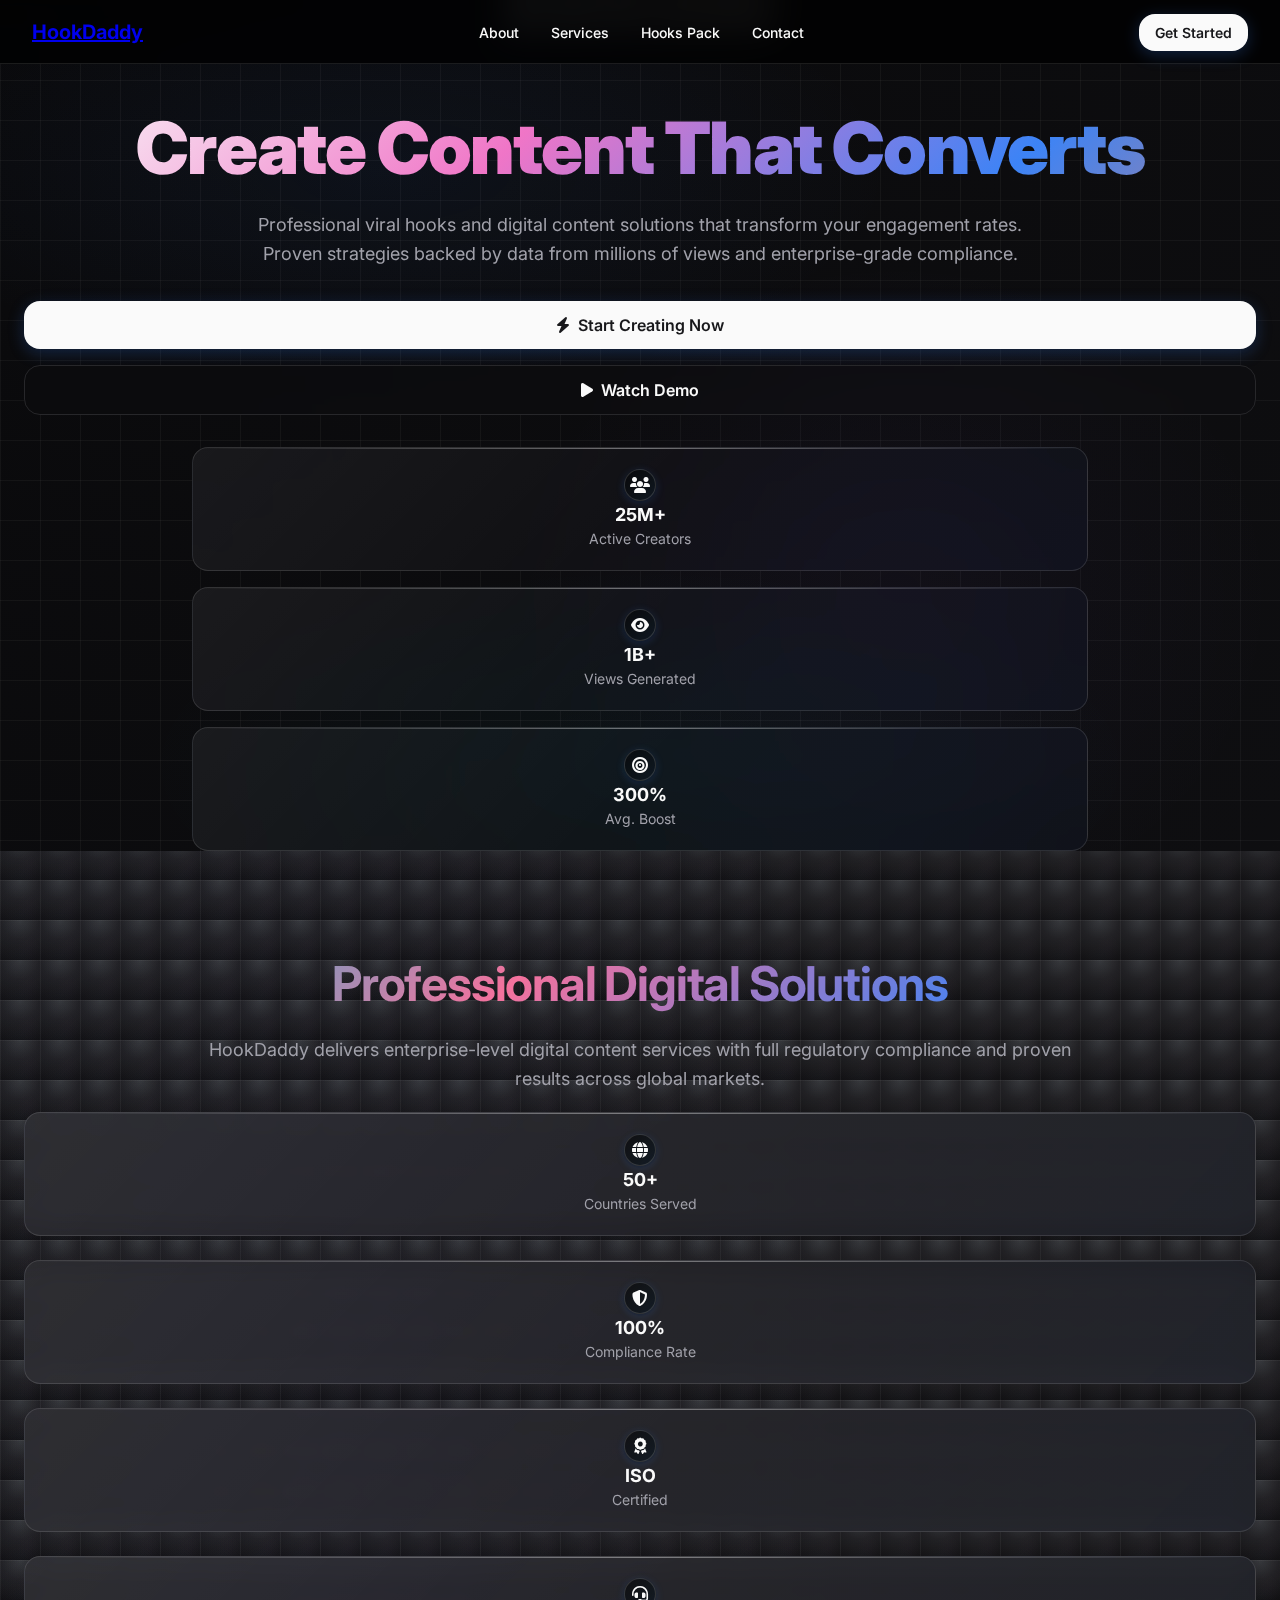
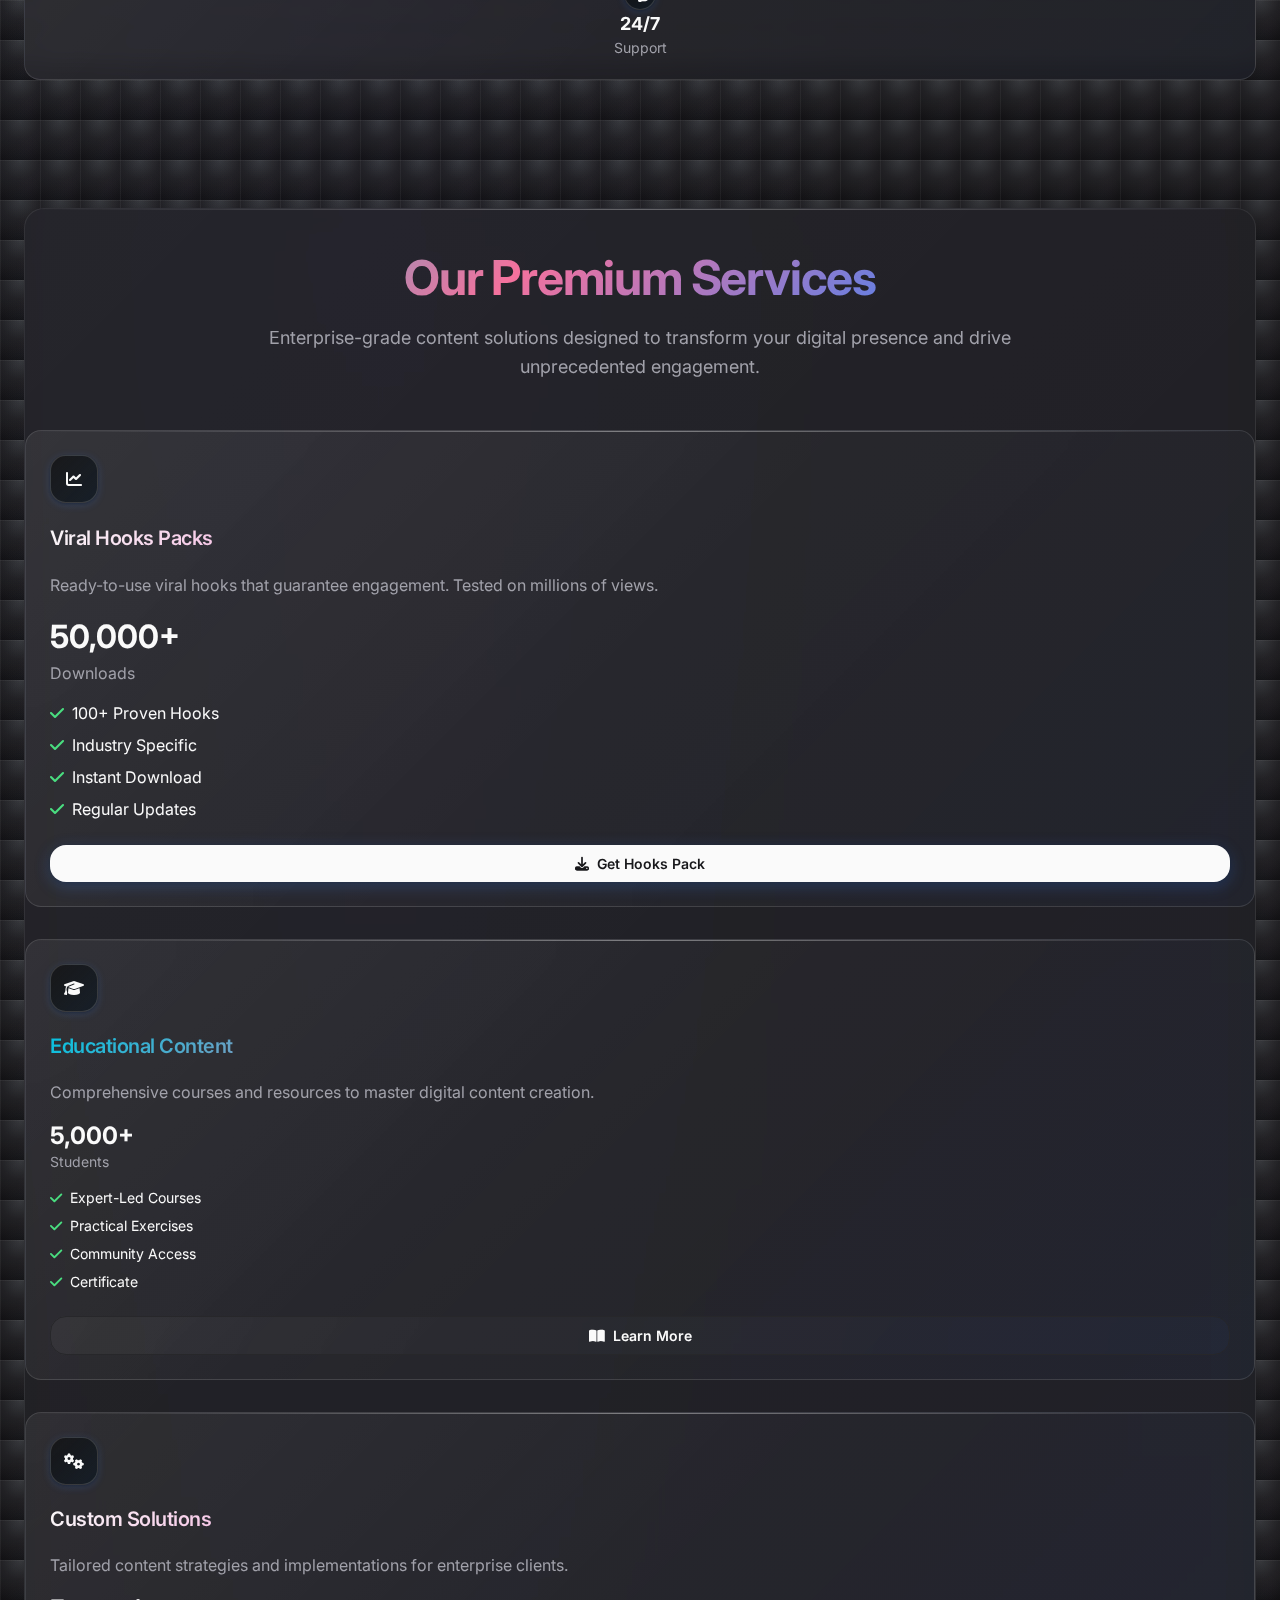
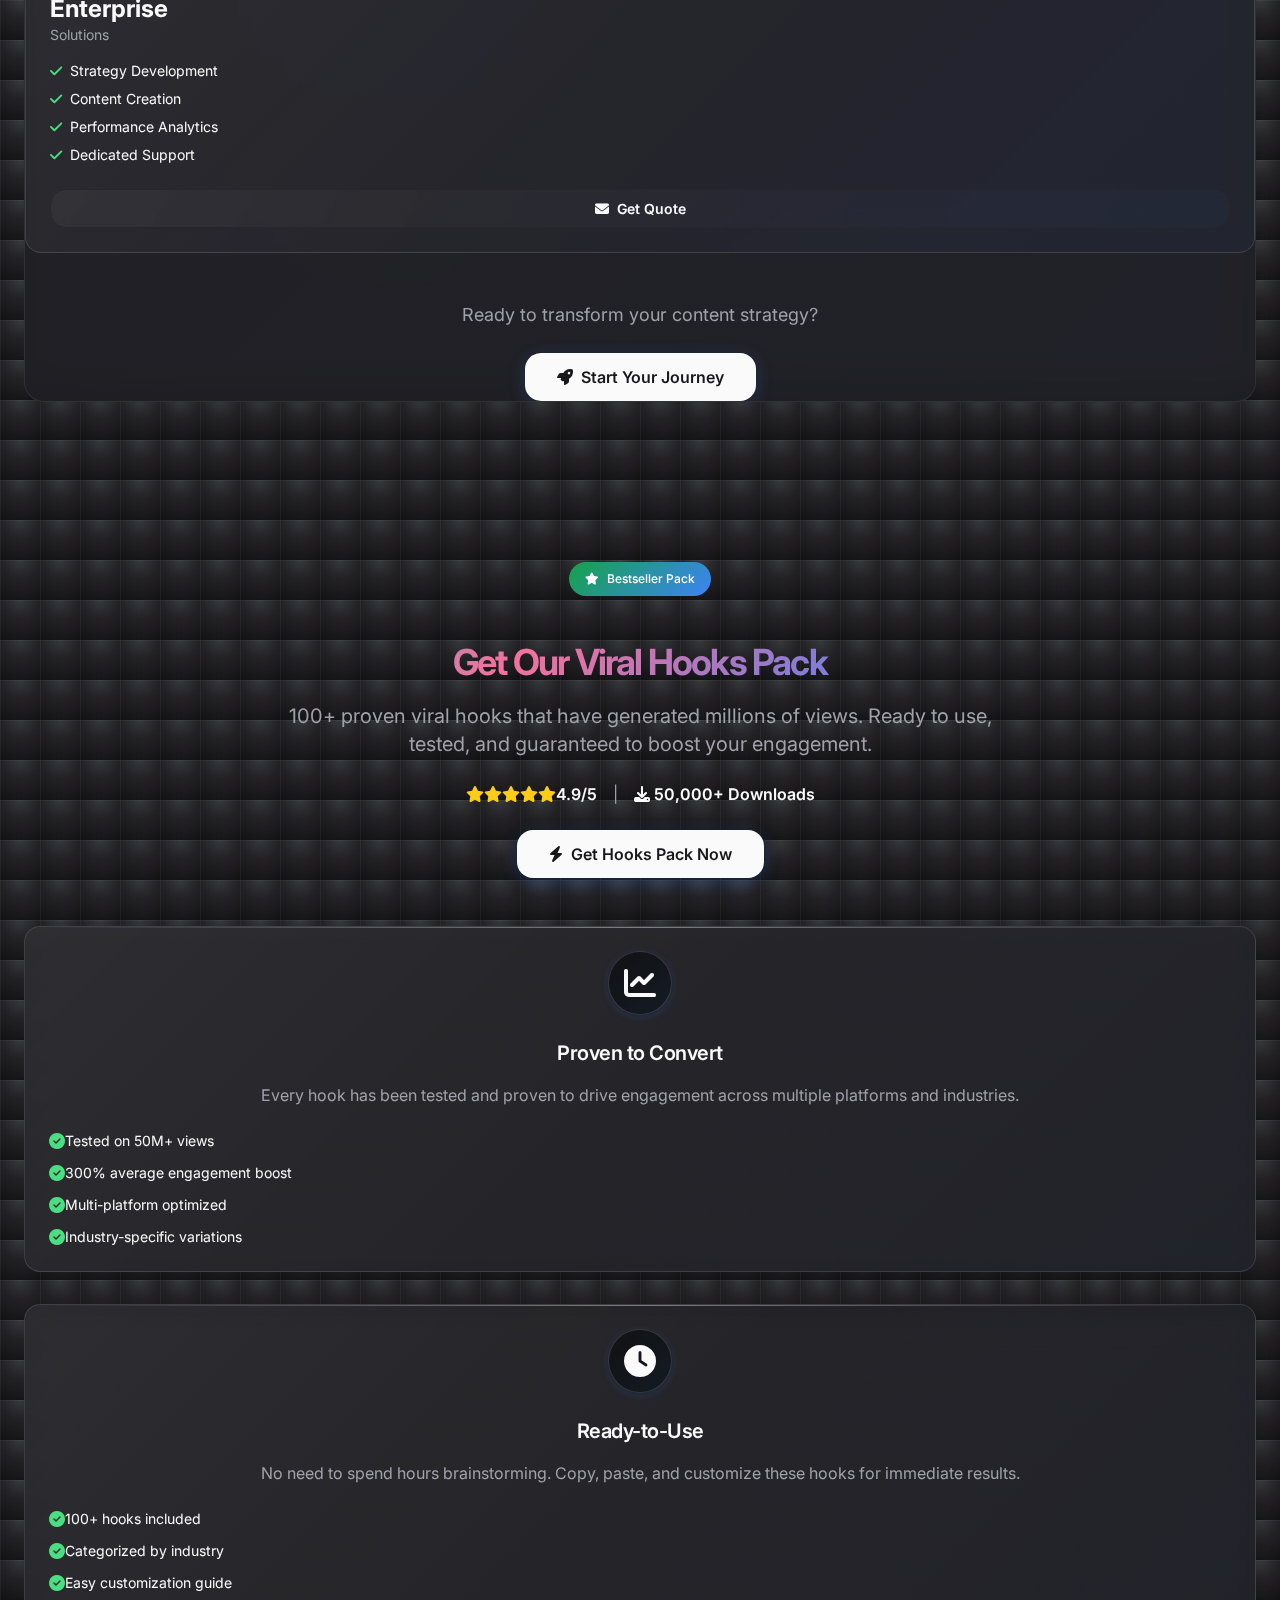
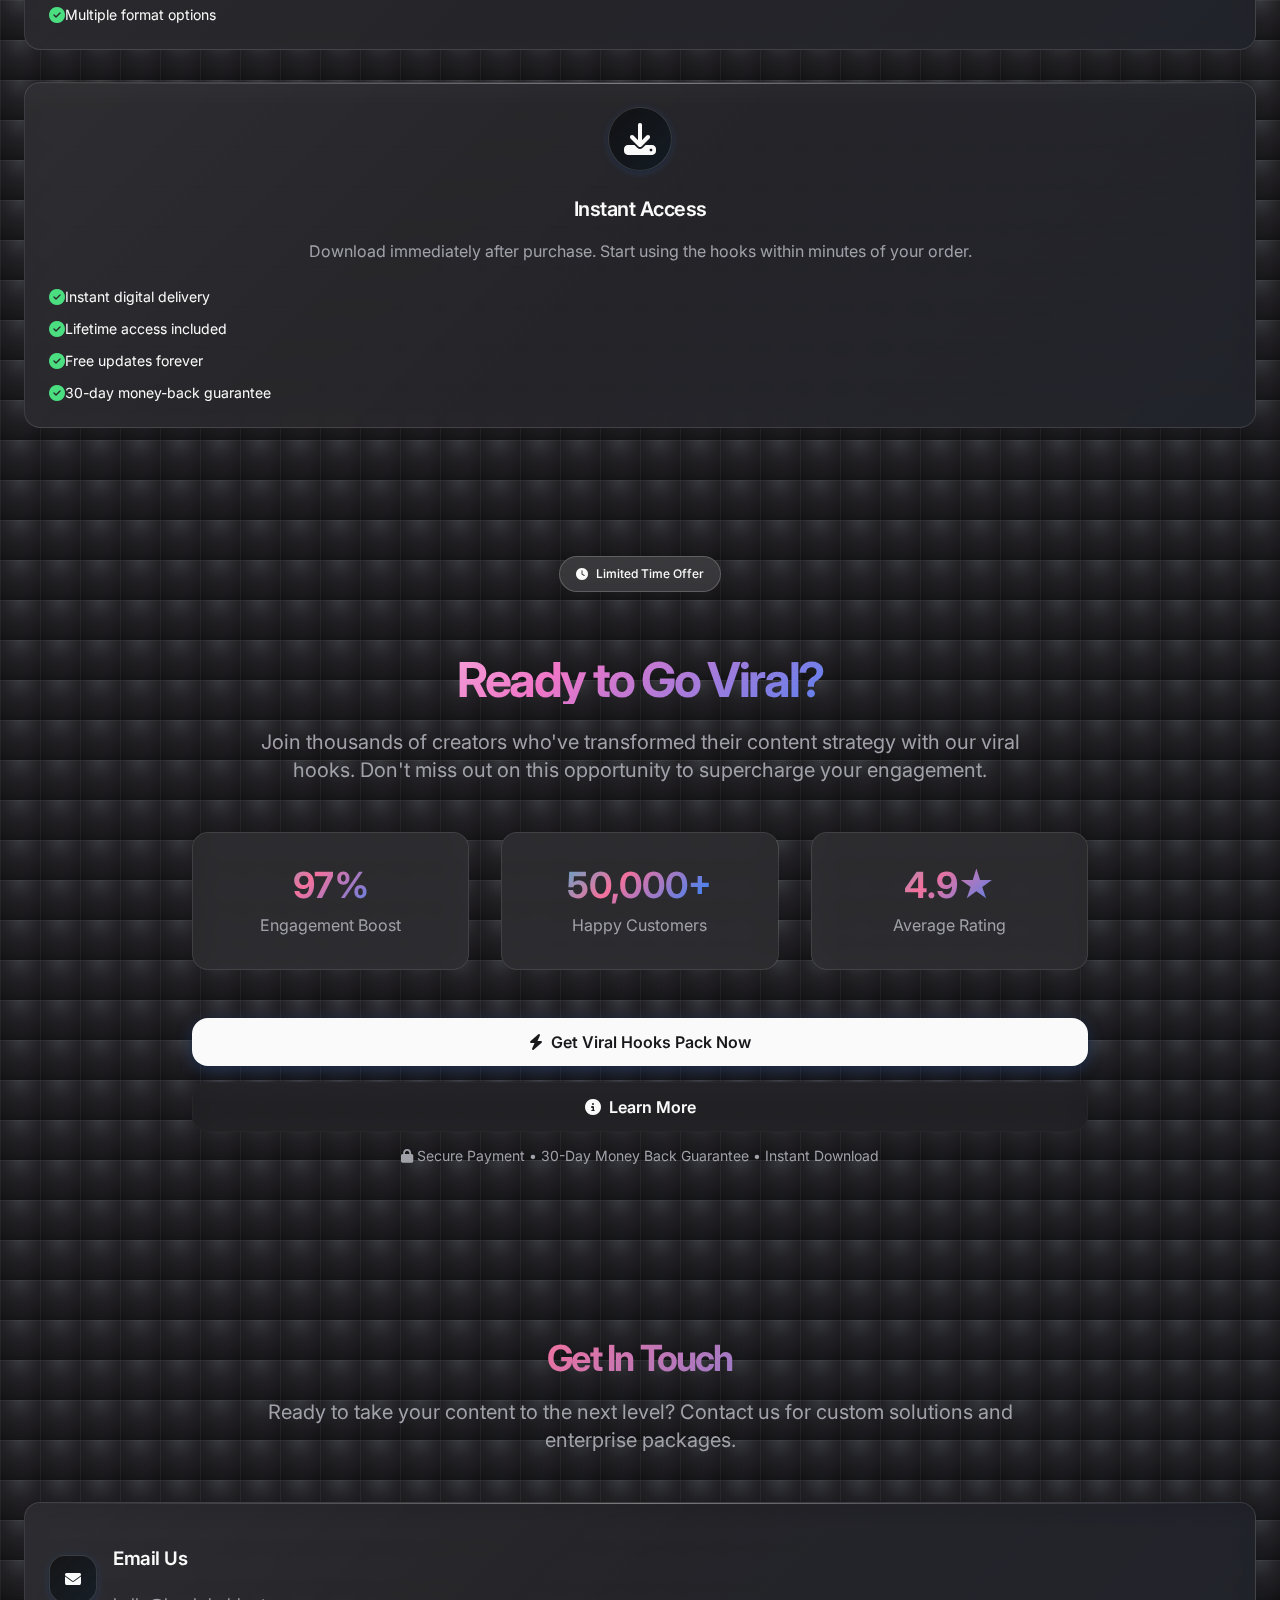
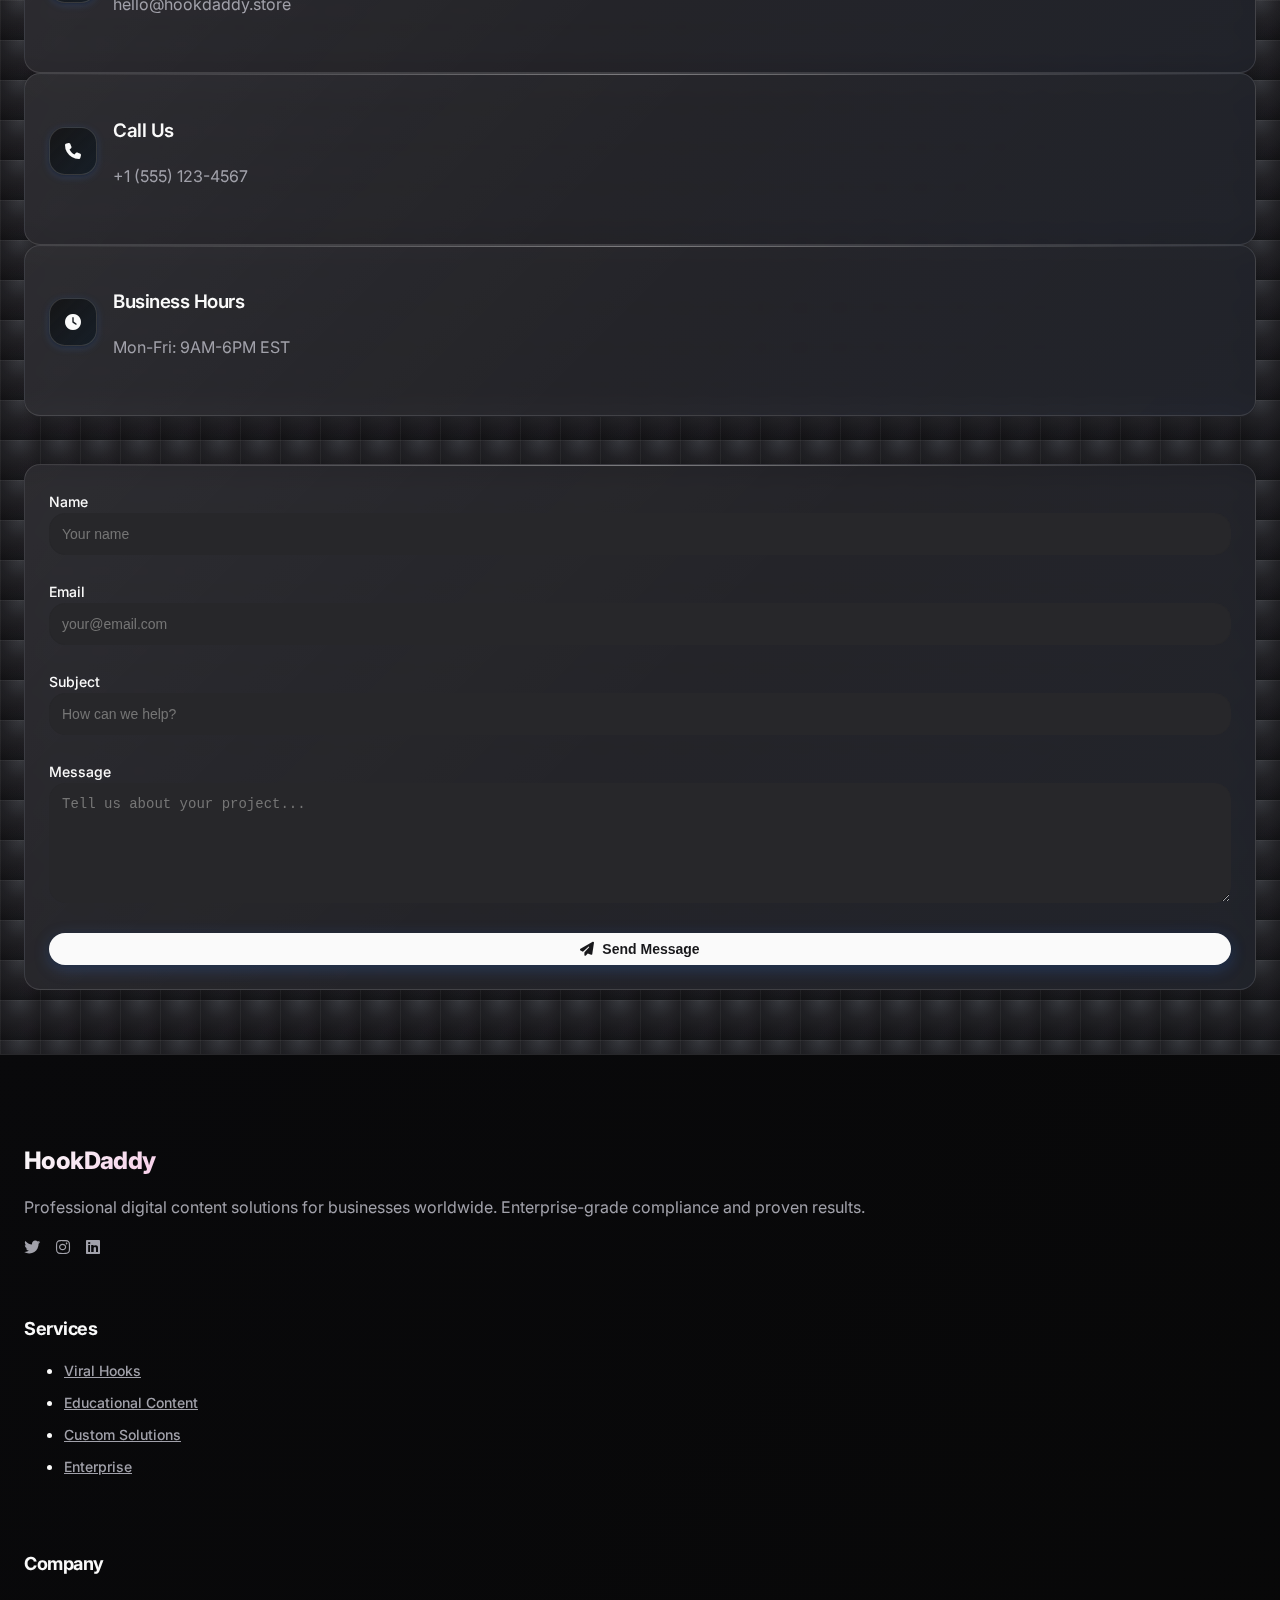
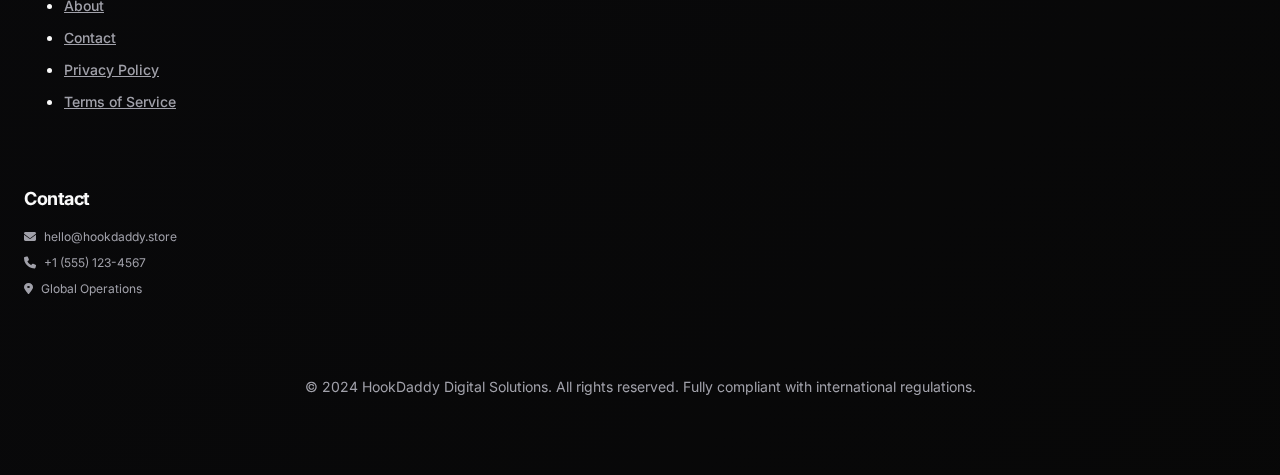
<file: hookdaddy-complete.html>
<!DOCTYPE html>
<html lang="en">
<head>
    <meta charset="UTF-8">
    <meta name="viewport" content="width=device-width, initial-scale=1.0">
    <title>HookDaddy - Professional Digital Content Solutions</title>
    <meta name="description" content="HookDaddy delivers enterprise-grade digital content services, viral marketing strategies and educational resources for businesses worldwide. Fully compliant with international standards.">
    <meta name="author" content="HookDaddy Digital Solutions">
    <meta name="keywords" content="digital content, viral marketing, business solutions, educational resources, content strategy, professional services">
    <link rel="canonical" href="https://hookdaddy.store/">

    <!-- Open Graph Meta Tags -->
    <meta property="og:title" content="HookDaddy - Professional Digital Content Solutions">
    <meta property="og:description" content="Enterprise-grade digital content services and viral marketing strategies for modern businesses. Fully compliant and professional.">
    <meta property="og:type" content="website">
    <meta property="og:url" content="https://hookdaddy.store/">
    <meta property="og:image" content="https://hookdaddy.store/og-image.jpg">

    <!-- Twitter Card Meta Tags -->
    <meta name="twitter:card" content="summary_large_image">
    <meta name="twitter:title" content="HookDaddy - Digital Content Solutions">
    <meta name="twitter:description" content="Professional digital content services for businesses worldwide">
    <meta name="twitter:image" content="https://hookdaddy.store/og-image.jpg">

    <!-- Fonts -->
    <link rel="preconnect" href="https://fonts.googleapis.com">
    <link rel="preconnect" href="https://fonts.gstatic.com" crossorigin>
    <link href="https://fonts.googleapis.com/css2?family=Inter:wght@300;400;500;600;700;800&family=JetBrains+Mono:wght@400;500;600&display=swap" rel="stylesheet">
    
    <!-- Font Awesome Icons -->
    <link rel="stylesheet" href="https://cdnjs.cloudflare.com/ajax/libs/font-awesome/6.4.0/css/all.min.css" crossorigin="anonymous">

    <style>
        :root {
            /* Premium Tesla/Apple-inspired theme - Warm Dark Mode */
            --background: 240 10% 3.9%;           
            --foreground: 0 0% 98%;               
            --card: 240 10% 3.9%;                 
            --card-foreground: 0 0% 98%;          
            --popover: 240 10% 3.9%;              
            --popover-foreground: 0 0% 98%;       
            --primary: 0 0% 98%;                  
            --primary-foreground: 240 5.9% 10%;   
            --secondary: 240 3.7% 15.9%;          
            --secondary-foreground: 0 0% 98%;     
            --muted: 240 3.7% 15.9%;              
            --muted-foreground: 240 5% 64.9%;     
            --accent: 217 91% 60%;                 
            --accent-foreground: 0 0% 98%;        
            --destructive: 0 84% 60%;              
            --destructive-foreground: 0 0% 98%;   
            --border: 240 3.7% 15.9%;             
            --input: 240 3.7% 15.9%;              
            --ring: 217 91% 60%;                  
            --radius: 16px;

            /* Premium Tesla color palette - Warmer tones */
            --tesla-blue: 217 91% 60%;
            --tesla-red: 0 84% 60%;
            --tesla-silver: 215 25% 27%;
            --tesla-electric: 188 95% 45%;
            --tesla-purple: 258 90% 66%;
            --success: 142 76% 36%;               
            --warning: 45 93% 47%;

            /* Enhanced background with warmer tones */
            --gradient-apple-ai: 
                radial-gradient(ellipse 80% 50% at 30% 20%, hsl(240 100% 70% / 0.015) 0%, transparent 50%),
                radial-gradient(ellipse 60% 80% at 70% 70%, hsl(280 90% 65% / 0.012) 0%, transparent 50%),
                radial-gradient(ellipse 100% 60% at 50% 90%, hsl(200 100% 60% / 0.01) 0%, transparent 40%),
                linear-gradient(125deg, hsl(240 100% 70% / 0.008) 0%, hsl(280 90% 65% / 0.006) 30%, hsl(320 80% 60% / 0.005) 60%, hsl(200 100% 60% / 0.007) 100%);
            --gradient-master: 
                var(--gradient-apple-ai),
                radial-gradient(ellipse 120% 120% at 50% 0%, hsl(240 10% 3.9% / 0.8) 0%, hsl(240 10% 3.9% / 0.9) 40%, hsl(240 10% 3.9% / 0.98) 100%),
                radial-gradient(circle at 20% 20%, hsl(217 91% 60% / 0.08) 0%, transparent 50%),
                radial-gradient(circle at 80% 80%, hsl(258 90% 66% / 0.06) 0%, transparent 50%),
                radial-gradient(circle at 60% 10%, hsl(188 100% 50% / 0.05) 0%, transparent 40%),
                radial-gradient(circle at 90% 30%, hsl(270 100% 70% / 0.04) 0%, transparent 60%),
                linear-gradient(135deg, hsl(217 91% 60% / 0.02) 0%, transparent 50%, hsl(258 90% 66% / 0.015) 100%);
            --grid-pattern: 
                linear-gradient(hsl(0 0% 98% / 0.05) 1px, transparent 1px),
                linear-gradient(90deg, hsl(0 0% 98% / 0.05) 1px, transparent 1px);
            --gradient-section: radial-gradient(ellipse 100% 60% at 50% 50%, hsl(217 91% 60% / 0.04) 0%, transparent 70%);
            --gradient-blue: linear-gradient(135deg, hsl(217 91% 60%) 0%, hsl(258 90% 66%) 100%);
            --gradient-electric: linear-gradient(135deg, hsl(188 100% 50%) 0%, hsl(217 91% 60%) 100%);
            --gradient-success: linear-gradient(135deg, hsl(142 76% 36%) 0%, hsl(217 91% 60%) 100%);
            
            /* Warmer glass effects */
            --gradient-glass-subtle: linear-gradient(135deg, rgba(255,255,255,0.08) 0%, rgba(255,255,255,0.03) 100%);
            --gradient-glass-medium: linear-gradient(135deg, rgba(255,255,255,0.12) 0%, rgba(255,255,255,0.05) 100%);
            --gradient-glass-strong: linear-gradient(135deg, rgba(0,0,0,0.6) 0%, rgba(15,25,35,0.8) 100%);
            --gradient-card-bg: linear-gradient(135deg, rgba(240,244,248,0.03) 0%, rgba(15,25,35,0.8) 100%);
            
            /* Warmer shadows */
            --shadow-glass: 0 1px 3px rgba(0, 0, 0, 0.7), 0 8px 32px rgba(0, 0, 0, 0.4), inset 0 1px 0 rgba(255,255,255,0.1);
            --shadow-webapp: 0 8px 30px rgba(0, 0, 0, 0.8), 0 2px 12px rgba(59, 130, 246, 0.15);
            --shadow-elevated: 0 12px 24px rgba(0, 0, 0, 0.6), 0 4px 16px rgba(59, 130, 246, 0.1);
            --shadow-intense: 0 20px 40px rgba(0, 0, 0, 0.9), 0 8px 32px rgba(59, 130, 246, 0.15);
            --shadow-button: 0 4px 16px rgba(59, 130, 246, 0.25), 0 1px 4px rgba(0, 0, 0, 0.3);
            --shadow-icon: 0 2px 8px rgba(59, 130, 246, 0.2), 0 1px 3px rgba(0, 0, 0, 0.4);
        }

        *, ::before, ::after {
            box-sizing: border-box;
            border-width: 0;
            border-style: solid;
            border-color: hsl(var(--border));
        }

        html {
            line-height: 1.5;
            -webkit-text-size-adjust: 100%;
            scroll-behavior: smooth;
        }

        body {
            margin: 0;
            line-height: inherit;
            background-color: hsl(var(--background));
            color: hsl(var(--foreground));
            font-family: 'Inter', -apple-system, BlinkMacSystemFont, 'Segoe UI', Roboto, sans-serif;
            font-feature-settings: "rlig" 1, "calt" 1;
            -webkit-font-smoothing: antialiased;
            -moz-osx-font-smoothing: grayscale;
        }

        h1, h2, h3, h4, h5, h6 {
            font-family: 'Inter', sans-serif;
            font-weight: 700;
            letter-spacing: -0.025em;
        }

        /* Enhanced Apple-style background with animated grid */
        .master-bg {
            background: 
                var(--grid-pattern),
                var(--gradient-master);
            background-size: 
                40px 40px,
                40px 40px, 
                100% 100%;
            background-position: 0 0, 0 0, 0 0;
            position: relative;
            overflow: hidden;
            animation: grid-move 20s linear infinite;
            min-height: 100vh;
        }

        @keyframes grid-move {
            0% { background-position: 0 0, 0 0, 0 0; }
            100% { background-position: 40px 40px, 40px 40px, 0 0; }
        }
        
        .master-bg > * {
            position: relative;
            z-index: 2;
        }

        /* Layout utilities */
        .relative { position: relative; }
        .fixed { position: fixed; }
        .absolute { position: absolute; }
        .container { width: 100%; max-width: 1400px; margin: 0 auto; padding: 0 2rem; }
        .section-padding { padding-top: 4rem; padding-bottom: 4rem; }
        .flex { display: flex; }
        .inline-flex { display: inline-flex; }
        .grid { display: grid; }
        .hidden { display: none; }
        .items-center { align-items: center; }
        .justify-center { justify-content: center; }
        .justify-between { justify-content: space-between; }
        .text-center { text-align: center; }
        .text-left { text-align: left; }
        .flex-col { flex-direction: column; }

        /* Grid templates */
        .grid-cols-1 { grid-template-columns: repeat(1, minmax(0, 1fr)); }
        .grid-cols-2 { grid-template-columns: repeat(2, minmax(0, 1fr)); }
        .grid-cols-3 { grid-template-columns: repeat(3, minmax(0, 1fr)); }
        .grid-cols-4 { grid-template-columns: repeat(4, minmax(0, 1fr)); }

        /* Spacing */
        .gap-2 { gap: 0.5rem; }
        .gap-4 { gap: 1rem; }
        .gap-6 { gap: 1.5rem; }
        .gap-8 { gap: 2rem; }
        .gap-12 { gap: 3rem; }

        .space-y-2 > * + * { margin-top: 0.5rem; }
        .space-y-3 > * + * { margin-top: 0.75rem; }
        .space-y-4 > * + * { margin-top: 1rem; }
        .space-y-6 > * + * { margin-top: 1.5rem; }

        .p-6 { padding: 1.5rem; }
        .px-6 { padding-left: 1.5rem; padding-right: 1.5rem; }
        .py-16 { padding-top: 4rem; padding-bottom: 4rem; }
        .py-24 { padding-top: 6rem; padding-bottom: 6rem; }
        .pt-20 { padding-top: 5rem; }
        .pt-8 { padding-top: 2rem; }

        .mb-2 { margin-bottom: 0.5rem; }
        .mb-4 { margin-bottom: 1rem; }
        .mb-6 { margin-bottom: 1.5rem; }
        .mb-8 { margin-bottom: 2rem; }
        .mb-12 { margin-bottom: 3rem; }
        .mt-4 { margin-top: 1rem; }
        .mt-8 { margin-top: 2rem; }
        .mx-auto { margin-left: auto; margin-right: auto; }

        /* Sizing */
        .w-2 { width: 0.5rem; }
        .w-4 { width: 1rem; }
        .w-5 { width: 1.25rem; }
        .w-6 { width: 1.5rem; }
        .w-8 { width: 2rem; }
        .w-12 { width: 3rem; }
        .w-16 { width: 4rem; }
        .w-full { width: 100%; }
        .h-2 { height: 0.5rem; }
        .h-4 { height: 1rem; }
        .h-5 { height: 1.25rem; }
        .h-6 { height: 1.5rem; }
        .h-8 { height: 2rem; }
        .h-12 { height: 3rem; }
        .h-16 { height: 4rem; }

        .max-w-3xl { max-width: 48rem; }
        .max-w-4xl { max-width: 56rem; }
        .max-w-6xl { max-width: 72rem; }
        .max-w-7xl { max-width: 80rem; }

        /* Typography - Mobile First Responsive - Fixed */
        .text-xs { font-size: 0.75rem; line-height: 1rem; }
        .text-sm { font-size: 0.875rem; line-height: 1.25rem; }
        .text-base { font-size: 1rem; line-height: 1.5rem; }
        .text-lg { font-size: 1.125rem; line-height: 1.75rem; }
        .text-xl { font-size: 1.25rem; line-height: 1.75rem; }
        .text-2xl { font-size: 1.5rem; line-height: 2rem; }
        .text-3xl { font-size: 1.875rem; line-height: 2.25rem; }
        .text-4xl { font-size: 2.25rem; line-height: 2.5rem; }
        .text-5xl { font-size: 3rem; line-height: 1; }
        .text-6xl { font-size: 3.75rem; line-height: 1; }
        .text-7xl { font-size: 4.5rem; line-height: 1; }
        .text-8xl { font-size: 6rem; line-height: 1; }

        /* Responsive Typography Classes - Mobile First */
        .footer-brand-title { 
            font-size: 1.125rem; /* 18px mobile */
            font-weight: 800; 
        }
        .footer-section-title { 
            font-size: 1rem; /* 16px mobile */
            font-weight: 700; 
        }
        .footer-link { 
            font-size: 0.875rem; /* 14px mobile */
            font-weight: 500; 
        }
        .footer-description { 
            font-size: 0.875rem; /* 14px mobile */
            line-height: 1.5; 
        }
        .footer-copyright { 
            font-size: 0.875rem; /* 14px mobile */
        }
        .footer-small { 
            font-size: 0.75rem; /* 12px mobile */
        }

        @media (min-width: 640px) {
            .footer-brand-title { font-size: 1.5rem; } /* 24px tablet+ */
            .footer-section-title { font-size: 1.125rem; } /* 18px tablet+ */
            .footer-link { font-size: 0.875rem; } /* 14px tablet+ */
            .footer-description { font-size: 1rem; } /* 16px tablet+ */
            .footer-copyright { font-size: 0.875rem; } /* 14px tablet+ */
            .footer-small { font-size: 0.75rem; } /* 12px tablet+ */
        }

        .font-medium { font-weight: 500; }
        .font-semibold { font-weight: 600; }
        .font-bold { font-weight: 700; }
        .font-black { font-weight: 900; }

        .leading-tight { line-height: 1.25; }
        .leading-none { line-height: 1; }
        .tracking-tighter { letter-spacing: -0.05em; }

        /* Colors */
        .text-muted-foreground { color: hsl(var(--muted-foreground)); }
        .text-primary { color: hsl(var(--primary)); }
        .text-green-400 { color: #4ade80; }
        .text-yellow-400 { color: #facc15; }
        .bg-green-400 { background-color: #4ade80; }

        /* Tesla gradients with vibrant multi-colors and animation */
        .text-gradient {
            background: linear-gradient(135deg, 
                hsl(var(--primary)), 
                hsl(320, 80%, 70%), 
                hsl(var(--tesla-blue)), 
                hsl(15, 85%, 65%), 
                hsl(280, 90%, 75%), 
                hsl(var(--primary)));
            -webkit-background-clip: text;
            -webkit-text-fill-color: transparent;
            background-clip: text;
            background-size: 200% 200%;
            animation: gradient-shift 4s ease-in-out infinite;
        }

        .text-electric {
            background: linear-gradient(135deg, 
                hsl(var(--tesla-electric)), 
                hsl(340, 85%, 70%), 
                hsl(var(--tesla-blue)), 
                hsl(25, 90%, 65%), 
                hsl(var(--tesla-purple)), 
                hsl(200, 100%, 75%));
            -webkit-background-clip: text;
            -webkit-text-fill-color: transparent;
            background-clip: text;
            background-size: 200% 200%;
            animation: gradient-shift 4s ease-in-out infinite reverse;
        }

        @keyframes gradient-shift {
            0%, 100% { background-position: 0% 50%; }
            50% { background-position: 100% 50%; }
        }

        /* Border radius */
        .rounded-lg { border-radius: var(--radius); }
        .rounded-full { border-radius: 9999px; }

        /* Header */
        .header {
            position: fixed;
            top: 0;
            left: 0;
            right: 0;
            z-index: 50;
            height: 4rem;
            backdrop-filter: blur(16px) saturate(180%);
            background: rgba(0, 0, 0, 0.8);
            border-bottom: 1px solid rgba(255, 255, 255, 0.1);
            transition: all 0.3s cubic-bezier(0.4, 0, 0.2, 1);
        }

        .nav-links {
            display: flex;
            gap: 2rem;
            list-style: none;
            margin: 0;
            padding: 0;
        }

        .nav-links a {
            color: hsl(var(--foreground));
            text-decoration: none;
            font-weight: 500;
            font-size: 0.875rem;
            transition: all 0.3s cubic-bezier(0.4, 0, 0.2, 1);
        }

        .nav-links a:hover {
            color: hsl(var(--tesla-blue));
        }

        /* Enhanced Apple-style glass effects */
        .glass-effect {
            backdrop-filter: blur(24px) saturate(180%);
            background: var(--gradient-glass-medium);
            border: 1px solid rgba(255, 255, 255, 0.15);
            box-shadow: var(--shadow-glass);
            transition: all 0.4s cubic-bezier(0.4, 0, 0.2, 1);
        }

        .glass-effect:hover {
            background: var(--gradient-glass-subtle);
            border-color: rgba(255, 255, 255, 0.25);
            transform: translateY(-2px);
            box-shadow: var(--shadow-elevated);
        }

        /* Section glass backgrounds */
        .section-glass {
            backdrop-filter: blur(20px) saturate(150%);
            background: linear-gradient(135deg, 
                rgba(255, 255, 255, 0.02) 0%, 
                rgba(255, 255, 255, 0.005) 50%, 
                rgba(59, 130, 246, 0.015) 100%);
            border: 1px solid rgba(255, 255, 255, 0.08);
            border-radius: 20px;
            position: relative;
            overflow: hidden;
        }

        .section-glass::before {
            content: '';
            position: absolute;
            top: 0;
            left: 0;
            right: 0;
            height: 1px;
            background: linear-gradient(90deg, 
                transparent 0%, 
                rgba(255, 255, 255, 0.3) 50%, 
                transparent 100%);
        }

        /* Widget glass effects */
        .widget-glass {
            backdrop-filter: blur(16px) saturate(140%);
            background: linear-gradient(135deg, 
                rgba(255, 255, 255, 0.06) 0%, 
                rgba(255, 255, 255, 0.02) 50%, 
                rgba(59, 130, 246, 0.03) 100%);
            border: 1px solid rgba(255, 255, 255, 0.12);
            border-radius: 16px;
            transition: all 0.3s cubic-bezier(0.4, 0, 0.2, 1);
            position: relative;
            overflow: hidden;
        }

        .widget-glass::before {
            content: '';
            position: absolute;
            top: 0;
            left: 0;
            right: 0;
            height: 1px;
            background: linear-gradient(90deg, 
                transparent 0%, 
                rgba(255, 255, 255, 0.4) 50%, 
                transparent 100%);
        }

        .widget-glass:hover {
            transform: translateY(-3px) scale(1.02);
            background: linear-gradient(135deg, 
                rgba(255, 255, 255, 0.08) 0%, 
                rgba(255, 255, 255, 0.03) 50%, 
                rgba(59, 130, 246, 0.05) 100%);
            border-color: rgba(59, 130, 246, 0.2);
            box-shadow: 
                0 20px 40px rgba(0, 0, 0, 0.3),
                0 8px 32px rgba(59, 130, 246, 0.1),
                inset 0 1px 0 rgba(255, 255, 255, 0.15);
        }

        /* Floating glass orbs */
        .floating-orb {
            position: absolute;
            border-radius: 50%;
            backdrop-filter: blur(40px);
            pointer-events: none;
            z-index: 1;
        }

        .orb-1 {
            width: 200px;
            height: 200px;
            background: radial-gradient(circle, rgba(59, 130, 246, 0.1) 0%, transparent 70%);
            top: 10%;
            right: 10%;
            animation: float 20s infinite ease-in-out;
        }

        .orb-2 {
            width: 150px;
            height: 150px;
            background: radial-gradient(circle, rgba(139, 92, 246, 0.08) 0%, transparent 70%);
            bottom: 20%;
            left: 15%;
            animation: float 25s infinite ease-in-out reverse;
        }

        .orb-3 {
            width: 100px;
            height: 100px;
            background: radial-gradient(circle, rgba(6, 182, 212, 0.06) 0%, transparent 70%);
            top: 50%;
            left: 5%;
            animation: float 30s infinite ease-in-out;
        }

        @keyframes float {
            0%, 100% { transform: translateY(0px) translateX(0px) scale(1); }
            25% { transform: translateY(-20px) translateX(10px) scale(1.05); }
            50% { transform: translateY(0px) translateX(20px) scale(0.95); }
            75% { transform: translateY(20px) translateX(-10px) scale(1.02); }
        }

        /* Tesla Hero Gradient - Warmer and more sophisticated */
        .tesla-hero-gradient {
            background: 
                linear-gradient(to right, rgba(255,255,255,0.04) 1px, transparent 1px),
                linear-gradient(to bottom, rgba(255,255,255,0.04) 1px, transparent 1px),
                radial-gradient(ellipse 80% 50% at 30% 20%, hsl(217 91% 60% / 0.06) 0%, transparent 50%),
                radial-gradient(ellipse 60% 80% at 70% 70%, hsl(258 90% 66% / 0.04) 0%, transparent 50%),
                radial-gradient(ellipse 100% 60% at 50% 90%, hsl(188 100% 50% / 0.03) 0%, transparent 40%),
                linear-gradient(135deg, hsl(240 10% 3.9% / 0.98) 0%, hsl(240 8% 6% / 1) 100%);
            background-size: 
                40px 40px,
                40px 40px,
                100% 100%,
                100% 100%,
                100% 100%,
                100% 100%;
            color: hsl(var(--primary));
        }

        /* Webapp-style card backgrounds */
        .card-bg {
            background: var(--gradient-card-bg);
            box-shadow: var(--shadow-webapp);
            border: 1px solid rgba(255, 255, 255, 0.08);
            backdrop-filter: blur(20px);
            border-radius: var(--radius);
            padding: 1.5rem;
            transition: all 0.5s cubic-bezier(0.4, 0, 0.2, 1);
        }

        .card-bg:hover {
            box-shadow: var(--shadow-intense);
            transform: translateY(-2px) scale(1.01);
            border-color: rgba(59, 130, 246, 0.2);
        }

        /* Refined icon containers */
        .icon-container {
            background: var(--gradient-glass-strong);
            box-shadow: var(--shadow-icon);
            border: 1px solid rgba(255, 255, 255, 0.15);
            backdrop-filter: blur(16px);
        }

        /* Button styles */
        .btn {
            display: inline-flex;
            align-items: center;
            justify-content: center;
            gap: 0.5rem;
            white-space: nowrap;
            border-radius: var(--radius);
            font-size: 0.875rem;
            font-weight: 600;
            text-decoration: none;
            cursor: pointer;
            border: none;
            transition: all 0.3s cubic-bezier(0.4, 0, 0.2, 1);
            padding: 0.5rem 1rem;
            position: relative;
            overflow: hidden;
        }

        .btn::before {
            content: '';
            position: absolute;
            inset: 0;
            background: linear-gradient(135deg, rgba(255,255,255,0.1) 0%, rgba(255,255,255,0.05) 100%);
            transform: translateX(-100%);
            transition: transform 0.6s cubic-bezier(0.4, 0, 0.2, 1);
        }

        .btn:hover::before {
            transform: translateX(100%);
        }

        .btn-primary {
            background: hsl(var(--primary));
            color: hsl(var(--primary-foreground));
            box-shadow: var(--shadow-button);
        }

        .btn-primary:hover {
            transform: translateY(-3px) scale(1.05);
            box-shadow: var(--shadow-intense);
        }

        .btn-secondary {
            background: transparent;
            border: 1px solid hsl(var(--border));
            color: hsl(var(--foreground));
            backdrop-filter: blur(16px);
        }

        .btn-secondary:hover {
            background: rgba(255, 255, 255, 0.1);
            border-color: hsl(var(--tesla-blue));
            transform: translateY(-2px);
        }

        .btn-lg {
            padding: 0.75rem 2rem;
            font-size: 1rem;
        }

        .btn-sm {
            padding: 0.5rem 0.75rem;
            font-size: 0.875rem;
        }

        /* Badge styles */
        .badge {
            display: inline-flex;
            align-items: center;
            gap: 0.5rem;
            padding: 0.5rem 1rem;
            backdrop-filter: blur(16px);
            background: rgba(255, 255, 255, 0.1);
            border: 1px solid rgba(255, 255, 255, 0.2);
            border-radius: 9999px;
            font-size: 0.75rem;
            font-weight: 500;
            color: hsl(var(--foreground));
        }

        .badge-success {
            background: var(--gradient-success);
            color: white;
            border: none;
        }

        /* Mobile menu */
        .mobile-menu {
            position: fixed;
            top: 0;
            left: -100%;
            width: 100%;
            height: 100vh;
            background: rgba(0, 0, 0, 0.95);
            backdrop-filter: blur(20px);
            padding: 2rem;
            transition: left 0.3s cubic-bezier(0.4, 0, 0.2, 1);
            z-index: 40;
        }

        .mobile-menu.active {
            left: 0;
        }

        .mobile-menu-toggle {
            display: none;
            flex-direction: column;
            gap: 4px;
            cursor: pointer;
            padding: 8px;
        }

        .mobile-menu-toggle span {
            width: 20px;
            height: 2px;
            background: hsl(var(--foreground));
            transition: all 0.3s cubic-bezier(0.4, 0, 0.2, 1);
            border-radius: 1px;
        }

        /* Animations */
        @keyframes float {
            0%, 100% { transform: translateY(0px) rotate(0deg) scale(1); }
            33% { transform: translateY(-15px) rotate(2deg) scale(1.05); }
            66% { transform: translateY(-25px) rotate(-1deg) scale(0.95); }
        }

        .float-animation {
            animation: float 8s ease-in-out infinite;
        }

        .float-delayed {
            animation: float 8s ease-in-out infinite 2s;
        }

        /* Enhanced floating background orbs */
        .bg-orb {
            position: absolute;
            border-radius: 50%;
            background: radial-gradient(circle, hsl(var(--tesla-blue) / 0.15) 0%, transparent 70%);
            filter: blur(40px);
            animation: float 12s ease-in-out infinite;
            opacity: 0.6;
        }

        .bg-orb-secondary {
            position: absolute;
            border-radius: 50%;
            background: radial-gradient(circle, hsl(var(--tesla-electric) / 0.12) 0%, transparent 70%);
            filter: blur(35px);
            animation: float 15s ease-in-out infinite reverse;
            opacity: 0.4;
        }

        .bg-orb-tertiary {
            position: absolute;
            border-radius: 50%;
            background: radial-gradient(circle, hsl(var(--tesla-purple) / 0.08) 0%, transparent 70%);
            filter: blur(50px);
            animation: float 18s ease-in-out infinite;
            opacity: 0.3;
        }

        /* Stats grid */
        .stats-grid {
            display: grid;
            grid-template-columns: repeat(auto-fit, minmax(250px, 1fr));
            gap: 2rem;
            margin-top: 3rem;
        }

        .stat-item {
            text-align: center;
            padding: 2rem 1.5rem;
            backdrop-filter: blur(16px);
            background: rgba(255, 255, 255, 0.05);
            border: 1px solid rgba(255, 255, 255, 0.1);
            border-radius: var(--radius);
            transition: all 0.3s cubic-bezier(0.4, 0, 0.2, 1);
        }

        .stat-item:hover {
            transform: translateY(-2px);
            border-color: hsl(var(--tesla-blue) / 0.3);
            background: rgba(255, 255, 255, 0.08);
        }

        /* Form styles */
        .form-input, .form-textarea {
            width: 100%;
            padding: 0.75rem;
            background: hsl(var(--input));
            border: 1px solid hsl(var(--border));
            border-radius: var(--radius);
            color: hsl(var(--foreground));
            font-size: 0.875rem;
            transition: all 0.2s cubic-bezier(0.4, 0, 0.2, 1);
        }

        .form-input:focus, .form-textarea:focus {
            outline: none;
            border-color: hsl(var(--tesla-blue));
            box-shadow: 0 0 0 2px hsl(var(--tesla-blue) / 0.2);
        }

        .form-textarea {
            resize: vertical;
            min-height: 120px;
        }

        /* Footer */
        .footer {
            background: linear-gradient(135deg, 
                hsl(var(--background)) 0%, 
                hsl(0 0% 3%) 100%
            );
            border-top: 1px solid hsl(var(--border));
        }

        /* Mobile Menu Styling */
        .mobile-menu-toggle {
            display: none;
            flex-direction: column;
            cursor: pointer;
            padding: 0.5rem;
            gap: 0.25rem;
        }

        .mobile-menu-toggle span {
            width: 1.5rem;
            height: 2px;
            background: hsl(var(--foreground));
            transition: all 0.3s ease;
        }

        .mobile-menu {
            position: fixed;
            top: 0;
            right: -100%;
            width: 280px;
            height: 100vh;
            background: rgba(0, 0, 0, 0.95);
            backdrop-filter: blur(20px);
            padding: 2rem;
            transition: right 0.3s ease;
            z-index: 100;
        }

        .mobile-menu.active {
            right: 0;
        }

        /* Responsive Design - Fixed Mobile Fonts */
        @media (max-width: 767px) {
            .nav-links { display: none; }
            .mobile-menu-toggle { display: flex; }
            .grid-cols-3 { grid-template-columns: 1fr; }
            .grid-cols-2 { grid-template-columns: 1fr; }
            .grid-cols-4 { grid-template-columns: 1fr; }
            
            /* Fixed mobile font sizes - much smaller */
            .text-6xl { font-size: 2rem; }        
            .text-5xl { font-size: 1.75rem; }     
            .text-4xl { font-size: 1.5rem; }      
            .text-7xl { font-size: 2.25rem; }     
            .text-8xl { font-size: 2.5rem; }      
            
            .section-padding { padding-top: 3rem; padding-bottom: 3rem; }
            .py-16 { padding-top: 3rem; padding-bottom: 3rem; }
            .py-24 { padding-top: 4rem; padding-bottom: 4rem; }
            .stats-grid { grid-template-columns: 1fr; gap: 1rem; }
            .container { padding: 0 1rem; }
            
            /* Header mobile fix */
            .header .font-bold { font-size: 1.125rem; } 
        }

        @media (min-width: 768px) {
            .md\\:grid-cols-2 { grid-template-columns: repeat(2, minmax(0, 1fr)); }
            .md\\:grid-cols-3 { grid-template-columns: repeat(3, minmax(0, 1fr)); }
            .md\\:grid-cols-4 { grid-template-columns: repeat(4, minmax(0, 1fr)); }
            .md\\:col-span-2 { grid-column: span 2 / span 2; }
            .md\\:flex-row { flex-direction: row; }
            .md\\:mt-0 { margin-top: 0; }
            .md\\:text-7xl { font-size: 4.5rem; }
            .md\\:py-24 { padding-top: 6rem; padding-bottom: 6rem; }
            .md\\:inline-flex { display: inline-flex; }
        }

        @media (min-width: 1024px) {
            .lg\\:grid-cols-2 { grid-template-columns: repeat(2, minmax(0, 1fr)); }
            .lg\\:grid-cols-3 { grid-template-columns: repeat(3, minmax(0, 1fr)); }
            .lg\\:grid-cols-4 { grid-template-columns: repeat(4, minmax(0, 1fr)); }
            .lg\\:py-32 { padding-top: 8rem; padding-bottom: 8rem; }
        }

        @media (min-width: 1280px) {
            .xl\\:text-8xl { font-size: 6rem; }
            .xl\\:px-12 { padding-left: 3rem; padding-right: 3rem; }
        }

        /* Hero text styling - Fixed for mobile */
        .hero-text {
            font-size: 1.875rem; /* 30px mobile - much smaller */
            font-weight: 900;
            line-height: 1.1;
            letter-spacing: -0.025em;
        }

        @media (min-width: 640px) {
            .hero-text { font-size: 2.25rem; } 
        }

        @media (min-width: 768px) {
            .hero-text { font-size: 3rem; } 
        }

        @media (min-width: 1024px) {
            .hero-text { font-size: 3.75rem; } 
        }

        @media (min-width: 1280px) {
            .hero-text { font-size: 4.5rem; } 
        }
        
        /* Section Title Fixes - Mobile First */
        .section-title {
            font-size: 1.875rem; /* 30px mobile */
            line-height: 1.2;
            letter-spacing: -0.025em;
        }

        @media (min-width: 640px) {
            .section-title { font-size: 2.25rem; } /* 36px */
        }

        @media (min-width: 768px) {
            .section-title { font-size: 3rem; } /* 48px */
        }
        
        /* Section description - Fixed for mobile */
        .section-description {
            font-size: 1rem; /* 16px mobile */
            line-height: 1.6;
        }

        @media (min-width: 640px) {
            .section-description { font-size: 1.125rem; } /* 18px */
        }
        
        /* Card Title - Fixed */
        .card-title {
            font-size: 1.125rem; /* 18px mobile */
        }
        
        @media (min-width: 640px) {
            .card-title { font-size: 1.25rem; } /* 20px tablet+ */
        }
        
        /* Card text - smaller mobile */
        .card-text {
            font-size: 0.875rem; /* 14px mobile */
            line-height: 1.5;
        }
        
        @media (min-width: 640px) {
            .card-text { font-size: 1rem; } /* 16px tablet+ */
        }
        
        /* Stat number - smaller mobile */
        .stat-number {
            font-size: 1.5rem; /* 24px mobile */
        }
        
        @media (min-width: 640px) {
            .stat-number { font-size: 2rem; } /* 32px tablet+ */
        }
        
        /* All the above fixes mobile responsive typography issues */
        
        /* One more font responsive fix for smaller cards */
        @media (max-width: 640px) {
            .widget-glass p { font-size: 0.875rem !important; }
            .widget-glass .text-sm { font-size: 0.75rem !important; }
            .widget-glass .text-2xl { font-size: 1.5rem !important; }
            .widget-glass .text-xl { font-size: 1.125rem !important; }
        }
    </style>
</head>
<body class="master-bg">
    <div class="main-container">
        <!-- Header -->
        <header class="header">
            <div class="container flex items-center justify-between h-16">
                <div>
                    <a href="#" class="font-bold text-xl">HookDaddy</a>
                </div>
                
                <nav class="nav-links">
                    <a href="#about">About</a>
                    <a href="#services">Services</a>
                    <a href="#viral-hooks">Hooks Pack</a>
                    <a href="#contact">Contact</a>
                </nav>
                
                <div class="flex items-center gap-4">
                    <a href="#viral-hooks" class="btn btn-primary">Get Started</a>
                </div>
                
                <button class="mobile-menu-toggle" onclick="toggleMobileMenu()">
                    <span></span>
                    <span></span>
                    <span></span>
                </button>
                
                <!-- Mobile Menu -->
                <div id="mobileMenu" class="mobile-menu">
                    <div class="flex flex-col space-y-4 pt-8">
                        <a href="#about" class="nav-link text-xl">About</a>
                        <a href="#services" class="nav-link text-xl">Services</a>
                        <a href="#viral-hooks" class="nav-link text-xl">Hooks Pack</a>
                        <a href="#contact" class="nav-link text-xl">Contact</a>
                        <a href="#viral-hooks" class="btn btn-primary w-full mt-4">Get Started</a>
                    </div>
                </div>
            </div>
        </header>

        <!-- Hero Section -->
        <section class="tesla-hero-gradient min-h-screen flex items-center relative overflow-hidden">
            <!-- Enhanced floating orbs -->
            <div class="bg-orb w-64 h-64" style="top: 10%; right: 15%;"></div>
            <div class="bg-orb-secondary w-48 h-48" style="bottom: 20%; left: 10%;"></div>
            <div class="bg-orb-tertiary w-32 h-32" style="top: 50%; left: 5%;"></div>
            
            <div class="container max-w-7xl mx-auto px-6 sm:px-8 xl:px-12 relative z-10">
                <div class="text-center">
                    <div class="badge mb-6">
                        <i class="fas fa-users"></i>
                        Trusted by 10,000+ Creators Worldwide
                    </div>
                    
                    <h1 class="hero-text font-black mb-6 leading-none tracking-tighter text-gradient">
                        Create Content That Converts
                    </h1>
                    
                    <p class="section-description text-muted-foreground max-w-3xl mx-auto mb-8">
                        Professional viral hooks and digital content solutions that transform your engagement rates. 
                        Proven strategies backed by data from millions of views and enterprise-grade compliance.
                    </p>
                    
                    <div class="flex flex-col sm:flex-row gap-4 justify-center mb-8">
                        <a href="#viral-hooks" class="btn btn-primary btn-lg">
                            <i class="fas fa-bolt"></i>
                            Start Creating Now
                        </a>
                        <a href="#contact" class="btn btn-secondary btn-lg">
                            <i class="fas fa-play"></i>
                            Watch Demo
                        </a>
                    </div>
                    
                    <div class="grid grid-cols-1 sm:grid-cols-2 lg:grid-cols-4 gap-4 max-w-4xl mx-auto">
                        <div class="widget-glass p-4" style="padding-top: calc(1rem + 5px); padding-bottom: calc(1rem + 5px);">
                            <div class="w-8 h-8 icon-container rounded-full flex items-center justify-center mx-auto mb-3">
                                <i class="fas fa-users"></i>
                            </div>
                            <div class="text-lg font-bold mb-1">25M+</div>
                            <div class="text-muted-foreground text-sm">Active Creators</div>
                        </div>
                        <div class="widget-glass p-4" style="padding-top: calc(1rem + 5px); padding-bottom: calc(1rem + 5px);">
                            <div class="w-8 h-8 icon-container rounded-full flex items-center justify-center mx-auto mb-3">
                                <i class="fas fa-eye"></i>
                            </div>
                            <div class="text-lg font-bold mb-1">1B+</div>
                            <div class="text-muted-foreground text-sm">Views Generated</div>
                        </div>
                        <div class="widget-glass p-4" style="padding-top: calc(1rem + 5px); padding-bottom: calc(1rem + 5px);">
                            <div class="w-8 h-8 icon-container rounded-full flex items-center justify-center mx-auto mb-3">
                                <i class="fas fa-bullseye"></i>
                            </div>
                            <div class="text-lg font-bold mb-1">300%</div>
                            <div class="text-muted-foreground text-sm">Avg. Boost</div>
                        </div>
                    </div>
                </div>
            </div>
        </section>

        <!-- About Section -->
        <section id="about" class="py-16 md:py-24 lg:py-32 relative">
            <div class="container max-w-7xl mx-auto px-6 sm:px-8 xl:px-12">
                <div class="text-center mb-16">
                    <h2 class="section-title font-bold mb-6 tracking-tighter text-electric">
                        Professional Digital Solutions
                    </h2>
                    <p class="section-description text-muted-foreground max-w-4xl mx-auto">
                        HookDaddy delivers enterprise-level digital content services with full regulatory compliance and proven results across global markets.
                    </p>
                </div>
                
                <div class="grid grid-cols-1 md:grid-cols-2 lg:grid-cols-4 gap-6">
                    <div class="text-center">
                        <div class="widget-glass p-4" style="padding-top: calc(1rem + 5px); padding-bottom: calc(1rem + 5px);">
                            <div class="w-8 h-8 icon-container rounded-full flex items-center justify-center mx-auto mb-3">
                                <i class="fas fa-globe"></i>
                            </div>
                            <div class="text-lg font-bold mb-1">50+</div>
                            <div class="text-muted-foreground text-sm">Countries Served</div>
                        </div>
                    </div>
                    <div class="text-center">
                        <div class="widget-glass p-4" style="padding-top: calc(1rem + 5px); padding-bottom: calc(1rem + 5px);">
                            <div class="w-8 h-8 icon-container rounded-full flex items-center justify-center mx-auto mb-3">
                                <i class="fas fa-shield-alt"></i>
                            </div>
                            <div class="text-lg font-bold mb-1">100%</div>
                            <div class="text-muted-foreground text-sm">Compliance Rate</div>
                        </div>
                    </div>
                    <div class="text-center">
                        <div class="widget-glass p-4" style="padding-top: calc(1rem + 5px); padding-bottom: calc(1rem + 5px);">
                            <div class="w-8 h-8 icon-container rounded-full flex items-center justify-center mx-auto mb-3">
                                <i class="fas fa-award"></i>
                            </div>
                            <div class="text-lg font-bold mb-1">ISO</div>
                            <div class="text-muted-foreground text-sm">Certified</div>
                        </div>
                    </div>
                    <div class="text-center">
                        <div class="widget-glass p-4" style="padding-top: calc(1rem + 5px); padding-bottom: calc(1rem + 5px);">
                            <div class="w-8 h-8 icon-container rounded-full flex items-center justify-center mx-auto mb-3">
                                <i class="fas fa-headset"></i>
                            </div>
                            <div class="text-lg font-bold mb-1">24/7</div>
                            <div class="text-muted-foreground text-sm">Support</div>
                        </div>
                    </div>
                </div>
            </div>
        </section>

        <!-- Services Section -->
        <section id="services" class="py-16 md:py-24 lg:py-32 relative">
            <div class="container max-w-7xl mx-auto px-6 sm:px-8 xl:px-12">
                <div class="section-glass p-8 mb-8">
                    <div class="text-center mb-12">
                        <h2 class="section-title font-bold mb-4 tracking-tighter text-electric">Our Premium Services</h2>
                        <p class="section-description text-muted-foreground max-w-3xl mx-auto">
                            Enterprise-grade content solutions designed to transform your digital presence and drive unprecedented engagement.
                        </p>
                    </div>
                    
                    <div class="grid grid-cols-1 lg:grid-cols-3 gap-8 mb-12">
                        <!-- Viral Hooks Pack -->
                        <div class="widget-glass p-6">
                            <div class="w-12 h-12 icon-container rounded-lg flex items-center justify-center mb-4">
                                <i class="fas fa-chart-line"></i>
                            </div>
                            <h3 class="card-title font-semibold mb-3 text-gradient">Viral Hooks Packs</h3>
                            <p class="text-muted-foreground mb-4 card-text">Ready-to-use viral hooks that guarantee engagement. Tested on millions of views.</p>
                            
                            <div class="mb-4">
                                <div class="stat-number font-bold">50,000+</div>
                                <div class="card-text text-muted-foreground">Downloads</div>
                            </div>
                            
                            <div class="space-y-2 mb-6">
                                <div class="flex items-center gap-2 card-text">
                                    <i class="fas fa-check text-green-400"></i>
                                    100+ Proven Hooks
                                </div>
                                <div class="flex items-center gap-2 card-text">
                                    <i class="fas fa-check text-green-400"></i>
                                    Industry Specific
                                </div>
                                <div class="flex items-center gap-2 card-text">
                                    <i class="fas fa-check text-green-400"></i>
                                    Instant Download
                                </div>
                                <div class="flex items-center gap-2 card-text">
                                    <i class="fas fa-check text-green-400"></i>
                                    Regular Updates
                                </div>
                            </div>
                            
                            <a href="#viral-hooks" class="btn btn-primary w-full">
                                <i class="fas fa-download"></i>
                                Get Hooks Pack
                            </a>
                        </div>
                        
                        <!-- Educational Content -->
                        <div class="widget-glass p-6">
                            <div class="w-12 h-12 icon-container rounded-lg flex items-center justify-center mb-4">
                                <i class="fas fa-graduation-cap"></i>
                            </div>
                            <h3 class="text-xl font-semibold mb-3 text-electric">Educational Content</h3>
                            <p class="text-muted-foreground mb-4">Comprehensive courses and resources to master digital content creation.</p>
                            
                            <div class="mb-4">
                                <div class="text-2xl font-bold">5,000+</div>
                                <div class="text-sm text-muted-foreground">Students</div>
                            </div>
                            
                            <div class="space-y-2 mb-6">
                                <div class="flex items-center gap-2 text-sm">
                                    <i class="fas fa-check text-green-400"></i>
                                    Expert-Led Courses
                                </div>
                                <div class="flex items-center gap-2 text-sm">
                                    <i class="fas fa-check text-green-400"></i>
                                    Practical Exercises
                                </div>
                                <div class="flex items-center gap-2 text-sm">
                                    <i class="fas fa-check text-green-400"></i>
                                    Community Access
                                </div>
                                <div class="flex items-center gap-2 text-sm">
                                    <i class="fas fa-check text-green-400"></i>
                                    Certificate
                                </div>
                            </div>
                            
                            <a href="#contact" class="btn btn-secondary w-full">
                                <i class="fas fa-book-open"></i>
                                Learn More
                            </a>
                        </div>
                        
                        <!-- Custom Solutions -->
                        <div class="widget-glass p-6">
                            <div class="w-12 h-12 icon-container rounded-lg flex items-center justify-center mb-4">
                                <i class="fas fa-cogs"></i>
                            </div>
                            <h3 class="text-xl font-semibold mb-3 text-gradient">Custom Solutions</h3>
                            <p class="text-muted-foreground mb-4">Tailored content strategies and implementations for enterprise clients.</p>
                            
                            <div class="mb-4">
                                <div class="text-2xl font-bold">Enterprise</div>
                                <div class="text-sm text-muted-foreground">Solutions</div>
                            </div>
                            
                            <div class="space-y-2 mb-6">
                                <div class="flex items-center gap-2 text-sm">
                                    <i class="fas fa-check text-green-400"></i>
                                    Strategy Development
                                </div>
                                <div class="flex items-center gap-2 text-sm">
                                    <i class="fas fa-check text-green-400"></i>
                                    Content Creation
                                </div>
                                <div class="flex items-center gap-2 text-sm">
                                    <i class="fas fa-check text-green-400"></i>
                                    Performance Analytics
                                </div>
                                <div class="flex items-center gap-2 text-sm">
                                    <i class="fas fa-check text-green-400"></i>
                                    Dedicated Support
                                </div>
                            </div>
                            
                            <a href="#contact" class="btn btn-secondary w-full">
                                <i class="fas fa-envelope"></i>
                                Get Quote
                            </a>
                        </div>
                    </div>
                    
                    <div class="text-center">
                        <p class="text-lg text-muted-foreground mb-6">Ready to transform your content strategy?</p>
                        <a href="#viral-hooks" class="btn btn-primary btn-lg">
                            <i class="fas fa-rocket"></i>
                            Start Your Journey
                        </a>
                    </div>
                </div>
            </div>
        </section>

        <!-- Viral Hooks Section -->
        <section id="viral-hooks" class="py-16 md:py-24 lg:py-32 relative">
            <div class="container max-w-7xl mx-auto px-6 sm:px-8 xl:px-12">
                <div class="text-center mb-12">
                    <div class="badge badge-success mb-4">
                        <i class="fas fa-star"></i>
                        Bestseller Pack
                    </div>
                    <h2 class="text-4xl md:text-5xl font-bold mb-4 tracking-tighter text-electric">Get Our Viral Hooks Pack</h2>
                    <p class="text-xl text-muted-foreground max-w-3xl mx-auto mb-6">
                        100+ proven viral hooks that have generated millions of views. 
                        Ready to use, tested, and guaranteed to boost your engagement.
                    </p>
                    
                    <div class="flex items-center justify-center gap-4 mb-6">
                        <div class="flex items-center gap-1">
                            <i class="fas fa-star text-yellow-400"></i>
                            <i class="fas fa-star text-yellow-400"></i>
                            <i class="fas fa-star text-yellow-400"></i>
                            <i class="fas fa-star text-yellow-400"></i>
                            <i class="fas fa-star text-yellow-400"></i>
                            <span class="font-semibold ml-2">4.9/5</span>
                        </div>
                        <div class="text-muted-foreground">|</div>
                        <div>
                            <i class="fas fa-download inline mr-1"></i>
                            <span class="font-semibold">50,000+ Downloads</span>
                        </div>
                    </div>
                    
                    <div class="mb-8">
                        <a href="https://hookdaddy.gumroad.com/l/hookpack" target="_blank" rel="noopener noreferrer" class="btn btn-primary btn-lg float-animation">
                            <i class="fas fa-bolt"></i>
                            Get Hooks Pack Now
                        </a>
                    </div>
                </div>
                
                <div class="grid grid-cols-1 lg:grid-cols-3 gap-8">
                    <!-- Proven to Convert -->
                    <div class="widget-glass p-6 text-center">
                        <div class="w-16 h-16 icon-container rounded-full flex items-center justify-center mx-auto mb-6">
                            <i class="fas fa-chart-line fa-2x"></i>
                        </div>
                        <h3 class="text-xl font-semibold mb-4">Proven to Convert</h3>
                        <p class="text-muted-foreground mb-6">
                            Every hook has been tested and proven to drive engagement across multiple platforms and industries.
                        </p>
                        <div class="space-y-3 text-left">
                            <div class="flex items-center gap-3">
                                <i class="fas fa-check-circle text-green-400"></i>
                                <span class="text-sm">Tested on 50M+ views</span>
                            </div>
                            <div class="flex items-center gap-3">
                                <i class="fas fa-check-circle text-green-400"></i>
                                <span class="text-sm">300% average engagement boost</span>
                            </div>
                            <div class="flex items-center gap-3">
                                <i class="fas fa-check-circle text-green-400"></i>
                                <span class="text-sm">Multi-platform optimized</span>
                            </div>
                            <div class="flex items-center gap-3">
                                <i class="fas fa-check-circle text-green-400"></i>
                                <span class="text-sm">Industry-specific variations</span>
                            </div>
                        </div>
                    </div>
                    
                    <!-- Ready-to-Use -->
                    <div class="widget-glass p-6 text-center">
                        <div class="w-16 h-16 icon-container rounded-full flex items-center justify-center mx-auto mb-6">
                            <i class="fas fa-clock fa-2x"></i>
                        </div>
                        <h3 class="text-xl font-semibold mb-4">Ready-to-Use</h3>
                        <p class="text-muted-foreground mb-6">
                            No need to spend hours brainstorming. Copy, paste, and customize these hooks for immediate results.
                        </p>
                        <div class="space-y-3 text-left">
                            <div class="flex items-center gap-3">
                                <i class="fas fa-check-circle text-green-400"></i>
                                <span class="text-sm">100+ hooks included</span>
                            </div>
                            <div class="flex items-center gap-3">
                                <i class="fas fa-check-circle text-green-400"></i>
                                <span class="text-sm">Categorized by industry</span>
                            </div>
                            <div class="flex items-center gap-3">
                                <i class="fas fa-check-circle text-green-400"></i>
                                <span class="text-sm">Easy customization guide</span>
                            </div>
                            <div class="flex items-center gap-3">
                                <i class="fas fa-check-circle text-green-400"></i>
                                <span class="text-sm">Multiple format options</span>
                            </div>
                        </div>
                    </div>
                    
                    <!-- Instant Access -->
                    <div class="widget-glass p-6 text-center">
                        <div class="w-16 h-16 icon-container rounded-full flex items-center justify-center mx-auto mb-6">
                            <i class="fas fa-download fa-2x"></i>
                        </div>
                        <h3 class="text-xl font-semibold mb-4">Instant Access</h3>
                        <p class="text-muted-foreground mb-6">
                            Download immediately after purchase. Start using the hooks within minutes of your order.
                        </p>
                        <div class="space-y-3 text-left">
                            <div class="flex items-center gap-3">
                                <i class="fas fa-check-circle text-green-400"></i>
                                <span class="text-sm">Instant digital delivery</span>
                            </div>
                            <div class="flex items-center gap-3">
                                <i class="fas fa-check-circle text-green-400"></i>
                                <span class="text-sm">Lifetime access included</span>
                            </div>
                            <div class="flex items-center gap-3">
                                <i class="fas fa-check-circle text-green-400"></i>
                                <span class="text-sm">Free updates forever</span>
                            </div>
                            <div class="flex items-center gap-3">
                                <i class="fas fa-check-circle text-green-400"></i>
                                <span class="text-sm">30-day money-back guarantee</span>
                            </div>
                        </div>
                    </div>
                </div>
            </div>
        </section>

        <!-- Call to Action Section -->
        <section class="py-16 md:py-24 lg:py-32 relative">
            <div class="container max-w-7xl mx-auto px-6 sm:px-8 xl:px-12">
                <div class="text-center max-w-4xl mx-auto">
                    <div class="badge mb-6">
                        <i class="fas fa-clock"></i>
                        Limited Time Offer
                    </div>
                    <h2 class="text-5xl md:text-6xl font-bold mb-6 tracking-tighter text-gradient">
                        Ready to Go Viral?
                    </h2>
                    <p class="text-xl text-muted-foreground mb-8 max-w-3xl mx-auto">
                        Join thousands of creators who've transformed their content strategy with our viral hooks. 
                        Don't miss out on this opportunity to supercharge your engagement.
                    </p>
                    
                    <div class="stats-grid mb-12">
                        <div class="stat-item">
                            <div class="text-4xl font-bold mb-2 text-electric">97%</div>
                            <div class="text-muted-foreground">Engagement Boost</div>
                        </div>
                        <div class="stat-item">
                            <div class="text-4xl font-bold mb-2 text-electric">50,000+</div>
                            <div class="text-muted-foreground">Happy Customers</div>
                        </div>
                        <div class="stat-item">
                            <div class="text-4xl font-bold mb-2 text-electric">4.9★</div>
                            <div class="text-muted-foreground">Average Rating</div>
                        </div>
                    </div>
                    
                    <div class="flex flex-col sm:flex-row gap-4 justify-center">
                        <a href="https://hookdaddy.gumroad.com/l/hookpack" target="_blank" rel="noopener noreferrer" class="btn btn-primary btn-lg float-animation">
                            <i class="fas fa-bolt"></i>
                            Get Viral Hooks Pack Now
                        </a>
                        <a href="#contact" class="btn btn-secondary btn-lg">
                            <i class="fas fa-info-circle"></i>
                            Learn More
                        </a>
                    </div>
                    
                    <p class="text-sm text-muted-foreground mt-6">
                        <i class="fas fa-lock mr-2"></i>
                        Secure Payment • 30-Day Money Back Guarantee • Instant Download
                    </p>
                </div>
            </div>
        </section>

        <!-- Contact Section -->
        <section id="contact" class="py-16 md:py-24 lg:py-32 relative">
            <div class="container max-w-7xl mx-auto px-6 sm:px-8 xl:px-12">
                <div class="text-center mb-12">
                    <h2 class="text-4xl md:text-5xl font-bold mb-4 tracking-tighter text-electric">Get In Touch</h2>
                    <p class="text-xl text-muted-foreground max-w-3xl mx-auto">
                        Ready to take your content to the next level? Contact us for custom solutions and enterprise packages.
                    </p>
                </div>
                
                <div class="grid grid-cols-1 lg:grid-cols-2 gap-12">
                    <!-- Contact Info -->
                    <div class="space-y-8">
                        <div class="widget-glass p-6">
                            <div class="flex items-center gap-4 mb-4">
                                <div class="w-12 h-12 icon-container rounded-lg flex items-center justify-center">
                                    <i class="fas fa-envelope"></i>
                                </div>
                                <div>
                                    <h3 class="font-semibold mb-1">Email Us</h3>
                                    <p class="text-muted-foreground">hello@hookdaddy.store</p>
                                </div>
                            </div>
                        </div>
                        
                        <div class="widget-glass p-6">
                            <div class="flex items-center gap-4 mb-4">
                                <div class="w-12 h-12 icon-container rounded-lg flex items-center justify-center">
                                    <i class="fas fa-phone"></i>
                                </div>
                                <div>
                                    <h3 class="font-semibold mb-1">Call Us</h3>
                                    <p class="text-muted-foreground">+1 (555) 123-4567</p>
                                </div>
                            </div>
                        </div>
                        
                        <div class="widget-glass p-6">
                            <div class="flex items-center gap-4 mb-4">
                                <div class="w-12 h-12 icon-container rounded-lg flex items-center justify-center">
                                    <i class="fas fa-clock"></i>
                                </div>
                                <div>
                                    <h3 class="font-semibold mb-1">Business Hours</h3>
                                    <p class="text-muted-foreground">Mon-Fri: 9AM-6PM EST</p>
                                </div>
                            </div>
                        </div>
                    </div>
                    
                    <!-- Contact Form -->
                    <div class="widget-glass p-6">
                        <form onsubmit="handleSubmit(event)" class="space-y-6">
                            <div>
                                <label for="name" class="block text-sm font-medium mb-2">Name</label>
                                <input type="text" id="name" name="name" required class="form-input" placeholder="Your name">
                            </div>
                            
                            <div>
                                <label for="email" class="block text-sm font-medium mb-2">Email</label>
                                <input type="email" id="email" name="email" required class="form-input" placeholder="your@email.com">
                            </div>
                            
                            <div>
                                <label for="subject" class="block text-sm font-medium mb-2">Subject</label>
                                <input type="text" id="subject" name="subject" required class="form-input" placeholder="How can we help?">
                            </div>
                            
                            <div>
                                <label for="message" class="block text-sm font-medium mb-2">Message</label>
                                <textarea id="message" name="message" required class="form-textarea" placeholder="Tell us about your project..."></textarea>
                            </div>
                            
                            <button type="submit" class="btn btn-primary w-full">
                                <i class="fas fa-paper-plane"></i>
                                Send Message
                            </button>
                        </form>
                    </div>
                </div>
            </div>
        </section>

        <!-- Footer -->
        <footer class="footer py-16">
            <div class="container max-w-7xl mx-auto px-6 sm:px-8 xl:px-12">
                <div class="grid grid-cols-1 md:grid-cols-2 lg:grid-cols-4 gap-8 mb-8">
                    <!-- Brand -->
                    <div>
                        <h3 class="footer-brand-title mb-4 text-gradient">HookDaddy</h3>
                        <p class="footer-description text-muted-foreground mb-4">
                            Professional digital content solutions for businesses worldwide. Enterprise-grade compliance and proven results.
                        </p>
                        <div class="flex gap-4">
                            <a href="#" class="text-muted-foreground hover:text-primary transition-colors">
                                <i class="fab fa-twitter"></i>
                            </a>
                            <a href="#" class="text-muted-foreground hover:text-primary transition-colors">
                                <i class="fab fa-instagram"></i>
                            </a>
                            <a href="#" class="text-muted-foreground hover:text-primary transition-colors">
                                <i class="fab fa-linkedin"></i>
                            </a>
                        </div>
                    </div>
                    
                    <!-- Services -->
                    <div>
                        <h4 class="footer-section-title mb-4">Services</h4>
                        <ul class="space-y-2">
                            <li><a href="#services" class="footer-link text-muted-foreground hover:text-primary transition-colors">Viral Hooks</a></li>
                            <li><a href="#services" class="footer-link text-muted-foreground hover:text-primary transition-colors">Educational Content</a></li>
                            <li><a href="#services" class="footer-link text-muted-foreground hover:text-primary transition-colors">Custom Solutions</a></li>
                            <li><a href="#contact" class="footer-link text-muted-foreground hover:text-primary transition-colors">Enterprise</a></li>
                        </ul>
                    </div>
                    
                    <!-- Company -->
                    <div>
                        <h4 class="footer-section-title mb-4">Company</h4>
                        <ul class="space-y-2">
                            <li><a href="#about" class="footer-link text-muted-foreground hover:text-primary transition-colors">About</a></li>
                            <li><a href="#contact" class="footer-link text-muted-foreground hover:text-primary transition-colors">Contact</a></li>
                            <li><a href="/privacy" class="footer-link text-muted-foreground hover:text-primary transition-colors">Privacy Policy</a></li>
                            <li><a href="/terms" class="footer-link text-muted-foreground hover:text-primary transition-colors">Terms of Service</a></li>
                        </ul>
                    </div>
                    
                    <!-- Contact -->
                    <div>
                        <h4 class="footer-section-title mb-4">Contact</h4>
                        <div class="space-y-2 footer-small">
                            <div class="flex items-center gap-2 text-muted-foreground">
                                <i class="fas fa-envelope"></i>
                                <span>hello@hookdaddy.store</span>
                            </div>
                            <div class="flex items-center gap-2 text-muted-foreground">
                                <i class="fas fa-phone"></i>
                                <span>+1 (555) 123-4567</span>
                            </div>
                            <div class="flex items-center gap-2 text-muted-foreground">
                                <i class="fas fa-map-marker-alt"></i>
                                <span>Global Operations</span>
                            </div>
                        </div>
                    </div>
                </div>
                
                <div class="border-t border-border pt-8 text-center">
                    <p class="footer-copyright text-muted-foreground">
                        &copy; 2024 HookDaddy Digital Solutions. All rights reserved. Fully compliant with international regulations.
                    </p>
                </div>
            </div>
        </footer>
    </div>

    <script>
        function toggleMobileMenu() {
            const menu = document.getElementById('mobileMenu');
            menu.classList.toggle('active');
        }

        function handleSubmit(event) {
            event.preventDefault();
            const formData = new FormData(event.target);
            const data = Object.fromEntries(formData);
            
            console.log('Form submitted:', data);
            alert('Thank you for your message! We\'ll get back to you soon.');
            event.target.reset();
        }

        // Smooth scrolling for anchor links
        document.querySelectorAll('a[href^="#"]').forEach(anchor => {
            anchor.addEventListener('click', function (e) {
                e.preventDefault();
                const target = document.querySelector(this.getAttribute('href'));
                if (target) {
                    target.scrollIntoView({
                        behavior: 'smooth',
                        block: 'start'
                    });
                    
                    // Close mobile menu if open
                    const menu = document.getElementById('mobileMenu');
                    if (menu.classList.contains('active')) {
                        menu.classList.remove('active');
                    }
                }
            });
        });
    </script>
</body>
</html>
</file>
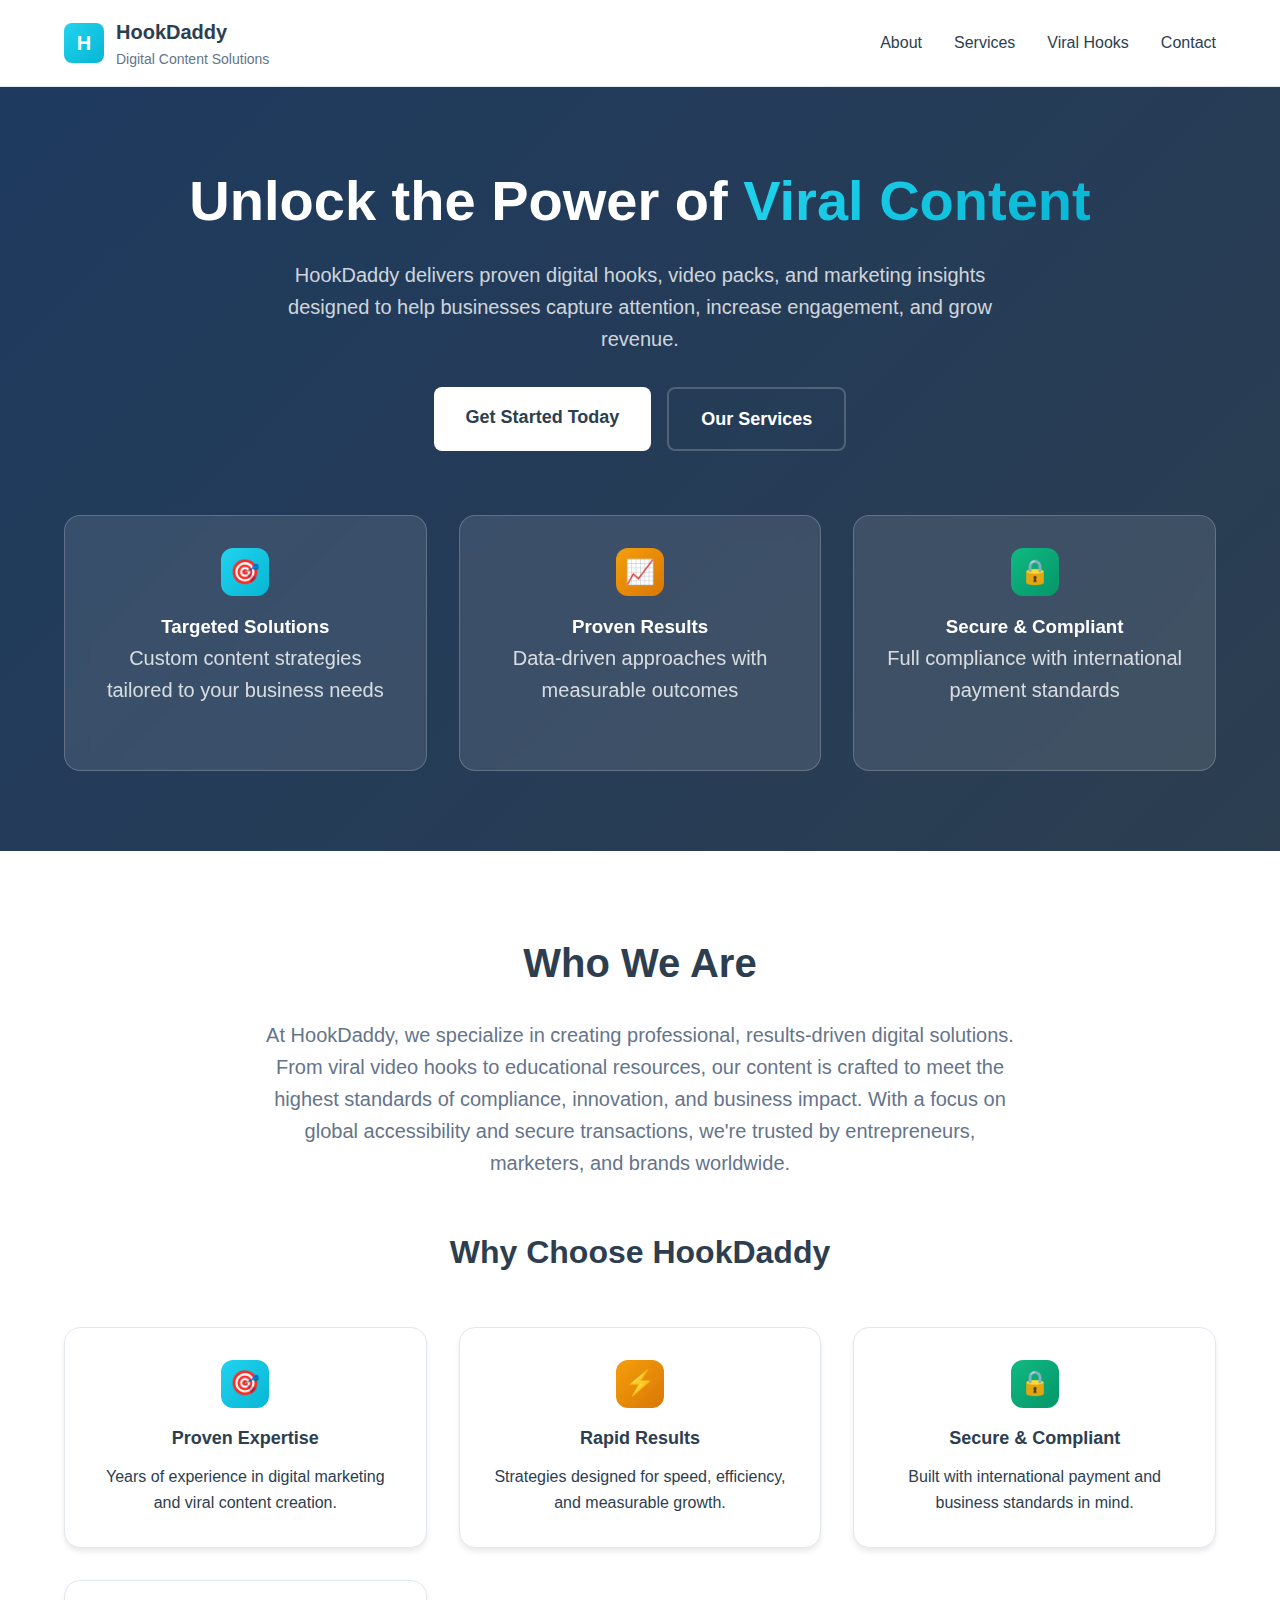
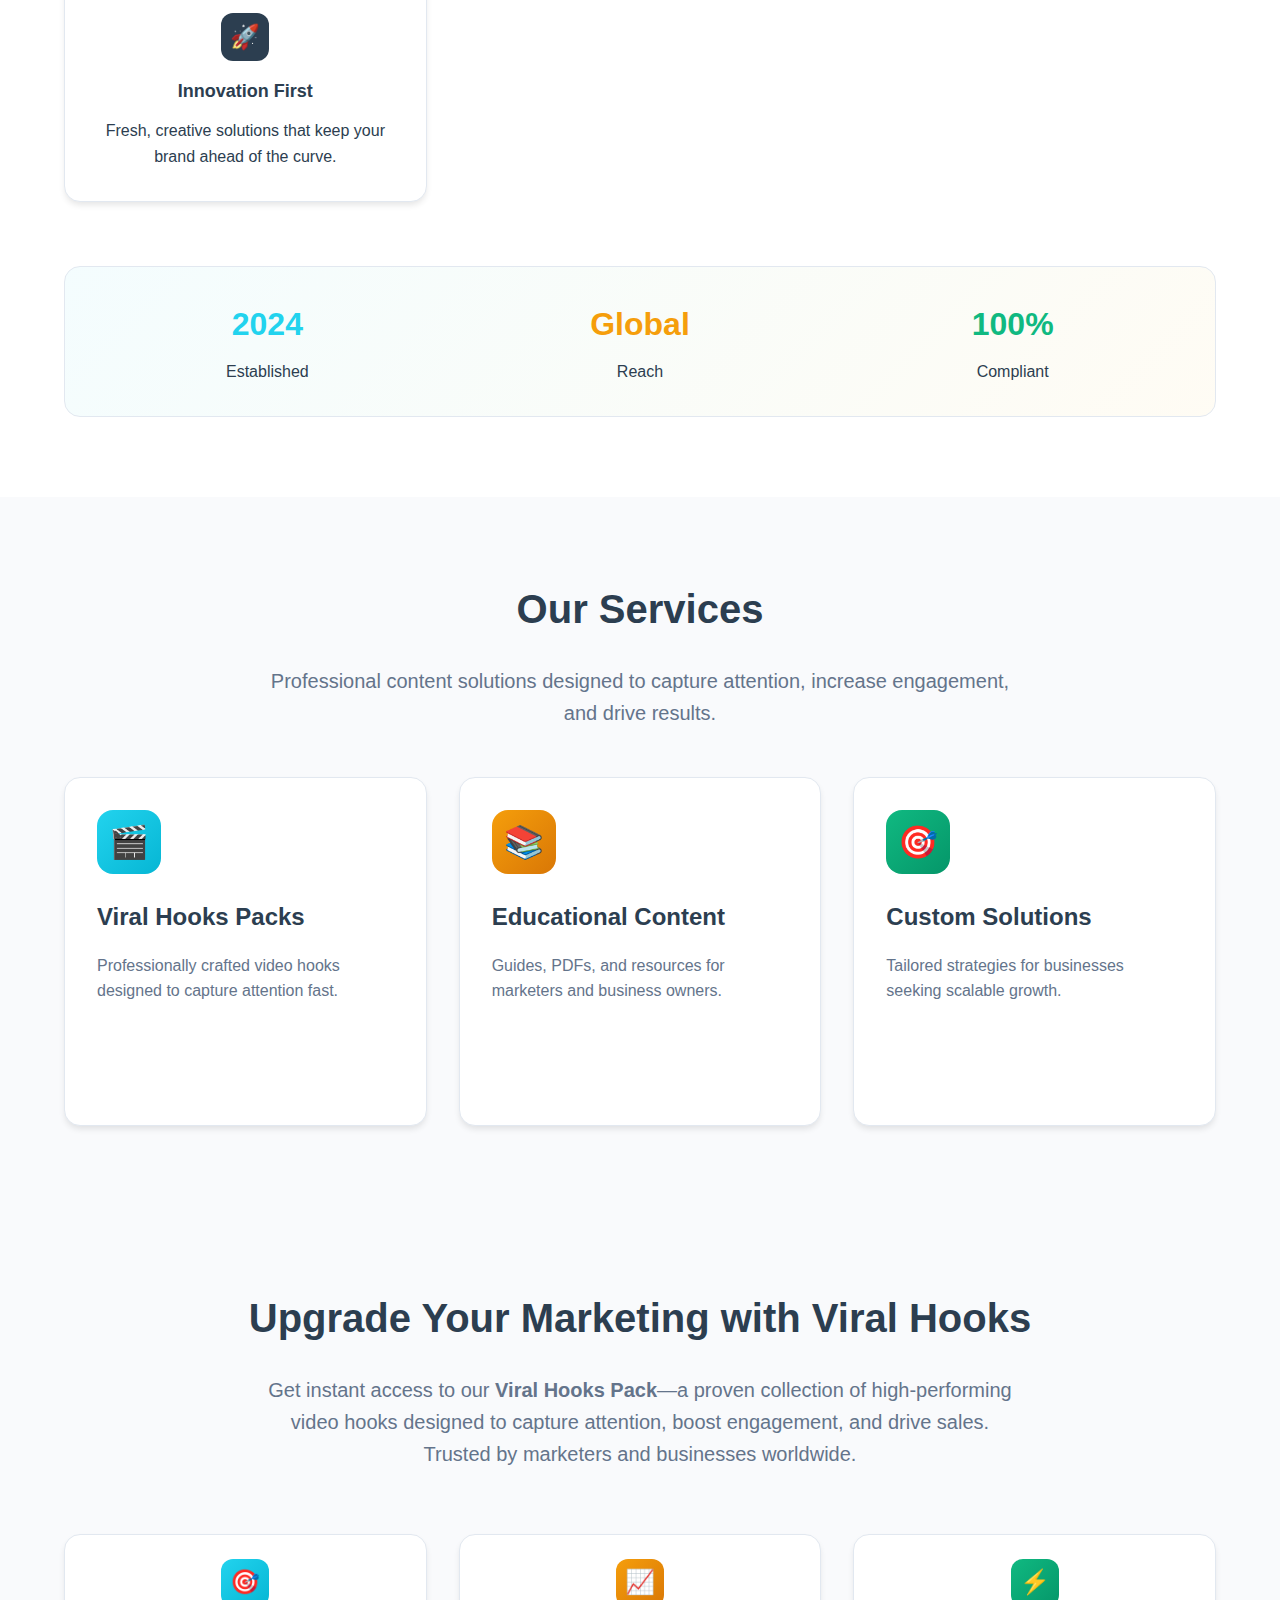
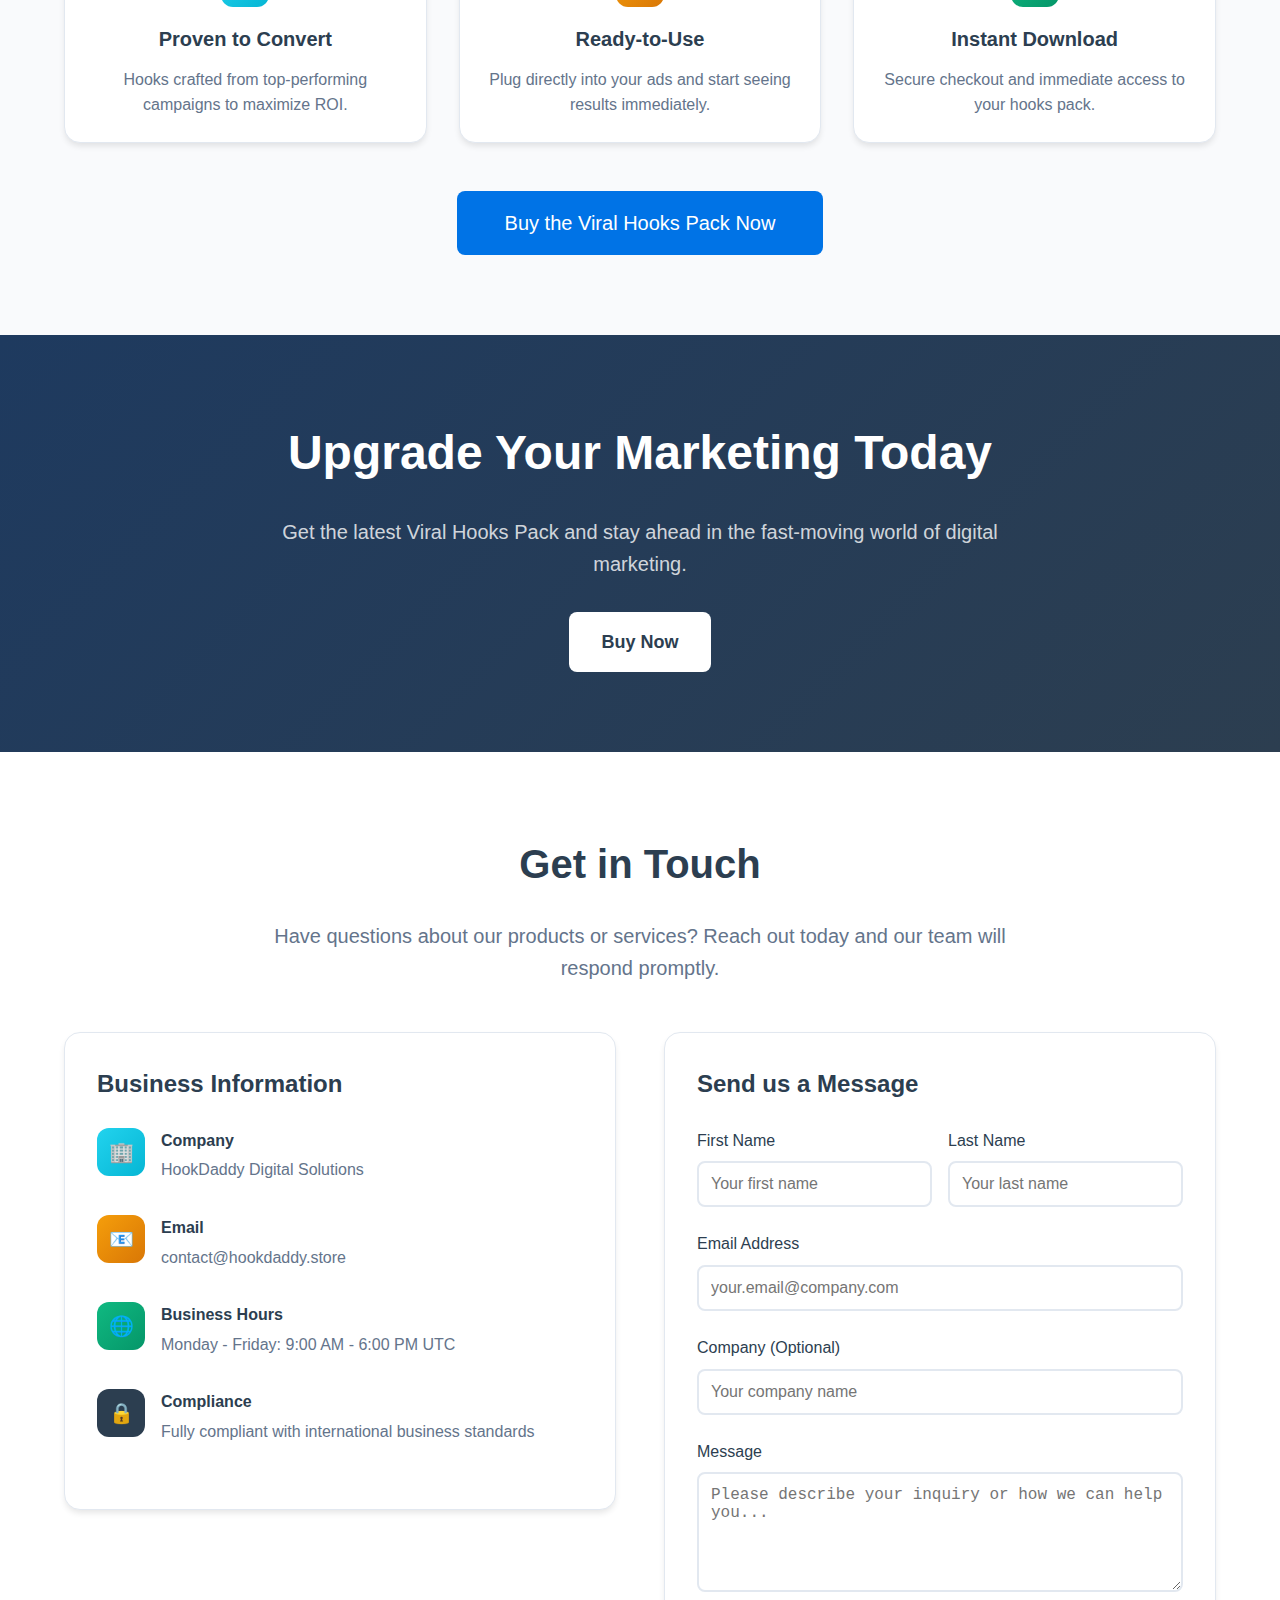
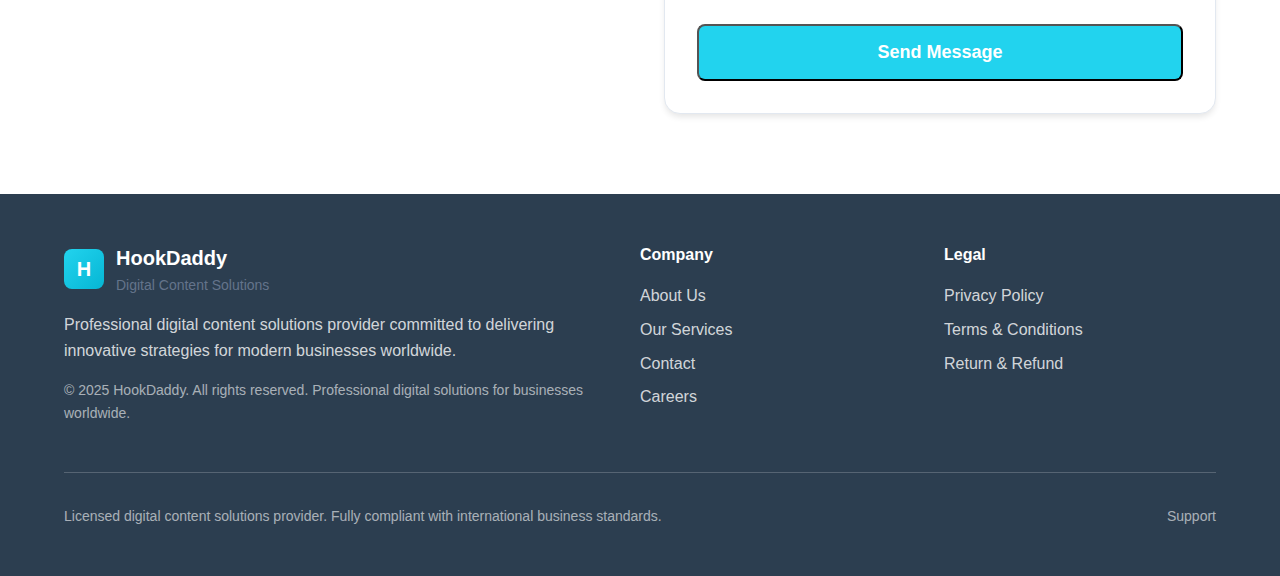
<file: hookdaddy-homepage.html>
<!DOCTYPE html>
<html lang="en">
<head>
    <meta charset="UTF-8">
    <meta name="viewport" content="width=device-width, initial-scale=1.0">
    <title>HookDaddy - Professional Digital Content Solutions</title>
    <meta name="description" content="HookDaddy delivers proven digital hooks, video packs, and marketing insights designed to help businesses capture attention, increase engagement, and grow revenue.">
    <style>
        * {
            margin: 0;
            padding: 0;
            box-sizing: border-box;
        }
        
        body {
            font-family: -apple-system, BlinkMacSystemFont, 'Segoe UI', Roboto, sans-serif;
            line-height: 1.6;
            color: #2c3e50;
            background-color: #fafbfc;
        }
        
        .container {
            max-width: 1200px;
            margin: 0 auto;
            padding: 0 1.5rem;
        }
        
        /* Header */
        .header {
            background: white;
            border-bottom: 1px solid #e2e8f0;
            box-shadow: 0 2px 10px -3px rgba(44, 62, 80, 0.1);
            padding: 1rem 0;
        }
        
        .header-content {
            display: flex;
            justify-content: space-between;
            align-items: center;
        }
        
        .logo-container {
            display: flex;
            align-items: center;
            gap: 0.75rem;
        }
        
        .logo {
            width: 2.5rem;
            height: 2.5rem;
            background: linear-gradient(135deg, #22d3ee 0%, #06b6d4 100%);
            border-radius: 0.5rem;
            display: flex;
            align-items: center;
            justify-content: center;
            font-weight: bold;
            font-size: 1.25rem;
            color: white;
        }
        
        .company-name {
            font-size: 1.25rem;
            font-weight: bold;
            color: #2c3e50;
        }
        
        .tagline {
            font-size: 0.875rem;
            color: #64748b;
        }
        
        .nav {
            display: flex;
            gap: 2rem;
        }
        
        .nav a {
            color: #2c3e50;
            text-decoration: none;
            transition: color 0.3s;
        }
        
        .nav a:hover {
            color: #22d3ee;
        }
        
        /* Hero Section */
        .hero {
            background: linear-gradient(135deg, #1e3a5f 0%, #2c3e50 100%);
            color: white;
            padding: 5rem 0;
            text-align: center;
        }
        
        .hero h1 {
            font-size: 3.5rem;
            font-weight: bold;
            margin-bottom: 1.5rem;
            line-height: 1.2;
        }
        
        .gradient-text {
            background: linear-gradient(135deg, #22d3ee 0%, #06b6d4 100%);
            -webkit-background-clip: text;
            -webkit-text-fill-color: transparent;
            background-clip: text;
        }
        
        .hero p {
            font-size: 1.25rem;
            color: rgba(255, 255, 255, 0.8);
            max-width: 48rem;
            margin: 0 auto 2rem auto;
            line-height: 1.6;
        }
        
        .hero-buttons {
            display: flex;
            gap: 1rem;
            justify-content: center;
            margin-bottom: 4rem;
            flex-wrap: wrap;
        }
        
        .btn {
            padding: 1rem 2rem;
            font-size: 1.125rem;
            font-weight: 600;
            text-decoration: none;
            border-radius: 0.5rem;
            transition: all 0.3s;
            display: inline-block;
        }
        
        .btn-primary {
            background: white;
            color: #2c3e50;
        }
        
        .btn-primary:hover {
            background: #f8fafc;
            transform: translateY(-2px);
        }
        
        .btn-outline {
            border: 2px solid rgba(255, 255, 255, 0.2);
            color: white;
            background: transparent;
        }
        
        .btn-outline:hover {
            background: rgba(255, 255, 255, 0.1);
        }
        
        .btn-accent {
            background: #22d3ee;
            color: white;
        }
        
        .btn-accent:hover {
            background: #0891b2;
            transform: translateY(-2px);
        }
        
        .btn-full {
            width: 100%;
        }
        
        .features-grid {
            display: grid;
            grid-template-columns: repeat(auto-fit, minmax(280px, 1fr));
            gap: 2rem;
            margin-top: 4rem;
        }
        
        .feature-card {
            background: rgba(255, 255, 255, 0.1);
            backdrop-filter: blur(10px);
            border: 1px solid rgba(255, 255, 255, 0.2);
            border-radius: 1rem;
            padding: 2rem;
            text-align: center;
        }
        
        .feature-icon {
            width: 3rem;
            height: 3rem;
            border-radius: 0.75rem;
            display: flex;
            align-items: center;
            justify-content: center;
            margin: 0 auto 1rem auto;
            font-size: 1.5rem;
        }
        
        .icon-accent {
            background: linear-gradient(135deg, #22d3ee 0%, #06b6d4 100%);
        }
        
        .icon-gold {
            background: linear-gradient(135deg, #f59e0b 0%, #d97706 100%);
        }
        
        .icon-success {
            background: linear-gradient(135deg, #10b981 0%, #059669 100%);
        }
        
        /* Sections */
        .section-title {
            font-size: 2.5rem;
            font-weight: bold;
            text-align: center;
            margin-bottom: 1.5rem;
            color: #2c3e50;
        }
        
        .section-subtitle {
            font-size: 1.25rem;
            text-align: center;
            color: #64748b;
            max-width: 48rem;
            margin: 0 auto 3rem auto;
            line-height: 1.6;
        }
        
        .about {
            padding: 5rem 0;
            background: white;
        }
        
        .card {
            background: white;
            border-radius: 1rem;
            padding: 2rem;
            box-shadow: 0 4px 6px -1px rgba(0, 0, 0, 0.1);
            border: 1px solid #e2e8f0;
        }
        
        .why-choose-grid {
            display: grid;
            grid-template-columns: repeat(auto-fit, minmax(280px, 1fr));
            gap: 2rem;
            margin-bottom: 4rem;
        }
        
        .why-choose-card {
            text-align: center;
        }
        
        .why-choose-card h4 {
            font-size: 1.125rem;
            font-weight: 600;
            margin-bottom: 0.75rem;
            color: #2c3e50;
        }
        
        .stats-card {
            background: linear-gradient(135deg, rgba(34, 211, 238, 0.05) 0%, rgba(251, 191, 36, 0.05) 100%);
            border-radius: 1rem;
            padding: 2rem;
            border: 1px solid #e2e8f0;
        }
        
        .stats-grid {
            display: grid;
            grid-template-columns: repeat(3, 1fr);
            gap: 2rem;
            text-align: center;
        }
        
        .stat-value {
            font-size: 2rem;
            font-weight: bold;
            margin-bottom: 0.5rem;
        }
        
        .stat-accent { color: #22d3ee; }
        .stat-gold { color: #f59e0b; }
        .stat-success { color: #10b981; }
        
        /* Services */
        .services {
            padding: 5rem 0;
            background: #f9fafc;
        }
        
        .services-grid {
            display: grid;
            grid-template-columns: repeat(auto-fit, minmax(350px, 1fr));
            gap: 2rem;
        }
        
        .service-card {
            background: white;
            border-radius: 1rem;
            padding: 2rem;
            box-shadow: 0 4px 6px -1px rgba(0, 0, 0, 0.1);
            border: 1px solid #e2e8f0;
            transition: all 0.3s;
        }
        
        .service-card:hover {
            transform: translateY(-4px);
            box-shadow: 0 20px 25px -5px rgba(0, 0, 0, 0.1);
        }
        
        .service-icon {
            width: 4rem;
            height: 4rem;
            border-radius: 1rem;
            display: flex;
            align-items: center;
            justify-content: center;
            margin-bottom: 1.5rem;
            font-size: 2rem;
        }
        
        .service-card h3 {
            font-size: 1.5rem;
            font-weight: bold;
            margin-bottom: 1rem;
            color: #2c3e50;
        }
        
        .service-card p {
            color: #64748b;
            margin-bottom: 1.5rem;
            line-height: 1.6;
        }
        
        /* Viral Hooks Section */
        .viral-hooks {
            padding: 5rem 0;
            background: #f9fafc;
        }
        
        .viral-hooks .section-title {
            margin-bottom: 1.5rem;
        }
        
        .viral-hooks .section-subtitle {
            margin-bottom: 4rem;
        }
        
        .viral-hooks-grid {
            display: grid;
            grid-template-columns: repeat(auto-fit, minmax(300px, 1fr));
            gap: 2rem;
            margin-bottom: 3rem;
        }
        
        .viral-hooks-card {
            background: white;
            border-radius: 1rem;
            padding: 1.5rem;
            box-shadow: 0 4px 6px -1px rgba(0, 0, 0, 0.1);
            border: 1px solid #e2e8f0;
            text-align: center;
            transition: all 0.3s;
        }
        
        .viral-hooks-card:hover {
            transform: translateY(-4px);
            box-shadow: 0 20px 25px -5px rgba(0, 0, 0, 0.1);
        }
        
        .viral-hooks-card h3 {
            font-size: 1.25rem;
            font-weight: 600;
            margin-bottom: 0.75rem;
            color: #2c3e50;
        }
        
        .viral-hooks-card p {
            color: #64748b;
        }
        
        .viral-hooks-cta {
            text-align: center;
        }
        
        .btn-cta {
            background: #0073e6;
            color: white;
            padding: 1rem 3rem;
            font-size: 1.25rem;
            border-radius: 0.5rem;
            text-decoration: none;
            display: inline-block;
            transition: all 0.3s;
        }
        
        .btn-cta:hover {
            background: #005bb5;
            transform: translateY(-2px);
        }
        
        /* Call to Action */
        .cta {
            padding: 5rem 0;
            background: linear-gradient(135deg, #1e3a5f 0%, #2c3e50 100%);
            color: white;
            text-align: center;
        }
        
        .cta h2 {
            font-size: 3rem;
            font-weight: bold;
            margin-bottom: 1.5rem;
            color: white;
        }
        
        .cta p {
            font-size: 1.25rem;
            color: rgba(255, 255, 255, 0.8);
            max-width: 48rem;
            margin: 0 auto 2rem auto;
            line-height: 1.6;
        }
        
        /* Contact */
        .contact {
            padding: 5rem 0;
            background: white;
        }
        
        .contact-grid {
            display: grid;
            grid-template-columns: 1fr 1fr;
            gap: 3rem;
            margin-top: 3rem;
        }
        
        .contact-info {
            padding: 2rem;
        }
        
        .info-item {
            display: flex;
            align-items: flex-start;
            gap: 1rem;
            margin-bottom: 2rem;
        }
        
        .info-icon {
            width: 3rem;
            height: 3rem;
            border-radius: 0.75rem;
            display: flex;
            align-items: center;
            justify-content: center;
            font-size: 1.25rem;
            flex-shrink: 0;
        }
        
        .info-content h4 {
            font-weight: 600;
            margin-bottom: 0.25rem;
            color: #2c3e50;
        }
        
        .info-content p {
            color: #64748b;
        }
        
        .form-grid {
            display: grid;
            grid-template-columns: 1fr 1fr;
            gap: 1rem;
        }
        
        .form-group {
            margin-bottom: 1.5rem;
        }
        
        .form-label {
            display: block;
            margin-bottom: 0.5rem;
            font-weight: 500;
            color: #2c3e50;
        }
        
        .form-input,
        .form-textarea {
            width: 100%;
            padding: 0.75rem;
            border: 2px solid #e2e8f0;
            border-radius: 0.5rem;
            font-size: 1rem;
            transition: border-color 0.3s;
        }
        
        .form-input:focus,
        .form-textarea:focus {
            outline: none;
            border-color: #22d3ee;
        }
        
        .form-textarea {
            min-height: 120px;
            resize: vertical;
        }
        
        /* Footer */
        .footer {
            background: #2c3e50;
            color: white;
            padding: 3rem 0;
        }
        
        .footer-grid {
            display: grid;
            grid-template-columns: 2fr 1fr 1fr;
            gap: 2rem;
            margin-bottom: 2rem;
        }
        
        .footer-brand p {
            color: rgba(255, 255, 255, 0.8);
            margin-bottom: 1rem;
            line-height: 1.6;
        }
        
        .footer-links h4 {
            font-weight: 600;
            margin-bottom: 1rem;
        }
        
        .footer-links ul {
            list-style: none;
        }
        
        .footer-links li {
            margin-bottom: 0.5rem;
        }
        
        .footer-links a {
            color: rgba(255, 255, 255, 0.8);
            text-decoration: none;
            transition: color 0.3s;
        }
        
        .footer-links a:hover {
            color: #22d3ee;
        }
        
        .footer-bottom {
            border-top: 1px solid rgba(255, 255, 255, 0.2);
            padding-top: 2rem;
            display: flex;
            justify-content: space-between;
            align-items: center;
            flex-wrap: wrap;
            gap: 1rem;
        }
        
        .footer-bottom-text {
            color: rgba(255, 255, 255, 0.6);
            font-size: 0.875rem;
        }
        
        .footer-bottom-links {
            display: flex;
            gap: 1.5rem;
        }
        
        .footer-bottom-links a {
            color: rgba(255, 255, 255, 0.6);
            text-decoration: none;
            font-size: 0.875rem;
            transition: color 0.3s;
        }
        
        .footer-bottom-links a:hover {
            color: #22d3ee;
        }
        
        /* Responsive */
        @media (max-width: 768px) {
            .nav {
                display: none;
            }
            
            .hero h1 {
                font-size: 2.5rem;
            }
            
            .section-title {
                font-size: 2rem;
            }
            
            .contact-grid {
                grid-template-columns: 1fr;
            }
            
            .services-grid {
                grid-template-columns: 1fr;
            }
            
            .stats-grid {
                grid-template-columns: 1fr;
            }
            
            .footer-grid {
                grid-template-columns: 1fr;
            }
            
            .footer-bottom {
                flex-direction: column;
                text-align: center;
            }
            
            .form-grid {
                grid-template-columns: 1fr;
            }
            
            .hero-buttons {
                flex-direction: column;
                align-items: center;
            }
            
            .cta h2 {
                font-size: 2rem;
            }
        }
    </style>
</head>
<body>
    <!-- Header -->
    <header class="header">
        <div class="container">
            <div class="header-content">
                <div class="logo-container">
                    <div class="logo">H</div>
                    <div>
                        <div class="company-name">HookDaddy</div>
                        <div class="tagline">Digital Content Solutions</div>
                    </div>
                </div>
                
                <nav class="nav">
                    <a href="#about">About</a>
                    <a href="#services">Services</a>
                    <a href="#viral-hooks">Viral Hooks</a>
                    <a href="#contact">Contact</a>
                </nav>
            </div>
        </div>
    </header>

    <!-- Hero Section -->
    <section class="hero">
        <div class="container">
            <h1>
                Unlock the Power of
                <span class="gradient-text"> Viral Content</span>
            </h1>
            
            <p>
                HookDaddy delivers proven digital hooks, video packs, and marketing insights designed to help businesses capture attention, increase engagement, and grow revenue.
            </p>

            <div class="hero-buttons">
                <a href="#viral-hooks" class="btn btn-primary">Get Started Today</a>
                <a href="#services" class="btn btn-outline">Our Services</a>
            </div>

            <div class="features-grid">
                <div class="feature-card">
                    <div class="feature-icon icon-accent">🎯</div>
                    <h3>Targeted Solutions</h3>
                    <p>Custom content strategies tailored to your business needs</p>
                </div>

                <div class="feature-card">
                    <div class="feature-icon icon-gold">📈</div>
                    <h3>Proven Results</h3>
                    <p>Data-driven approaches with measurable outcomes</p>
                </div>

                <div class="feature-card">
                    <div class="feature-icon icon-success">🔒</div>
                    <h3>Secure & Compliant</h3>
                    <p>Full compliance with international payment standards</p>
                </div>
            </div>
        </div>
    </section>

    <!-- About Section -->
    <section id="about" class="about">
        <div class="container">
            <h2 class="section-title">Who We Are</h2>
            <p class="section-subtitle">
                At HookDaddy, we specialize in creating professional, results-driven digital solutions. From viral video hooks to educational resources, our content is crafted to meet the highest standards of compliance, innovation, and business impact. With a focus on global accessibility and secure transactions, we're trusted by entrepreneurs, marketers, and brands worldwide.
            </p>

            <div>
                <h3 style="font-size: 2rem; font-weight: bold; color: #2c3e50; margin-bottom: 3rem; text-align: center;">Why Choose HookDaddy</h3>
                <div class="why-choose-grid">
                    <div class="card why-choose-card">
                        <div class="feature-icon icon-accent" style="margin-bottom: 1rem;">🎯</div>
                        <h4>Proven Expertise</h4>
                        <p>Years of experience in digital marketing and viral content creation.</p>
                    </div>

                    <div class="card why-choose-card">
                        <div class="feature-icon icon-gold" style="margin-bottom: 1rem;">⚡</div>
                        <h4>Rapid Results</h4>
                        <p>Strategies designed for speed, efficiency, and measurable growth.</p>
                    </div>

                    <div class="card why-choose-card">
                        <div class="feature-icon icon-success" style="margin-bottom: 1rem;">🔒</div>
                        <h4>Secure & Compliant</h4>
                        <p>Built with international payment and business standards in mind.</p>
                    </div>

                    <div class="card why-choose-card">
                        <div class="feature-icon" style="background: #2c3e50; margin-bottom: 1rem;">🚀</div>
                        <h4>Innovation First</h4>
                        <p>Fresh, creative solutions that keep your brand ahead of the curve.</p>
                    </div>
                </div>
            </div>

            <div class="stats-card">
                <div class="stats-grid">
                    <div>
                        <div class="stat-value stat-accent">2024</div>
                        <div>Established</div>
                    </div>
                    <div>
                        <div class="stat-value stat-gold">Global</div>
                        <div>Reach</div>
                    </div>
                    <div>
                        <div class="stat-value stat-success">100%</div>
                        <div>Compliant</div>
                    </div>
                </div>
            </div>
        </div>
    </section>

    <!-- Services Section -->
    <section id="services" class="services">
        <div class="container">
            <h2 class="section-title">Our Services</h2>
            <p class="section-subtitle">
                Professional content solutions designed to capture attention, increase engagement, and drive results.
            </p>

            <div class="services-grid">
                <div class="service-card">
                    <div class="service-icon icon-accent">🎬</div>
                    <h3>Viral Hooks Packs</h3>
                    <p>
                        Professionally crafted video hooks designed to capture attention fast.
                    </p>
                    <a href="#viral-hooks" class="btn btn-outline btn-full">Learn More</a>
                </div>

                <div class="service-card">
                    <div class="service-icon icon-gold">📚</div>
                    <h3>Educational Content</h3>
                    <p>
                        Guides, PDFs, and resources for marketers and business owners.
                    </p>
                    <a href="#contact" class="btn btn-outline btn-full">Learn More</a>
                </div>

                <div class="service-card">
                    <div class="service-icon icon-success">🎯</div>
                    <h3>Custom Solutions</h3>
                    <p>
                        Tailored strategies for businesses seeking scalable growth.
                    </p>
                    <a href="#contact" class="btn btn-outline btn-full">Learn More</a>
                </div>
            </div>
        </div>
    </section>

    <!-- Viral Hooks Pack Section -->
    <section id="viral-hooks" class="viral-hooks">
        <div class="container">
            <h2 class="section-title">Upgrade Your Marketing with Viral Hooks</h2>
            <p class="section-subtitle">
                Get instant access to our <strong>Viral Hooks Pack</strong>—a proven collection of high-performing video hooks designed to capture attention, boost engagement, and drive sales. Trusted by marketers and businesses worldwide.
            </p>

            <div class="viral-hooks-grid">
                <div class="viral-hooks-card">
                    <div class="feature-icon icon-accent" style="margin-bottom: 1rem;">🎯</div>
                    <h3>Proven to Convert</h3>
                    <p>Hooks crafted from top-performing campaigns to maximize ROI.</p>
                </div>
                <div class="viral-hooks-card">
                    <div class="feature-icon icon-gold" style="margin-bottom: 1rem;">📈</div>
                    <h3>Ready-to-Use</h3>
                    <p>Plug directly into your ads and start seeing results immediately.</p>
                </div>
                <div class="viral-hooks-card">
                    <div class="feature-icon icon-success" style="margin-bottom: 1rem;">⚡</div>
                    <h3>Instant Download</h3>
                    <p>Secure checkout and immediate access to your hooks pack.</p>
                </div>
            </div>

            <div class="viral-hooks-cta">
                <a href="https://hookdaddy.store/checkouts/checkout-2/" class="btn-cta" target="_blank" rel="noopener noreferrer">
                    Buy the Viral Hooks Pack Now
                </a>
            </div>
        </div>
    </section>

    <!-- Call to Action -->
    <section class="cta">
        <div class="container">
            <h2>Upgrade Your Marketing Today</h2>
            <p>
                Get the latest Viral Hooks Pack and stay ahead in the fast-moving world of digital marketing.
            </p>
            <a href="https://hookdaddy.store/checkouts/checkout-2/" class="btn btn-primary" target="_blank" rel="noopener noreferrer">
                Buy Now
            </a>
        </div>
    </section>

    <!-- Contact Section -->
    <section id="contact" class="contact">
        <div class="container">
            <h2 class="section-title">Get in Touch</h2>
            <p class="section-subtitle">
                Have questions about our products or services? Reach out today and our team will respond promptly.
            </p>

            <div class="contact-grid">
                <div>
                    <div class="card contact-info">
                        <h3 style="font-size: 1.5rem; font-weight: bold; color: #2c3e50; margin-bottom: 1.5rem;">Business Information</h3>
                        
                        <div class="info-item">
                            <div class="info-icon icon-accent">🏢</div>
                            <div class="info-content">
                                <h4>Company</h4>
                                <p>HookDaddy Digital Solutions</p>
                            </div>
                        </div>

                        <div class="info-item">
                            <div class="info-icon icon-gold">📧</div>
                            <div class="info-content">
                                <h4>Email</h4>
                                <p><a href="mailto:contact@hookdaddy.store" style="color: #64748b; text-decoration: none;">contact@hookdaddy.store</a></p>
                            </div>
                        </div>

                        <div class="info-item">
                            <div class="info-icon icon-success">🌐</div>
                            <div class="info-content">
                                <h4>Business Hours</h4>
                                <p>Monday - Friday: 9:00 AM - 6:00 PM UTC</p>
                            </div>
                        </div>

                        <div class="info-item">
                            <div class="info-icon" style="background: #2c3e50; color: white;">🔒</div>
                            <div class="info-content">
                                <h4>Compliance</h4>
                                <p>Fully compliant with international business standards</p>
                            </div>
                        </div>
                    </div>
                </div>

                <div class="card">
                    <h3 style="font-size: 1.5rem; font-weight: bold; color: #2c3e50; margin-bottom: 1.5rem;">Send us a Message</h3>
                    <form>
                        <div class="form-grid">
                            <div class="form-group">
                                <label class="form-label">First Name</label>
                                <input type="text" class="form-input" placeholder="Your first name">
                            </div>
                            <div class="form-group">
                                <label class="form-label">Last Name</label>
                                <input type="text" class="form-input" placeholder="Your last name">
                            </div>
                        </div>

                        <div class="form-group">
                            <label class="form-label">Email Address</label>
                            <input type="email" class="form-input" placeholder="your.email@company.com">
                        </div>

                        <div class="form-group">
                            <label class="form-label">Company (Optional)</label>
                            <input type="text" class="form-input" placeholder="Your company name">
                        </div>

                        <div class="form-group">
                            <label class="form-label">Message</label>
                            <textarea class="form-textarea" placeholder="Please describe your inquiry or how we can help you..."></textarea>
                        </div>

                        <button type="submit" class="btn btn-accent btn-full" style="font-size: 1.125rem; padding: 1rem;">
                            Send Message
                        </button>
                    </form>
                </div>
            </div>
        </div>
    </section>

    <!-- Footer -->
    <footer class="footer">
        <div class="container">
            <div class="footer-grid">
                <div class="footer-brand">
                    <div class="logo-container" style="margin-bottom: 1rem;">
                        <div class="logo">H</div>
                        <div>
                            <div class="company-name" style="color: white;">HookDaddy</div>
                            <div class="tagline">Digital Content Solutions</div>
                        </div>
                    </div>
                    <p>
                        Professional digital content solutions provider committed to delivering 
                        innovative strategies for modern businesses worldwide.
                    </p>
                    <p style="color: rgba(255, 255, 255, 0.6); font-size: 0.875rem;">
                        © 2025 HookDaddy. All rights reserved. Professional digital solutions for businesses worldwide.
                    </p>
                </div>

                <div class="footer-links">
                    <h4>Company</h4>
                    <ul>
                        <li><a href="#about">About Us</a></li>
                        <li><a href="#services">Our Services</a></li>
                        <li><a href="#contact">Contact</a></li>
                        <li><a href="#">Careers</a></li>
                    </ul>
                </div>

                <div class="footer-links">
                    <h4>Legal</h4>
                    <ul>
                        <li><a href="https://hookdaddy.store/tc/" target="_blank" rel="noopener noreferrer">Privacy Policy</a></li>
                        <li><a href="https://hookdaddy.store/tc/" target="_blank" rel="noopener noreferrer">Terms & Conditions</a></li>
                        <li><a href="https://hookdaddy.store/tc/#refund" target="_blank" rel="noopener noreferrer">Return & Refund</a></li>
                    </ul>
                </div>
            </div>

            <div class="footer-bottom">
                <div class="footer-bottom-text">
                    Licensed digital content solutions provider. Fully compliant with international business standards.
                </div>
                <div class="footer-bottom-links">
                    <a href="mailto:contact@hookdaddy.store">Support</a>
                </div>
            </div>
        </div>
    </footer>

    <script>
        // Smooth scrolling for anchor links
        document.querySelectorAll('a[href^="#"]').forEach(anchor => {
            anchor.addEventListener('click', function (e) {
                e.preventDefault();
                const target = document.querySelector(this.getAttribute('href'));
                if (target) {
                    target.scrollIntoView({
                        behavior: 'smooth',
                        block: 'start'
                    });
                }
            });
        });

        // Form submission (you can customize this)
        document.querySelector('form').addEventListener('submit', function(e) {
            e.preventDefault();
            alert('Thank you for your message! We will get back to you soon.');
        });
    </script>
</body>
</html>
</file>
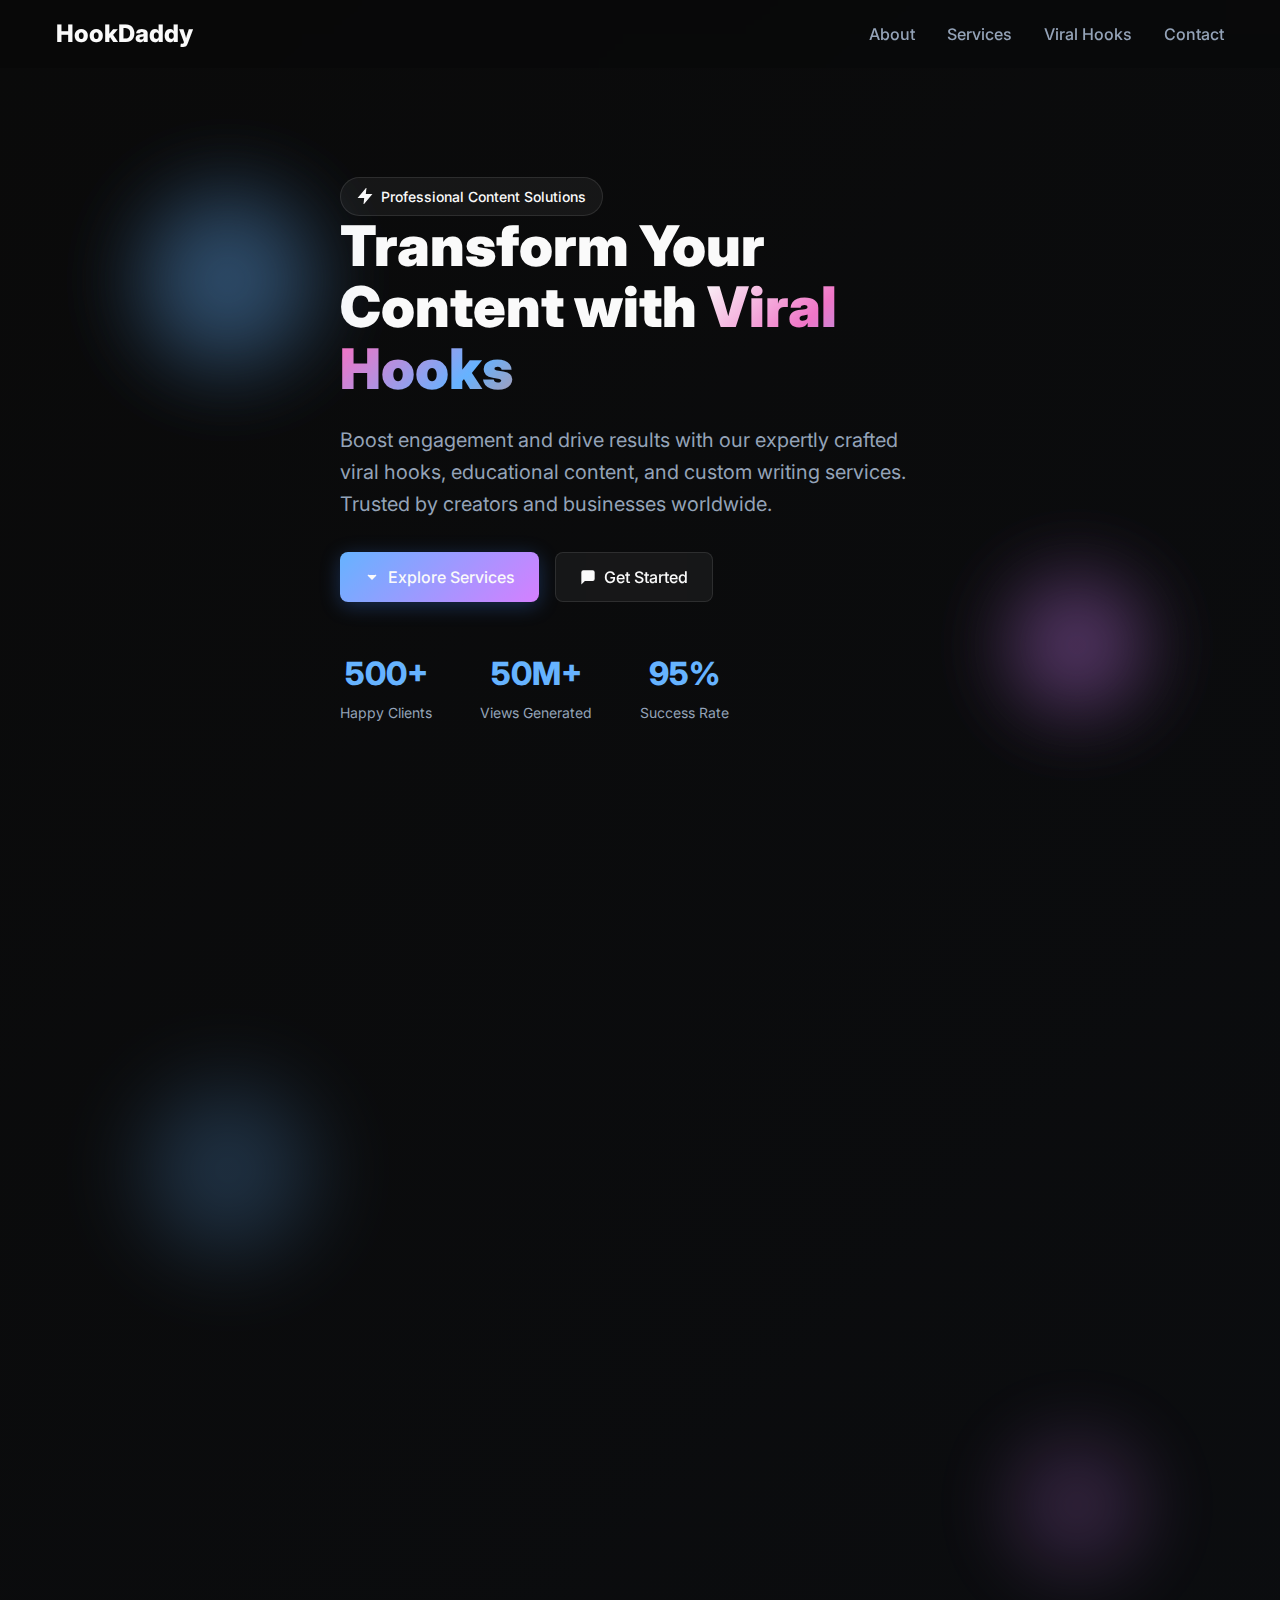
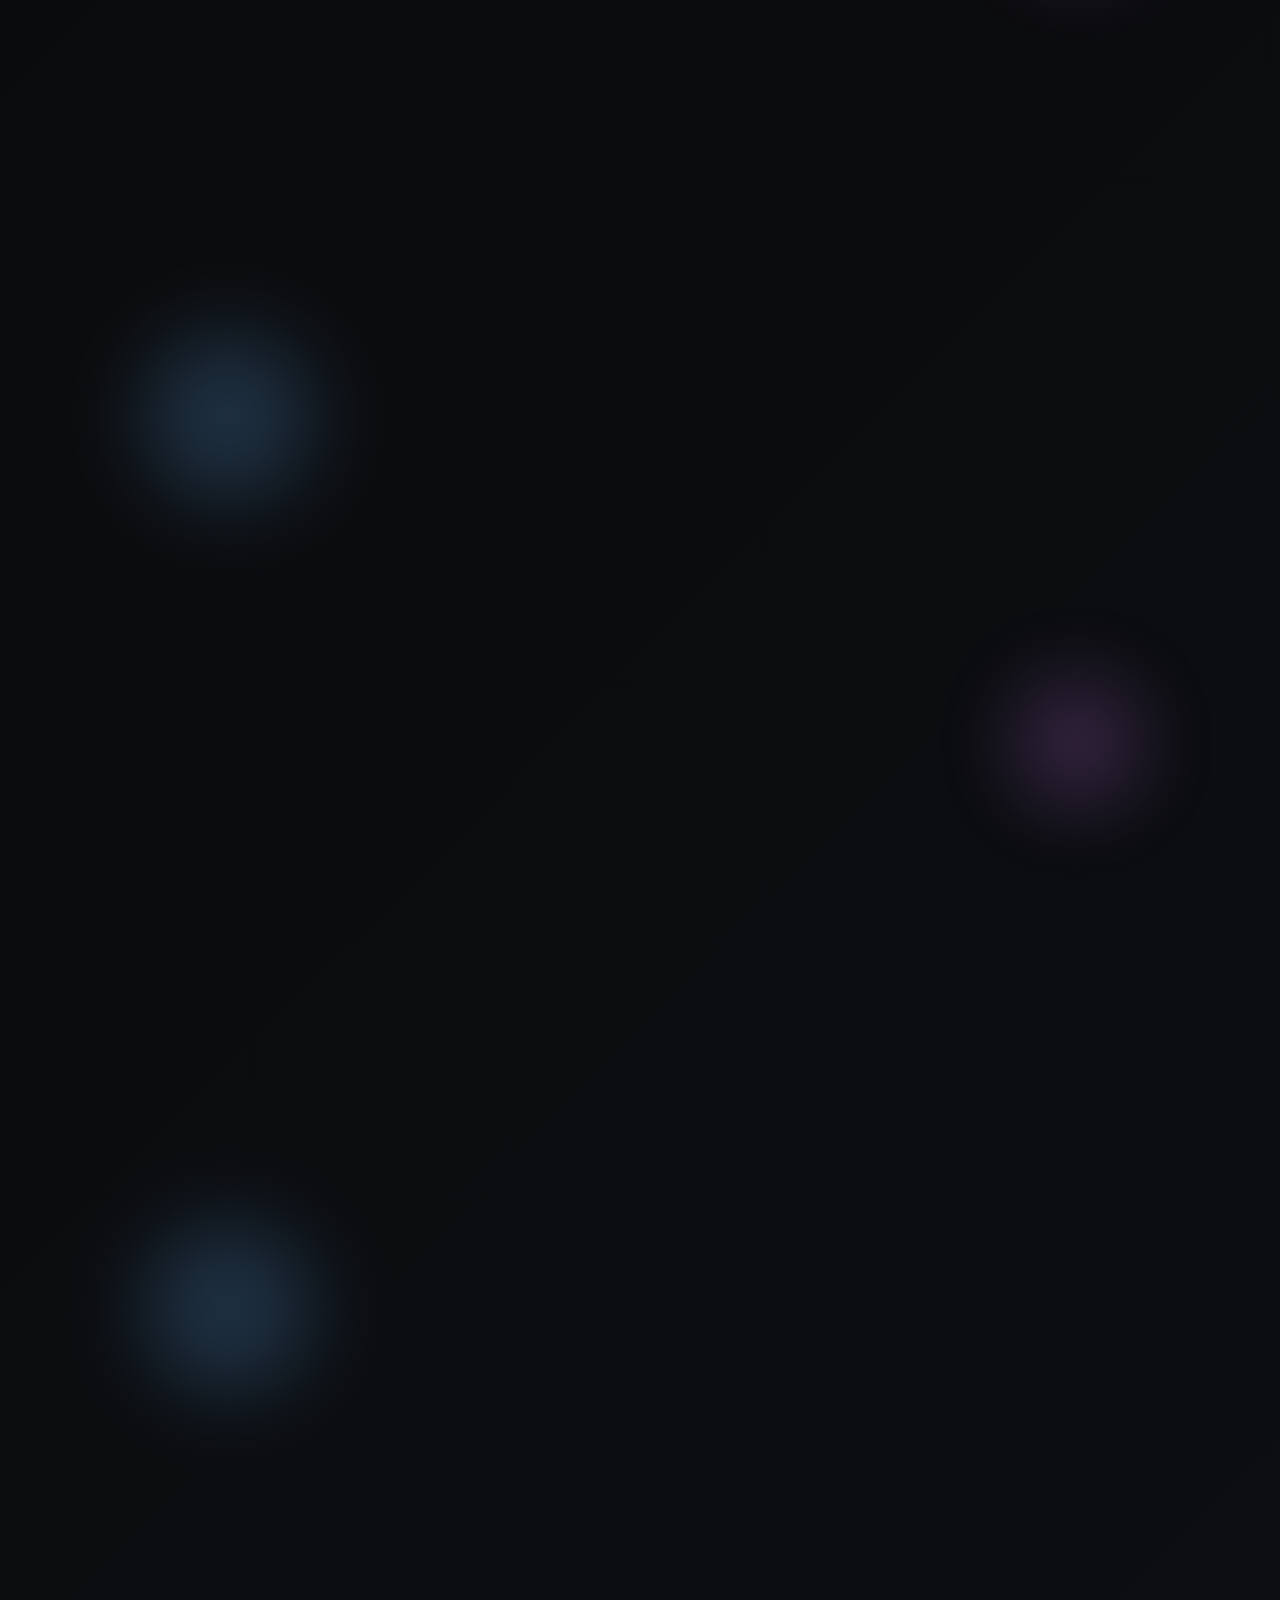
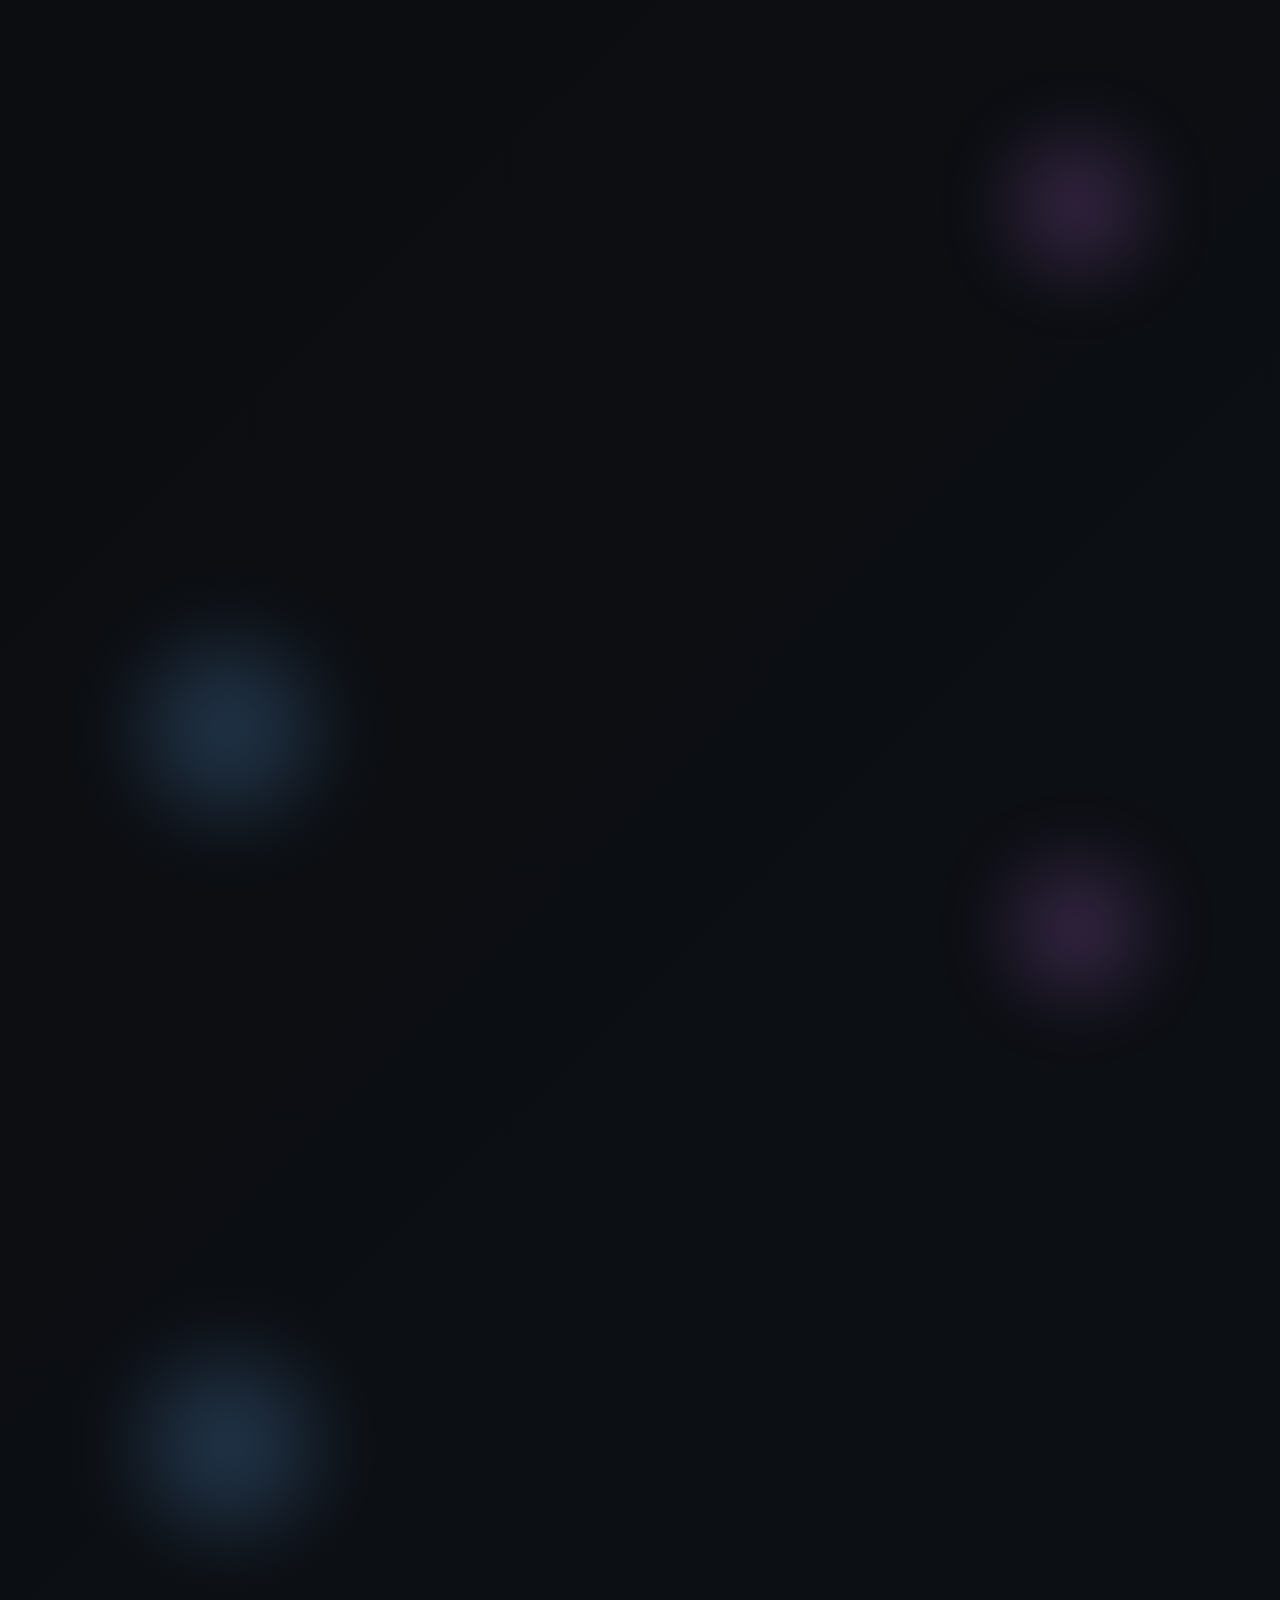
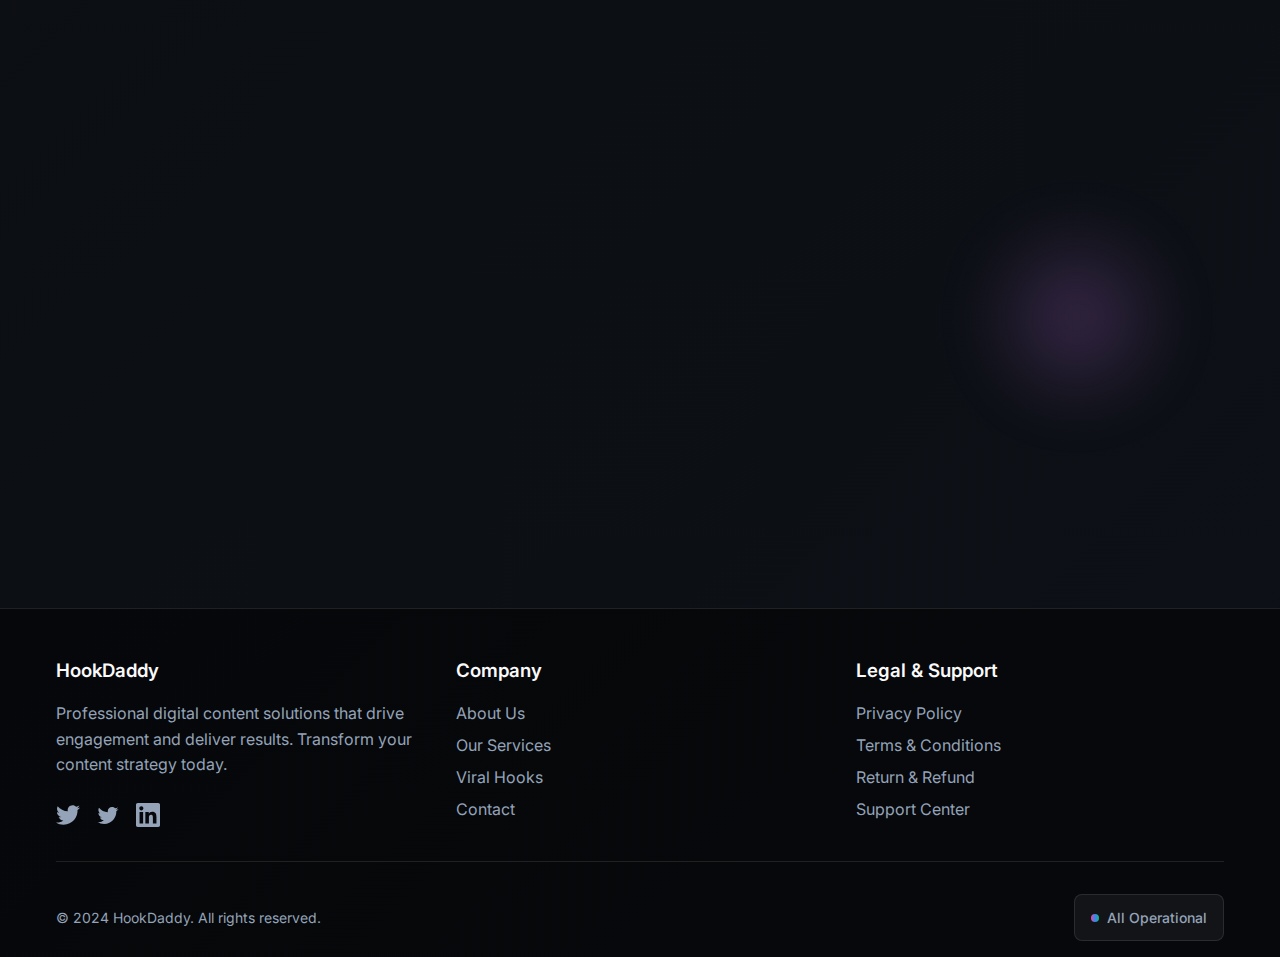
<file: hookdaddy-wordpress.html>
<!DOCTYPE html>
<html lang="en">
<head>
    <meta charset="UTF-8">
    <meta name="viewport" content="width=device-width, initial-scale=1.0">
    <title>HookDaddy - Transform Your Content with Viral Hooks</title>
    <meta name="description" content="Professional digital content solutions. Get viral hooks, educational content, and custom writing services. Transform your content strategy today.">
    <meta name="author" content="HookDaddy">
    <meta name="keywords" content="viral hooks, content creation, digital marketing, copywriting, social media content, educational content">
    <link rel="canonical" href="https://hookdaddy.com">
    
    <!-- Open Graph / Facebook -->
    <meta property="og:type" content="website">
    <meta property="og:url" content="https://hookdaddy.com">
    <meta property="og:title" content="HookDaddy - Transform Your Content with Viral Hooks">
    <meta property="og:description" content="Professional digital content solutions. Get viral hooks, educational content, and custom writing services.">
    <meta property="og:image" content="https://hookdaddy.com/social-preview.jpg">

    <!-- Twitter -->
    <meta property="twitter:card" content="summary_large_image">
    <meta property="twitter:url" content="https://hookdaddy.com">
    <meta property="twitter:title" content="HookDaddy - Transform Your Content with Viral Hooks">
    <meta property="twitter:description" content="Professional digital content solutions. Get viral hooks, educational content, and custom writing services.">
    <meta property="twitter:image" content="https://hookdaddy.com/social-preview.jpg">

    <style>
        /* Embedded Google Fonts */
        @import url('https://fonts.googleapis.com/css2?family=Inter:wght@300;400;500;600;700;800;900&family=JetBrains+Mono:wght@400;500;600;700&display=swap');

        /* CSS Variables for Tesla-inspired theme */
        :root {
            --background: 0 0% 3.9%;
            --foreground: 0 0% 98%;
            --card: 0 0% 3.9%;
            --card-foreground: 0 0% 98%;
            --popover: 0 0% 3.9%;
            --popover-foreground: 0 0% 98%;
            --primary: 0 0% 98%;
            --primary-foreground: 222.2 84% 4.9%;
            --secondary: 217.2 32.6% 17.5%;
            --secondary-foreground: 210 40% 98%;
            --muted: 217.2 32.6% 17.5%;
            --muted-foreground: 215 20.2% 65.1%;
            --accent: 217.2 32.6% 17.5%;
            --accent-foreground: 210 40% 98%;
            --destructive: 0 62.8% 30.6%;
            --destructive-foreground: 210 40% 98%;
            --border: 217.2 32.6% 17.5%;
            --input: 217.2 32.6% 17.5%;
            --ring: 212.7 26.8% 83.9%;
            --chart-1: 220 70% 50%;
            --chart-2: 160 60% 45%;
            --chart-3: 30 80% 55%;
            --chart-4: 280 65% 60%;
            --chart-5: 340 75% 55%;

            /* Tesla-inspired colors */
            --tesla-red: 0 85% 65%;
            --tesla-blue: 210 100% 70%;
            --tesla-electric: 170 100% 55%;
            --tesla-purple: 280 100% 75%;
            --tesla-orange: 15 100% 65%;
            --glass-bg: rgba(255, 255, 255, 0.05);
            --glass-border: rgba(255, 255, 255, 0.1);
        }

        /* Reset and base styles */
        * {
            margin: 0;
            padding: 0;
            box-sizing: border-box;
        }

        body {
            font-family: 'Inter', sans-serif;
            background: hsl(var(--background));
            color: hsl(var(--foreground));
            line-height: 1.5;
            overflow-x: hidden;
        }

        /* Background animation */
        .bg-gradient-animated {
            background: linear-gradient(-45deg, 
                hsl(var(--background)), 
                hsl(217.2 32.6% 12%), 
                hsl(217.2 32.6% 8%), 
                hsl(var(--background)));
            background-size: 400% 400%;
            animation: gradient 15s ease infinite;
        }

        @keyframes gradient {
            0% { background-position: 0% 50%; }
            50% { background-position: 100% 50%; }
            100% { background-position: 0% 50%; }
        }

        /* Background orbs */
        .background-orbs::before,
        .background-orbs::after {
            content: '';
            position: absolute;
            border-radius: 50%;
            filter: blur(40px);
            opacity: 0.3;
            animation: float 6s ease-in-out infinite;
        }

        .background-orbs::before {
            width: 200px;
            height: 200px;
            background: radial-gradient(circle, hsl(var(--tesla-blue)), transparent);
            top: 20%;
            left: 10%;
            animation-delay: 0s;
        }

        .background-orbs::after {
            width: 150px;
            height: 150px;
            background: radial-gradient(circle, hsl(var(--tesla-purple)), transparent);
            bottom: 20%;
            right: 10%;
            animation-delay: 3s;
        }

        @keyframes float {
            0%, 100% { transform: translateY(0px) scale(1); }
            50% { transform: translateY(-20px) scale(1.1); }
        }

        /* Glass morphism */
        .glass-effect {
            background: var(--glass-bg);
            backdrop-filter: blur(10px);
            -webkit-backdrop-filter: blur(10px);
            border: 1px solid var(--glass-border);
        }

        /* Typography */
        .text-gradient {
            background: linear-gradient(135deg, 
                hsl(var(--primary)), 
                hsl(320, 80%, 70%), 
                hsl(var(--tesla-blue)), 
                hsl(15, 85%, 65%), 
                hsl(280, 90%, 75%), 
                hsl(var(--primary)));
            -webkit-background-clip: text;
            -webkit-text-fill-color: transparent;
            background-clip: text;
            background-size: 200% 200%;
            animation: gradient-shift 4s ease-in-out infinite;
        }

        .text-electric {
            background: linear-gradient(135deg, 
                hsl(var(--tesla-electric)), 
                hsl(340, 85%, 70%), 
                hsl(var(--tesla-blue)), 
                hsl(25, 90%, 65%), 
                hsl(var(--tesla-purple)), 
                hsl(200, 100%, 75%));
            -webkit-background-clip: text;
            -webkit-text-fill-color: transparent;
            background-clip: text;
            background-size: 200% 200%;
            animation: gradient-shift 4s ease-in-out infinite reverse;
        }

        @keyframes gradient-shift {
            0%, 100% { background-position: 0% 50%; }
            50% { background-position: 100% 50%; }
        }

        /* Layout utilities */
        .container {
            max-width: 1200px;
            margin: 0 auto;
            padding: 0 1rem;
        }

        .section {
            padding: 5rem 0;
            position: relative;
        }

        /* Header */
        .header {
            position: fixed;
            top: 0;
            left: 0;
            right: 0;
            z-index: 1000;
            transition: all 0.3s ease;
            background: rgba(0, 0, 0, 0.1);
            backdrop-filter: blur(20px);
        }

        .header.scrolled {
            background: rgba(0, 0, 0, 0.8);
            border-bottom: 1px solid var(--glass-border);
        }

        .nav {
            display: flex;
            align-items: center;
            justify-content: space-between;
            padding: 1rem 0;
        }

        .logo {
            font-size: 1.5rem;
            font-weight: 800;
            color: hsl(var(--foreground));
            text-decoration: none;
        }

        .nav-links {
            display: flex;
            gap: 2rem;
            list-style: none;
        }

        .nav-link {
            color: hsl(var(--muted-foreground));
            text-decoration: none;
            font-weight: 500;
            transition: color 0.3s ease;
        }

        .nav-link:hover {
            color: hsl(var(--foreground));
        }

        .mobile-menu-btn {
            display: none;
            background: none;
            border: none;
            color: hsl(var(--foreground));
            font-size: 1.5rem;
            cursor: pointer;
        }

        .mobile-menu {
            display: none;
            position: absolute;
            top: 100%;
            left: 0;
            right: 0;
            background: rgba(0, 0, 0, 0.95);
            backdrop-filter: blur(20px);
            padding: 1rem;
        }

        .mobile-menu.active {
            display: block;
        }

        .mobile-nav-links {
            display: flex;
            flex-direction: column;
            gap: 1rem;
            list-style: none;
        }

        /* Buttons */
        .btn {
            display: inline-flex;
            align-items: center;
            justify-content: center;
            gap: 0.5rem;
            padding: 0.75rem 1.5rem;
            border-radius: 0.5rem;
            font-weight: 500;
            text-decoration: none;
            transition: all 0.3s ease;
            cursor: pointer;
            border: none;
            font-size: 1rem;
        }

        .btn-primary {
            background: linear-gradient(135deg, hsl(var(--tesla-blue)), hsl(var(--tesla-purple)));
            color: hsl(var(--foreground));
            box-shadow: 0 4px 20px rgba(59, 130, 246, 0.3);
        }

        .btn-primary:hover {
            transform: translateY(-2px);
            box-shadow: 0 8px 30px rgba(59, 130, 246, 0.4);
        }

        .btn-secondary {
            background: var(--glass-bg);
            color: hsl(var(--foreground));
            border: 1px solid var(--glass-border);
            backdrop-filter: blur(10px);
        }

        .btn-secondary:hover {
            background: rgba(255, 255, 255, 0.1);
            transform: translateY(-2px);
        }

        /* Cards */
        .card {
            background: var(--glass-bg);
            border: 1px solid var(--glass-border);
            border-radius: 1rem;
            padding: 2rem;
            backdrop-filter: blur(10px);
            transition: all 0.3s ease;
        }

        .card:hover {
            transform: translateY(-5px);
            border-color: rgba(255, 255, 255, 0.2);
        }

        .card-grid {
            display: grid;
            grid-template-columns: repeat(auto-fit, minmax(300px, 1fr));
            gap: 2rem;
            margin-top: 3rem;
        }

        /* Hero section */
        .hero {
            min-height: 100vh;
            display: flex;
            align-items: center;
            padding-top: 5rem;
            position: relative;
        }

        .hero-content {
            max-width: 600px;
        }

        .hero-title {
            font-size: 3.5rem;
            font-weight: 900;
            line-height: 1.1;
            margin-bottom: 1.5rem;
        }

        .hero-subtitle {
            font-size: 1.25rem;
            color: hsl(var(--muted-foreground));
            margin-bottom: 2rem;
            line-height: 1.6;
        }

        .hero-buttons {
            display: flex;
            gap: 1rem;
            margin-bottom: 3rem;
        }

        .social-proof {
            display: flex;
            gap: 3rem;
            margin-top: 2rem;
        }

        .stat {
            text-align: center;
        }

        .stat-number {
            font-size: 2rem;
            font-weight: 800;
            color: hsl(var(--tesla-blue));
        }

        .stat-label {
            font-size: 0.875rem;
            color: hsl(var(--muted-foreground));
            margin-top: 0.25rem;
        }

        /* Section titles */
        .section-title {
            font-size: 2.5rem;
            font-weight: 800;
            text-align: center;
            margin-bottom: 1rem;
        }

        .section-subtitle {
            color: hsl(var(--muted-foreground));
            text-align: center;
            max-width: 600px;
            margin: 0 auto 3rem;
            font-size: 1.125rem;
        }

        /* Forms */
        .form-group {
            margin-bottom: 1.5rem;
        }

        .form-label {
            display: block;
            font-weight: 500;
            margin-bottom: 0.5rem;
            color: hsl(var(--foreground));
        }

        .form-input {
            width: 100%;
            padding: 0.75rem;
            border: 1px solid var(--glass-border);
            border-radius: 0.5rem;
            background: var(--glass-bg);
            color: hsl(var(--foreground));
            backdrop-filter: blur(10px);
            transition: all 0.3s ease;
        }

        .form-input:focus {
            outline: none;
            border-color: hsl(var(--tesla-blue));
            box-shadow: 0 0 0 3px rgba(59, 130, 246, 0.1);
        }

        .form-textarea {
            min-height: 120px;
            resize: vertical;
        }

        /* Badges */
        .badge {
            display: inline-flex;
            align-items: center;
            gap: 0.5rem;
            padding: 0.5rem 1rem;
            border-radius: 2rem;
            font-size: 0.875rem;
            font-weight: 500;
            background: var(--glass-bg);
            border: 1px solid var(--glass-border);
            color: hsl(var(--foreground));
        }

        /* Stars */
        .stars {
            display: flex;
            gap: 0.25rem;
            color: #fbbf24;
        }

        /* Footer */
        .footer {
            background: rgba(0, 0, 0, 0.5);
            border-top: 1px solid var(--glass-border);
            padding: 3rem 0 1rem;
        }

        .footer-content {
            display: grid;
            grid-template-columns: repeat(auto-fit, minmax(250px, 1fr));
            gap: 2rem;
            margin-bottom: 2rem;
        }

        .footer-section h3 {
            font-weight: 600;
            margin-bottom: 1rem;
        }

        .footer-links {
            list-style: none;
        }

        .footer-links li {
            margin-bottom: 0.5rem;
        }

        .footer-links a {
            color: hsl(var(--muted-foreground));
            text-decoration: none;
            transition: color 0.3s ease;
        }

        .footer-links a:hover {
            color: hsl(var(--foreground));
        }

        .footer-bottom {
            display: flex;
            justify-content: space-between;
            align-items: center;
            padding-top: 2rem;
            border-top: 1px solid var(--glass-border);
        }

        .operational-status {
            background: var(--glass-bg);
            border: 1px solid var(--glass-border);
            border-radius: 0.5rem;
            padding: 0.75rem 1rem;
            display: flex;
            align-items: center;
            gap: 0.5rem;
        }

        .status-indicator {
            width: 8px;
            height: 8px;
            border-radius: 50%;
            background: linear-gradient(to right, #ec4899, #3b82f6, #10b981);
            animation: pulse 2s infinite;
        }

        /* Responsive design */
        @media (max-width: 768px) {
            .nav-links {
                display: none;
            }

            .mobile-menu-btn {
                display: block;
            }

            .hero-title {
                font-size: 2.5rem;
            }

            .hero-buttons {
                flex-direction: column;
            }

            .social-proof {
                flex-direction: column;
                gap: 1rem;
            }

            .section-title {
                font-size: 2rem;
            }

            .card-grid {
                grid-template-columns: 1fr;
            }

            .footer-bottom {
                flex-direction: column;
                gap: 1rem;
                text-align: center;
            }
        }

        /* Animation utilities */
        .fade-in {
            opacity: 0;
            transform: translateY(30px);
            transition: all 0.6s ease;
        }

        .fade-in.visible {
            opacity: 1;
            transform: translateY(0);
        }

        @keyframes pulse {
            0%, 100% { opacity: 1; }
            50% { opacity: 0.5; }
        }

        /* Icon styles */
        .icon {
            width: 24px;
            height: 24px;
            fill: currentColor;
            display: inline-block;
            vertical-align: middle;
        }

        .icon-sm {
            width: 16px;
            height: 16px;
        }

        .icon-lg {
            width: 32px;
            height: 32px;
        }
    </style>
</head>
<body class="bg-gradient-animated">
    <!-- Header -->
    <header class="header" id="header">
        <div class="container">
            <nav class="nav">
                <a href="#" class="logo">HookDaddy</a>
                
                <ul class="nav-links">
                    <li><a href="#about" class="nav-link">About</a></li>
                    <li><a href="#services" class="nav-link">Services</a></li>
                    <li><a href="#viral-hooks" class="nav-link">Viral Hooks</a></li>
                    <li><a href="#contact" class="nav-link">Contact</a></li>
                </ul>

                <button class="mobile-menu-btn" onclick="toggleMobileMenu()">
                    <svg class="icon" viewBox="0 0 24 24" fill="none" stroke="currentColor" stroke-width="2">
                        <line x1="4" x2="20" y1="6" y2="6"></line>
                        <line x1="4" x2="20" y1="12" y2="12"></line>
                        <line x1="4" x2="20" y1="18" y2="18"></line>
                    </svg>
                </button>

                <div class="mobile-menu" id="mobile-menu">
                    <ul class="mobile-nav-links">
                        <li><a href="#about" class="nav-link" onclick="toggleMobileMenu()">About</a></li>
                        <li><a href="#services" class="nav-link" onclick="toggleMobileMenu()">Services</a></li>
                        <li><a href="#viral-hooks" class="nav-link" onclick="toggleMobileMenu()">Viral Hooks</a></li>
                        <li><a href="#contact" class="nav-link" onclick="toggleMobileMenu()">Contact</a></li>
                    </ul>
                </div>
            </nav>
        </div>
    </header>

    <!-- Main Content -->
    <main>
        <!-- Hero Section -->
        <section class="hero section background-orbs">
            <div class="container">
                <div class="hero-content fade-in">
                    <div class="badge">
                        <svg class="icon icon-sm" viewBox="0 0 24 24" fill="none" stroke="currentColor" stroke-width="2">
                            <polygon points="13,2 3,14 12,14 11,22 21,10 12,10 13,2"></polygon>
                        </svg>
                        Professional Content Solutions
                    </div>
                    
                    <h1 class="hero-title">
                        Transform Your Content with 
                        <span class="text-gradient">Viral Hooks</span>
                    </h1>
                    
                    <p class="hero-subtitle">
                        Boost engagement and drive results with our expertly crafted viral hooks, 
                        educational content, and custom writing services. Trusted by creators and businesses worldwide.
                    </p>
                    
                    <div class="hero-buttons">
                        <a href="#services" class="btn btn-primary">
                            <svg class="icon icon-sm" viewBox="0 0 24 24" fill="none" stroke="currentColor" stroke-width="2">
                                <path d="m6 9 6 6 6-6"></path>
                            </svg>
                            Explore Services
                        </a>
                        <a href="#contact" class="btn btn-secondary">
                            <svg class="icon icon-sm" viewBox="0 0 24 24" fill="none" stroke="currentColor" stroke-width="2">
                                <path d="M21 15a2 2 0 0 1-2 2H7l-4 4V5a2 2 0 0 1 2-2h14a2 2 0 0 1 2 2z"></path>
                            </svg>
                            Get Started
                        </a>
                    </div>

                    <!-- Social Proof -->
                    <div class="social-proof">
                        <div class="stat fade-in">
                            <div class="stat-number">500+</div>
                            <div class="stat-label">Happy Clients</div>
                        </div>
                        <div class="stat fade-in">
                            <div class="stat-number">50M+</div>
                            <div class="stat-label">Views Generated</div>
                        </div>
                        <div class="stat fade-in">
                            <div class="stat-number">95%</div>
                            <div class="stat-label">Success Rate</div>
                        </div>
                    </div>
                </div>
            </div>
        </section>

        <!-- About Section -->
        <section id="about" class="section background-orbs">
            <div class="container">
                <div class="fade-in">
                    <div class="badge" style="display: block; text-align: center; margin-bottom: 1rem;">
                        <svg class="icon icon-sm" viewBox="0 0 24 24" fill="none" stroke="currentColor" stroke-width="2">
                            <path d="M16 21v-2a4 4 0 0 0-4-4H6a4 4 0 0 0-4 4v2"></path>
                            <circle cx="9" cy="7" r="4"></circle>
                            <path d="m22 21-3-3"></path>
                            <path d="m16 16 3 3"></path>
                        </svg>
                        About Our Expertise
                    </div>
                    
                    <h2 class="section-title">
                        Professional <span class="text-electric">Content Solutions</span>
                    </h2>
                    
                    <p class="section-subtitle">
                        We specialize in creating high-impact content that drives engagement, builds audiences, 
                        and delivers measurable results for creators and businesses.
                    </p>
                </div>

                <div class="card-grid">
                    <div class="card fade-in">
                        <svg class="icon icon-lg" viewBox="0 0 24 24" fill="none" stroke="currentColor" stroke-width="2" style="color: hsl(var(--tesla-blue)); margin-bottom: 1rem;">
                            <path d="M12 2L2 7v10c0 5.55 3.84 10 9 11 1.16.21 2.76.21 3.92 0 5.16-1 9-5.45 9-11V7l-10-5z"></path>
                            <path d="m9 12 2 2 4-4"></path>
                        </svg>
                        <h3 style="font-size: 1.25rem; font-weight: 600; margin-bottom: 1rem;">Proven Expertise</h3>
                        <p style="color: hsl(var(--muted-foreground)); line-height: 1.6;">Over 5 years of experience creating viral content that resonates with audiences and drives real business results.</p>
                    </div>

                    <div class="card fade-in">
                        <svg class="icon icon-lg" viewBox="0 0 24 24" fill="none" stroke="currentColor" stroke-width="2" style="color: hsl(var(--tesla-purple)); margin-bottom: 1rem;">
                            <path d="M13 2L3 14h9l-1 8 10-12h-9l1-8z"></path>
                        </svg>
                        <h3 style="font-size: 1.25rem; font-weight: 600; margin-bottom: 1rem;">Viral Content</h3>
                        <p style="color: hsl(var(--muted-foreground)); line-height: 1.6;">Specialized in creating hooks and content that capture attention and generate viral engagement across all platforms.</p>
                    </div>

                    <div class="card fade-in">
                        <svg class="icon icon-lg" viewBox="0 0 24 24" fill="none" stroke="currentColor" stroke-width="2" style="color: hsl(var(--tesla-electric)); margin-bottom: 1rem;">
                            <circle cx="12" cy="12" r="10"></circle>
                            <path d="M9.09 9a3 3 0 0 1 5.83 1c0 2-3 3-3 3"></path>
                            <path d="m12 17 .01 0"></path>
                        </svg>
                        <h3 style="font-size: 1.25rem; font-weight: 600; margin-bottom: 1rem;">24/7 Support</h3>
                        <p style="color: hsl(var(--muted-foreground)); line-height: 1.6;">Round-the-clock support to ensure your content strategy stays on track and delivers consistent results.</p>
                    </div>
                </div>

                <!-- Key Stats -->
                <div style="display: grid; grid-template-columns: repeat(auto-fit, minmax(200px, 1fr)); gap: 2rem; margin-top: 4rem;">
                    <div style="text-align: center;" class="fade-in">
                        <div style="font-size: 3rem; font-weight: 800; color: hsl(var(--tesla-blue)); margin-bottom: 0.5rem;">500+</div>
                        <div style="color: hsl(var(--muted-foreground));">Projects Completed</div>
                    </div>
                    <div style="text-align: center;" class="fade-in">
                        <div style="font-size: 3rem; font-weight: 800; color: hsl(var(--tesla-purple)); margin-bottom: 0.5rem;">50M+</div>
                        <div style="color: hsl(var(--muted-foreground));">Total Views Generated</div>
                    </div>
                    <div style="text-align: center;" class="fade-in">
                        <div style="font-size: 3rem; font-weight: 800; color: hsl(var(--tesla-electric)); margin-bottom: 0.5rem;">95%</div>
                        <div style="color: hsl(var(--muted-foreground));">Client Satisfaction</div>
                    </div>
                    <div style="text-align: center;" class="fade-in">
                        <div style="font-size: 3rem; font-weight: 800; color: hsl(var(--tesla-orange)); margin-bottom: 0.5rem;">24/7</div>
                        <div style="color: hsl(var(--muted-foreground));">Support Available</div>
                    </div>
                </div>
            </div>
        </section>

        <!-- Services Section -->
        <section id="services" class="section background-orbs">
            <div class="container">
                <div class="fade-in">
                    <div class="badge" style="display: block; text-align: center; margin-bottom: 1rem;">
                        <svg class="icon icon-sm" viewBox="0 0 24 24" fill="none" stroke="currentColor" stroke-width="2">
                            <rect width="7" height="9" x="3" y="3" rx="1"></rect>
                            <rect width="7" height="5" x="14" y="3" rx="1"></rect>
                            <rect width="7" height="9" x="14" y="12" rx="1"></rect>
                            <rect width="7" height="5" x="3" y="16" rx="1"></rect>
                        </svg>
                        Our Services
                    </div>
                    
                    <h2 class="section-title">
                        Choose Your <span class="text-gradient">Content Package</span>
                    </h2>
                    
                    <p class="section-subtitle">
                        From viral hooks to comprehensive content strategies, we offer solutions 
                        tailored to your specific needs and goals.
                    </p>
                </div>

                <div class="card-grid">
                    <div class="card fade-in">
                        <div style="display: flex; align-items: center; gap: 0.75rem; margin-bottom: 1.5rem;">
                            <svg class="icon icon-lg" viewBox="0 0 24 24" fill="none" stroke="currentColor" stroke-width="2" style="color: hsl(var(--tesla-blue));">
                                <path d="M13 2L3 14h9l-1 8 10-12h-9l1-8z"></path>
                            </svg>
                            <h3 style="font-size: 1.5rem; font-weight: 700;">Viral Hooks Pack</h3>
                        </div>
                        
                        <p style="color: hsl(var(--muted-foreground)); margin-bottom: 1.5rem; line-height: 1.6;">
                            Get 50 proven viral hooks designed to capture attention and drive engagement across all your content platforms.
                        </p>
                        
                        <ul style="list-style: none; margin-bottom: 2rem;">
                            <li style="display: flex; align-items: center; gap: 0.5rem; margin-bottom: 0.75rem;">
                                <svg class="icon icon-sm" viewBox="0 0 24 24" fill="none" stroke="currentColor" stroke-width="2" style="color: hsl(var(--tesla-electric));">
                                    <path d="m9 12 2 2 4-4"></path>
                                    <path d="M12 2a10 10 0 1 0 10 10"></path>
                                </svg>
                                50 viral hooks ready to use
                            </li>
                            <li style="display: flex; align-items: center; gap: 0.5rem; margin-bottom: 0.75rem;">
                                <svg class="icon icon-sm" viewBox="0 0 24 24" fill="none" stroke="currentColor" stroke-width="2" style="color: hsl(var(--tesla-electric));">
                                    <path d="m9 12 2 2 4-4"></path>
                                    <path d="M12 2a10 10 0 1 0 10 10"></path>
                                </svg>
                                Categorized by industry & platform
                            </li>
                            <li style="display: flex; align-items: center; gap: 0.5rem; margin-bottom: 0.75rem;">
                                <svg class="icon icon-sm" viewBox="0 0 24 24" fill="none" stroke="currentColor" stroke-width="2" style="color: hsl(var(--tesla-electric));">
                                    <path d="m9 12 2 2 4-4"></path>
                                    <path d="M12 2a10 10 0 1 0 10 10"></path>
                                </svg>
                                Usage examples & best practices
                            </li>
                            <li style="display: flex; align-items: center; gap: 0.5rem; margin-bottom: 0.75rem;">
                                <svg class="icon icon-sm" viewBox="0 0 24 24" fill="none" stroke="currentColor" stroke-width="2" style="color: hsl(var(--tesla-electric));">
                                    <path d="m9 12 2 2 4-4"></path>
                                    <path d="M12 2a10 50 0 1 0 10 10"></path>
                                </svg>
                                Instant download access
                            </li>
                        </ul>
                        
                        <a href="#contact" class="btn btn-primary" style="width: 100%;">
                            Get Viral Hooks
                        </a>
                    </div>

                    <div class="card fade-in">
                        <div style="display: flex; align-items: center; gap: 0.75rem; margin-bottom: 1.5rem;">
                            <svg class="icon icon-lg" viewBox="0 0 24 24" fill="none" stroke="currentColor" stroke-width="2" style="color: hsl(var(--tesla-purple));">
                                <path d="M14 9V5a3 3 0 0 0-3-3l-4 9v11h11.28a2 2 0 0 0 2-1.7l1.38-9a2 2 0 0 0-2-2.3zM7 22H4a2 2 0 0 1-2-2v-7a2 2 0 0 1 2-2h3"></path>
                            </svg>
                            <h3 style="font-size: 1.5rem; font-weight: 700;">Educational Content</h3>
                        </div>
                        
                        <p style="color: hsl(var(--muted-foreground)); margin-bottom: 1.5rem; line-height: 1.6;">
                            Comprehensive educational materials that establish authority and provide real value to your audience.
                        </p>
                        
                        <ul style="list-style: none; margin-bottom: 2rem;">
                            <li style="display: flex; align-items: center; gap: 0.5rem; margin-bottom: 0.75rem;">
                                <svg class="icon icon-sm" viewBox="0 0 24 24" fill="none" stroke="currentColor" stroke-width="2" style="color: hsl(var(--tesla-electric));">
                                    <path d="m9 12 2 2 4-4"></path>
                                    <path d="M12 2a10 10 0 1 0 10 10"></path>
                                </svg>
                                In-depth guides & tutorials
                            </li>
                            <li style="display: flex; align-items: center; gap: 0.5rem; margin-bottom: 0.75rem;">
                                <svg class="icon icon-sm" viewBox="0 0 24 24" fill="none" stroke="currentColor" stroke-width="2" style="color: hsl(var(--tesla-electric));">
                                    <path d="m9 12 2 2 4-4"></path>
                                    <path d="M12 2a10 10 0 1 0 10 10"></path>
                                </svg>
                                Research-backed content
                            </li>
                            <li style="display: flex; align-items: center; gap: 0.5rem; margin-bottom: 0.75rem;">
                                <svg class="icon icon-sm" viewBox="0 0 24 24" fill="none" stroke="currentColor" stroke-width="2" style="color: hsl(var(--tesla-electric));">
                                    <path d="m9 12 2 2 4-4"></path>
                                    <path d="M12 2a10 10 0 1 0 10 10"></path>
                                </svg>
                                SEO optimized articles
                            </li>
                            <li style="display: flex; align-items: center; gap: 0.5rem; margin-bottom: 0.75rem;">
                                <svg class="icon icon-sm" viewBox="0 0 24 24" fill="none" stroke="currentColor" stroke-width="2" style="color: hsl(var(--tesla-electric));">
                                    <path d="m9 12 2 2 4-4"></path>
                                    <path d="M12 2a10 10 0 1 0 10 10"></path>
                                </svg>
                                Multiple format options
                            </li>
                        </ul>
                        
                        <a href="#contact" class="btn btn-secondary" style="width: 100%;">
                            Learn More
                        </a>
                    </div>

                    <div class="card fade-in">
                        <div style="display: flex; align-items: center; gap: 0.75rem; margin-bottom: 1.5rem;">
                            <svg class="icon icon-lg" viewBox="0 0 24 24" fill="none" stroke="currentColor" stroke-width="2" style="color: hsl(var(--tesla-electric));">
                                <path d="M12 20.94c1.5 0 2.75 1.06 4 1.06 3 0 6-8 6-12.22A4.91 4.91 0 0 0 17 5c-2.22 0-4 1.44-5 2-1-.56-2.78-2-5-2a4.9 4.9 0 0 0-5 4.78C2 14 5 22 8 22c1.25 0 2.5-1.06 4-1.06Z"></path>
                                <path d="M10 2c1 .5 2 2 2 5"></path>
                            </svg>
                            <h3 style="font-size: 1.5rem; font-weight: 700;">Custom Solutions</h3>
                        </div>
                        
                        <p style="color: hsl(var(--muted-foreground)); margin-bottom: 1.5rem; line-height: 1.6;">
                            Tailored content strategies and custom writing services designed specifically for your brand and audience.
                        </p>
                        
                        <ul style="list-style: none; margin-bottom: 2rem;">
                            <li style="display: flex; align-items: center; gap: 0.5rem; margin-bottom: 0.75rem;">
                                <svg class="icon icon-sm" viewBox="0 0 24 24" fill="none" stroke="currentColor" stroke-width="2" style="color: hsl(var(--tesla-electric));">
                                    <path d="m9 12 2 2 4-4"></path>
                                    <path d="M12 2a10 10 0 1 0 10 10"></path>
                                </svg>
                                Personalized content strategy
                            </li>
                            <li style="display: flex; align-items: center; gap: 0.5rem; margin-bottom: 0.75rem;">
                                <svg class="icon icon-sm" viewBox="0 0 24 24" fill="none" stroke="currentColor" stroke-width="2" style="color: hsl(var(--tesla-electric));">
                                    <path d="m9 12 2 2 4-4"></path>
                                    <path d="M12 2a10 10 0 1 0 10 10"></path>
                                </svg>
                                Brand voice development
                            </li>
                            <li style="display: flex; align-items: center; gap: 0.5rem; margin-bottom: 0.75rem;">
                                <svg class="icon icon-sm" viewBox="0 0 24 24" fill="none" stroke="currentColor" stroke-width="2" style="color: hsl(var(--tesla-electric));">
                                    <path d="m9 12 2 2 4-4"></path>
                                    <path d="M12 2a10 10 0 1 0 10 10"></path>
                                </svg>
                                Ongoing support & optimization
                            </li>
                            <li style="display: flex; align-items: center; gap: 0.5rem; margin-bottom: 0.75rem;">
                                <svg class="icon icon-sm" viewBox="0 0 24 24" fill="none" stroke="currentColor" stroke-width="2" style="color: hsl(var(--tesla-electric));">
                                    <path d="m9 12 2 2 4-4"></path>
                                    <path d="M12 2a10 10 0 1 0 10 10"></path>
                                </svg>
                                Performance analytics
                            </li>
                        </ul>
                        
                        <a href="#contact" class="btn btn-secondary" style="width: 100%;">
                            Get Custom Quote
                        </a>
                    </div>
                </div>
            </div>
        </section>

        <!-- Viral Hooks Section -->
        <section id="viral-hooks" class="section background-orbs">
            <div class="container">
                <div class="fade-in">
                    <div class="badge" style="display: block; text-align: center; margin-bottom: 1rem;">
                        <svg class="icon icon-sm" viewBox="0 0 24 24" fill="none" stroke="currentColor" stroke-width="2">
                            <path d="M13 2L3 14h9l-1 8 10-12h-9l1-8z"></path>
                        </svg>
                        Viral Content Examples
                    </div>
                    
                    <h2 class="section-title">
                        <span class="text-electric">Proven Viral Hooks</span> That Work
                    </h2>
                    
                    <p class="section-subtitle">
                        See examples of our high-performing hooks that have generated millions of views 
                        and thousands of engagements across different platforms.
                    </p>
                </div>

                <div class="card-grid">
                    <div class="card fade-in">
                        <div style="background: linear-gradient(135deg, hsl(var(--tesla-blue)), hsl(var(--tesla-purple))); padding: 1.5rem; border-radius: 0.75rem; margin-bottom: 1.5rem;">
                            <div style="color: white; font-size: 1.125rem; font-weight: 600; line-height: 1.5;">
                                "I tried this for 30 days and the results shocked everyone..."
                            </div>
                        </div>
                        
                        <div style="display: flex; gap: 1rem; margin-bottom: 1rem;">
                            <div style="text-align: center;">
                                <div style="font-size: 1.5rem; font-weight: 800; color: hsl(var(--tesla-blue));">2.3M</div>
                                <div style="font-size: 0.875rem; color: hsl(var(--muted-foreground));">Views</div>
                            </div>
                            <div style="text-align: center;">
                                <div style="font-size: 1.5rem; font-weight: 800; color: hsl(var(--tesla-purple));">45K</div>
                                <div style="font-size: 0.875rem; color: hsl(var(--muted-foreground));">Likes</div>
                            </div>
                            <div style="text-align: center;">
                                <div style="font-size: 1.5rem; font-weight: 800; color: hsl(var(--tesla-electric));">12K</div>
                                <div style="font-size: 0.875rem; color: hsl(var(--muted-foreground));">Shares</div>
                            </div>
                        </div>
                        
                        <p style="color: hsl(var(--muted-foreground)); font-size: 0.875rem; line-height: 1.5;">
                            Perfect for lifestyle, business, and personal development content. 
                            Creates curiosity and implies transformation.
                        </p>
                    </div>

                    <div class="card fade-in">
                        <div style="background: linear-gradient(135deg, hsl(var(--tesla-electric)), hsl(var(--tesla-blue))); padding: 1.5rem; border-radius: 0.75rem; margin-bottom: 1.5rem;">
                            <div style="color: white; font-size: 1.125rem; font-weight: 600; line-height: 1.5;">
                                "Stop doing [common mistake] - here's what successful people do instead"
                            </div>
                        </div>
                        
                        <div style="display: flex; gap: 1rem; margin-bottom: 1rem;">
                            <div style="text-align: center;">
                                <div style="font-size: 1.5rem; font-weight: 800; color: hsl(var(--tesla-blue));">1.8M</div>
                                <div style="font-size: 0.875rem; color: hsl(var(--muted-foreground));">Views</div>
                            </div>
                            <div style="text-align: center;">
                                <div style="font-size: 1.5rem; font-weight: 800; color: hsl(var(--tesla-purple));">38K</div>
                                <div style="font-size: 0.875rem; color: hsl(var(--muted-foreground));">Likes</div>
                            </div>
                            <div style="text-align: center;">
                                <div style="font-size: 1.5rem; font-weight: 800; color: hsl(var(--tesla-electric));">9K</div>
                                <div style="font-size: 0.875rem; color: hsl(var(--muted-foreground));">Shares</div>
                            </div>
                        </div>
                        
                        <p style="color: hsl(var(--muted-foreground)); font-size: 0.875rem; line-height: 1.5;">
                            Ideal for educational and business content. Positions you as an authority 
                            while addressing common pain points.
                        </p>
                    </div>

                    <div class="card fade-in">
                        <div style="background: linear-gradient(135deg, hsl(var(--tesla-purple)), hsl(var(--tesla-red))); padding: 1.5rem; border-radius: 0.75rem; margin-bottom: 1.5rem;">
                            <div style="color: white; font-size: 1.125rem; font-weight: 600; line-height: 1.5;">
                                "POV: You're about to discover the secret that changed everything"
                            </div>
                        </div>
                        
                        <div style="display: flex; gap: 1rem; margin-bottom: 1rem;">
                            <div style="text-align: center;">
                                <div style="font-size: 1.5rem; font-weight: 800; color: hsl(var(--tesla-blue));">3.1M</div>
                                <div style="font-size: 0.875rem; color: hsl(var(--muted-foreground));">Views</div>
                            </div>
                            <div style="text-align: center;">
                                <div style="font-size: 1.5rem; font-weight: 800; color: hsl(var(--tesla-purple));">67K</div>
                                <div style="font-size: 0.875rem; color: hsl(var(--muted-foreground));">Likes</div>
                            </div>
                            <div style="text-align: center;">
                                <div style="font-size: 1.5rem; font-weight: 800; color: hsl(var(--tesla-electric));">18K</div>
                                <div style="font-size: 0.875rem; color: hsl(var(--muted-foreground));">Shares</div>
                            </div>
                        </div>
                        
                        <p style="color: hsl(var(--muted-foreground)); font-size: 0.875rem; line-height: 1.5;">
                            Extremely effective for Gen Z audiences. Uses trending POV format 
                            with powerful emotional trigger words.
                        </p>
                    </div>

                    <!-- Testimonials -->
                    <div class="card fade-in" style="grid-column: 1 / -1;">
                        <h3 style="font-size: 1.5rem; font-weight: 700; text-align: center; margin-bottom: 2rem;">
                            What Our Clients Say
                        </h3>
                        
                        <div style="display: grid; grid-template-columns: repeat(auto-fit, minmax(300px, 1fr)); gap: 2rem;">
                            <div style="text-align: center;">
                                <div class="stars" style="justify-content: center; margin-bottom: 1rem;">
                                    <svg class="icon" viewBox="0 0 24 24" fill="currentColor">
                                        <polygon points="12,2 15.09,8.26 22,9.27 17,14.14 18.18,21.02 12,17.77 5.82,21.02 7,14.14 2,9.27 8.91,8.26"></polygon>
                                    </svg>
                                    <svg class="icon" viewBox="0 0 24 24" fill="currentColor">
                                        <polygon points="12,2 15.09,8.26 22,9.27 17,14.14 18.18,21.02 12,17.77 5.82,21.02 7,14.14 2,9.27 8.91,8.26"></polygon>
                                    </svg>
                                    <svg class="icon" viewBox="0 0 24 24" fill="currentColor">
                                        <polygon points="12,2 15.09,8.26 22,9.27 17,14.14 18.18,21.02 12,17.77 5.82,21.02 7,14.14 2,9.27 8.91,8.26"></polygon>
                                    </svg>
                                    <svg class="icon" viewBox="0 0 24 24" fill="currentColor">
                                        <polygon points="12,2 15.09,8.26 22,9.27 17,14.14 18.18,21.02 12,17.77 5.82,21.02 7,14.14 2,9.27 8.91,8.26"></polygon>
                                    </svg>
                                    <svg class="icon" viewBox="0 0 24 24" fill="currentColor">
                                        <polygon points="12,2 15.09,8.26 22,9.27 17,14.14 18.18,21.02 12,17.77 5.82,21.02 7,14.14 2,9.27 8.91,8.26"></polygon>
                                    </svg>
                                </div>
                                <p style="font-style: italic; margin-bottom: 1rem; line-height: 1.6;">
                                    "These hooks transformed our social media presence. We went from 10K to 500K followers in just 6 months!"
                                </p>
                                <div style="display: flex; align-items: center; justify-content: center; gap: 1rem;">
                                    <div style="width: 40px; height: 40px; border-radius: 50%; background: linear-gradient(135deg, hsl(var(--tesla-blue)), hsl(var(--tesla-purple)));"></div>
                                    <div>
                                        <div style="font-weight: 600;">Sarah Chen</div>
                                        <div style="font-size: 0.875rem; color: hsl(var(--muted-foreground));">Content Creator, @SarahTech</div>
                                    </div>
                                </div>
                            </div>

                            <div style="text-align: center;">
                                <div class="stars" style="justify-content: center; margin-bottom: 1rem;">
                                    <svg class="icon" viewBox="0 0 24 24" fill="currentColor">
                                        <polygon points="12,2 15.09,8.26 22,9.27 17,14.14 18.18,21.02 12,17.77 5.82,21.02 7,14.14 2,9.27 8.91,8.26"></polygon>
                                    </svg>
                                    <svg class="icon" viewBox="0 0 24 24" fill="currentColor">
                                        <polygon points="12,2 15.09,8.26 22,9.27 17,14.14 18.18,21.02 12,17.77 5.82,21.02 7,14.14 2,9.27 8.91,8.26"></polygon>
                                    </svg>
                                    <svg class="icon" viewBox="0 0 24 24" fill="currentColor">
                                        <polygon points="12,2 15.09,8.26 22,9.27 17,14.14 18.18,21.02 12,17.77 5.82,21.02 7,14.14 2,9.27 8.91,8.26"></polygon>
                                    </svg>
                                    <svg class="icon" viewBox="0 0 24 24" fill="currentColor">
                                        <polygon points="12,2 15.09,8.26 22,9.27 17,14.14 18.18,21.02 12,17.77 5.82,21.02 7,14.14 2,9.27 8.91,8.26"></polygon>
                                    </svg>
                                    <svg class="icon" viewBox="0 0 24 24" fill="currentColor">
                                        <polygon points="12,2 15.09,8.26 22,9.27 17,14.14 18.18,21.02 12,17.77 5.82,21.02 7,14.14 2,9.27 8.91,8.26"></polygon>
                                    </svg>
                                </div>
                                <p style="font-style: italic; margin-bottom: 1rem; line-height: 1.6;">
                                    "Professional, reliable, and results-driven. Our engagement rates increased by 400% using their viral hooks."
                                </p>
                                <div style="display: flex; align-items: center; justify-content: center; gap: 1rem;">
                                    <div style="width: 40px; height: 40px; border-radius: 50%; background: linear-gradient(135deg, hsl(var(--tesla-electric)), hsl(var(--tesla-blue)));"></div>
                                    <div>
                                        <div style="font-weight: 600;">Marcus Rodriguez</div>
                                        <div style="font-size: 0.875rem; color: hsl(var(--muted-foreground));">Marketing Director, TechFlow</div>
                                    </div>
                                </div>
                            </div>
                        </div>
                    </div>
                </div>
            </div>
        </section>

        <!-- Call to Action Section -->
        <section class="section background-orbs">
            <div class="container">
                <div class="card fade-in" style="text-align: center; max-width: 800px; margin: 0 auto;">
                    <div class="badge" style="margin-bottom: 1.5rem;">
                        <svg class="icon icon-sm" viewBox="0 0 24 24" fill="none" stroke="currentColor" stroke-width="2">
                            <path d="M13 2L3 14h9l-1 8 10-12h-9l1-8z"></path>
                        </svg>
                        Limited Time Offer
                    </div>
                    
                    <h2 style="font-size: 2.5rem; font-weight: 800; margin-bottom: 1rem;">
                        Ready to <span class="text-gradient">Transform Your Content?</span>
                    </h2>
                    
                    <p style="color: hsl(var(--muted-foreground)); font-size: 1.125rem; margin-bottom: 2rem; line-height: 1.6;">
                        Join thousands of creators and businesses who've already transformed their content strategy 
                        with our proven viral hooks and professional writing services.
                    </p>
                    
                    <div style="display: grid; grid-template-columns: repeat(auto-fit, minmax(150px, 1fr)); gap: 2rem; margin: 2rem 0;">
                        <div>
                            <div style="font-size: 2rem; font-weight: 800; color: hsl(var(--tesla-blue)); margin-bottom: 0.5rem;">50M+</div>
                            <div style="color: hsl(var(--muted-foreground)); font-size: 0.875rem;">Total Views Generated</div>
                        </div>
                        <div>
                            <div style="font-size: 2rem; font-weight: 800; color: hsl(var(--tesla-purple)); margin-bottom: 0.5rem;">500+</div>
                            <div style="color: hsl(var(--muted-foreground)); font-size: 0.875rem;">Happy Clients</div>
                        </div>
                        <div>
                            <div style="font-size: 2rem; font-weight: 800; color: hsl(var(--tesla-electric)); margin-bottom: 0.5rem;">95%</div>
                            <div style="color: hsl(var(--muted-foreground)); font-size: 0.875rem;">Success Rate</div>
                        </div>
                    </div>
                    
                    <div style="display: flex; gap: 1rem; justify-content: center; margin-top: 2rem;">
                        <a href="#contact" class="btn btn-primary" style="font-size: 1.125rem; padding: 1rem 2rem;">
                            <svg class="icon icon-sm" viewBox="0 0 24 24" fill="none" stroke="currentColor" stroke-width="2">
                                <path d="M13 2L3 14h9l-1 8 10-12h-9l1-8z"></path>
                            </svg>
                            Get Started Today
                        </a>
                        <a href="#services" class="btn btn-secondary" style="font-size: 1.125rem; padding: 1rem 2rem;">
                            View All Services
                        </a>
                    </div>
                </div>
            </div>
        </section>

        <!-- Contact Section -->
        <section id="contact" class="section background-orbs">
            <div class="container">
                <div class="fade-in">
                    <div class="badge" style="display: block; text-align: center; margin-bottom: 1rem;">
                        <svg class="icon icon-sm" viewBox="0 0 24 24" fill="none" stroke="currentColor" stroke-width="2">
                            <path d="M21 15a2 2 0 0 1-2 2H7l-4 4V5a2 2 0 0 1 2-2h14a2 2 0 0 1 2 2z"></path>
                        </svg>
                        Professional Support
                    </div>
                    
                    <h2 class="section-title">
                        Get in <span class="text-electric">Touch</span>
                    </h2>
                    
                    <p class="section-subtitle">
                        Ready to transform your content strategy? Contact us today for a free consultation 
                        and discover how our viral hooks can boost your engagement.
                    </p>
                </div>

                <div style="display: grid; grid-template-columns: 1fr 2fr; gap: 3rem; margin-top: 3rem;" class="contact-grid">
                    <!-- Contact Information -->
                    <div>
                        <div class="card fade-in">
                            <h3 style="font-size: 1.25rem; font-weight: 600; margin-bottom: 1.5rem;">Business Information</h3>
                            
                            <div style="display: flex; flex-direction: column; gap: 1rem;">
                                <div style="display: flex; align-items: center; gap: 0.75rem;">
                                    <svg class="icon" viewBox="0 0 24 24" fill="none" stroke="currentColor" stroke-width="2" style="color: hsl(var(--tesla-blue));">
                                        <rect width="20" height="16" x="2" y="4" rx="2"></rect>
                                        <path d="m22 7-10 5L2 7"></path>
                                    </svg>
                                    <div>
                                        <div style="font-weight: 500;">Email</div>
                                        <div style="color: hsl(var(--muted-foreground)); font-size: 0.875rem;">hello@hookdaddy.com</div>
                                    </div>
                                </div>
                                
                                <div style="display: flex; align-items: center; gap: 0.75rem;">
                                    <svg class="icon" viewBox="0 0 24 24" fill="none" stroke="currentColor" stroke-width="2" style="color: hsl(var(--tesla-purple));">
                                        <circle cx="12" cy="12" r="10"></circle>
                                        <polyline points="12,6 12,12 16,14"></polyline>
                                    </svg>
                                    <div>
                                        <div style="font-weight: 500;">Business Hours</div>
                                        <div style="color: hsl(var(--muted-foreground)); font-size: 0.875rem;">Mon-Fri: 9AM-6PM EST</div>
                                    </div>
                                </div>
                                
                                <div style="display: flex; align-items: center; gap: 0.75rem;">
                                    <svg class="icon" viewBox="0 0 24 24" fill="none" stroke="currentColor" stroke-width="2" style="color: hsl(var(--tesla-electric));">
                                        <path d="M12 20.94c1.5 0 2.75 1.06 4 1.06 3 0 6-8 6-12.22A4.91 4.91 0 0 0 17 5c-2.22 0-4 1.44-5 2-1-.56-2.78-2-5-2a4.9 4.9 0 0 0-5 4.78C2 14 5 22 8 22c1.25 0 2.5-1.06 4-1.06Z"></path>
                                        <path d="M10 2c1 .5 2 2 2 5"></path>
                                    </svg>
                                    <div>
                                        <div style="font-weight: 500;">Compliance</div>
                                        <div style="color: hsl(var(--muted-foreground)); font-size: 0.875rem;">SOC 2 Type II Certified</div>
                                    </div>
                                </div>
                            </div>
                        </div>

                        <div class="card fade-in" style="margin-top: 1.5rem;">
                            <h3 style="font-size: 1.25rem; font-weight: 600; margin-bottom: 1rem;">Enterprise Solutions</h3>
                            <p style="color: hsl(var(--muted-foreground)); font-size: 0.875rem; margin-bottom: 1.5rem; line-height: 1.5;">
                                Need custom content strategies for your enterprise? We offer tailored solutions for large organizations.
                            </p>
                            <a href="mailto:enterprise@hookdaddy.com" class="btn btn-secondary" style="width: 100%;">
                                Enterprise Inquiry
                            </a>
                        </div>
                    </div>

                    <!-- Contact Form -->
                    <div class="card fade-in">
                        <h3 style="font-size: 1.25rem; font-weight: 600; margin-bottom: 1.5rem;">Send us a message</h3>
                        
                        <form onsubmit="handleSubmit(event)">
                            <div style="display: grid; grid-template-columns: 1fr 1fr; gap: 1rem; margin-bottom: 1.5rem;">
                                <div class="form-group">
                                    <label class="form-label">First Name</label>
                                    <input type="text" class="form-input" required>
                                </div>
                                <div class="form-group">
                                    <label class="form-label">Last Name</label>
                                    <input type="text" class="form-input" required>
                                </div>
                            </div>
                            
                            <div class="form-group">
                                <label class="form-label">Email</label>
                                <input type="email" class="form-input" required>
                            </div>
                            
                            <div class="form-group">
                                <label class="form-label">Company (Optional)</label>
                                <input type="text" class="form-input">
                            </div>
                            
                            <div class="form-group">
                                <label class="form-label">Message</label>
                                <textarea class="form-input form-textarea" placeholder="Tell us about your content goals and how we can help..." required></textarea>
                            </div>
                            
                            <button type="submit" class="btn btn-primary" style="width: 100%;">
                                <svg class="icon icon-sm" viewBox="0 0 24 24" fill="none" stroke="currentColor" stroke-width="2">
                                    <path d="m22 2-7 20-4-9-9-4Z"></path>
                                    <path d="M22 2 11 13"></path>
                                </svg>
                                Send Message
                            </button>
                        </form>
                    </div>
                </div>
            </div>
        </section>
    </main>

    <!-- Footer -->
    <footer class="footer background-orbs">
        <div class="container">
            <div class="footer-content">
                <div class="footer-section">
                    <h3>HookDaddy</h3>
                    <p style="color: hsl(var(--muted-foreground)); margin-bottom: 1.5rem; line-height: 1.6;">
                        Professional digital content solutions that drive engagement and deliver results. 
                        Transform your content strategy today.
                    </p>
                    <div style="display: flex; gap: 1rem;">
                        <a href="#" style="color: hsl(var(--muted-foreground)); transition: color 0.3s ease;">
                            <svg class="icon" viewBox="0 0 24 24" fill="currentColor">
                                <path d="M24 4.557c-.883.392-1.832.656-2.828.775 1.017-.609 1.798-1.574 2.165-2.724-.951.564-2.005.974-3.127 1.195-.897-.957-2.178-1.555-3.594-1.555-3.179 0-5.515 2.966-4.797 6.045-4.091-.205-7.719-2.165-10.148-5.144-1.29 2.213-.669 5.108 1.523 6.574-.806-.026-1.566-.247-2.229-.616-.054 2.281 1.581 4.415 3.949 4.89-.693.188-1.452.232-2.224.084.626 1.956 2.444 3.379 4.6 3.419-2.07 1.623-4.678 2.348-7.29 2.04 2.179 1.397 4.768 2.212 7.548 2.212 9.142 0 14.307-7.721 13.995-14.646.962-.695 1.797-1.562 2.457-2.549z"/>
                            </svg>
                        </a>
                        <a href="#" style="color: hsl(var(--muted-foreground)); transition: color 0.3s ease;">
                            <svg class="icon" viewBox="0 0 24 24" fill="currentColor">
                                <path d="M22.46 6c-.77.35-1.6.58-2.46.69.88-.53 1.56-1.37 1.88-2.38-.83.5-1.75.85-2.72 1.05C18.37 4.5 17.26 4 16 4c-2.35 0-4.27 1.92-4.27 4.29 0 .34.04.67.11.98C8.28 9.09 5.11 7.38 3 4.79c-.37.63-.58 1.37-.58 2.15 0 1.49.75 2.81 1.91 3.56-.71 0-1.37-.2-1.95-.5v.03c0 2.08 1.48 3.82 3.44 4.21a4.22 4.22 0 0 1-1.93.07 4.28 4.28 0 0 0 4 2.98 8.521 8.521 0 0 1-5.33 1.84c-.34 0-.68-.02-1.02-.06C3.44 20.29 5.7 21 8.12 21 16 21 20.33 14.46 20.33 8.79c0-.19 0-.37-.01-.56.84-.6 1.56-1.36 2.14-2.23z"/>
                            </svg>
                        </a>
                        <a href="#" style="color: hsl(var(--muted-foreground)); transition: color 0.3s ease;">
                            <svg class="icon" viewBox="0 0 24 24" fill="currentColor">
                                <path d="M20.447 20.452h-3.554v-5.569c0-1.328-.027-3.037-1.852-3.037-1.853 0-2.136 1.445-2.136 2.939v5.667H9.351V9h3.414v1.561h.046c.477-.9 1.637-1.85 3.37-1.85 3.601 0 4.267 2.37 4.267 5.455v6.286zM5.337 7.433c-1.144 0-2.063-.926-2.063-2.065 0-1.138.92-2.063 2.063-2.063 1.14 0 2.064.925 2.064 2.063 0 1.139-.925 2.065-2.064 2.065zm1.782 13.019H3.555V9h3.564v11.452zM22.225 0H1.771C.792 0 0 .774 0 1.729v20.542C0 23.227.792 24 1.771 24h20.451C23.2 24 24 23.227 24 22.271V1.729C24 .774 23.2 0 22.222 0h.003z"/>
                            </svg>
                        </a>
                    </div>
                </div>

                <div class="footer-section">
                    <h3>Company</h3>
                    <ul class="footer-links">
                        <li><a href="#about">About Us</a></li>
                        <li><a href="#services">Our Services</a></li>
                        <li><a href="#viral-hooks">Viral Hooks</a></li>
                        <li><a href="#contact">Contact</a></li>
                    </ul>
                </div>

                <div class="footer-section">
                    <h3>Legal & Support</h3>
                    <ul class="footer-links">
                        <li><a href="#">Privacy Policy</a></li>
                        <li><a href="#">Terms & Conditions</a></li>
                        <li><a href="#">Return & Refund</a></li>
                        <li><a href="#">Support Center</a></li>
                    </ul>
                </div>
            </div>

            <div class="footer-bottom">
                <p style="color: hsl(var(--muted-foreground)); font-size: 0.875rem; margin: 0;">
                    © 2024 HookDaddy. All rights reserved.
                </p>
                
                <div class="operational-status">
                    <div class="status-indicator"></div>
                    <span style="color: hsl(var(--muted-foreground)); font-weight: 500; font-size: 0.875rem;">All Operational</span>
                </div>
            </div>
        </div>
    </footer>

    <script>
        // Mobile menu toggle
        function toggleMobileMenu() {
            const mobileMenu = document.getElementById('mobile-menu');
            mobileMenu.classList.toggle('active');
        }

        // Smooth scrolling for anchor links
        document.querySelectorAll('a[href^="#"]').forEach(anchor => {
            anchor.addEventListener('click', function (e) {
                e.preventDefault();
                const target = document.querySelector(this.getAttribute('href'));
                if (target) {
                    target.scrollIntoView({
                        behavior: 'smooth',
                        block: 'start'
                    });
                }
            });
        });

        // Form submission handler
        function handleSubmit(event) {
            event.preventDefault();
            
            // Get form data
            const formData = new FormData(event.target);
            const data = Object.fromEntries(formData);
            
            // Log form data (replace with actual submission logic)
            console.log('Form submitted:', data);
            
            // Show success message (replace with actual success handling)
            alert('Thank you for your message! We\'ll get back to you within 24 hours.');
            
            // Reset form
            event.target.reset();
        }

        // Header scroll effect
        window.addEventListener('scroll', function() {
            const header = document.getElementById('header');
            if (window.scrollY > 100) {
                header.classList.add('scrolled');
            } else {
                header.classList.remove('scrolled');
            }
        });

        // Intersection Observer for fade-in animations
        const observerOptions = {
            threshold: 0.1,
            rootMargin: '0px 0px -50px 0px'
        };

        const observer = new IntersectionObserver((entries) => {
            entries.forEach(entry => {
                if (entry.isIntersecting) {
                    entry.target.classList.add('visible');
                }
            });
        }, observerOptions);

        // Observe all fade-in elements
        document.querySelectorAll('.fade-in').forEach(el => {
            observer.observe(el);
        });

        // Add responsive grid classes for mobile
        function adjustContactGrid() {
            const contactGrid = document.querySelector('.contact-grid');
            if (contactGrid && window.innerWidth <= 768) {
                contactGrid.style.gridTemplateColumns = '1fr';
            } else if (contactGrid) {
                contactGrid.style.gridTemplateColumns = '1fr 2fr';
            }
        }

        // Run on load and resize
        window.addEventListener('load', adjustContactGrid);
        window.addEventListener('resize', adjustContactGrid);
    </script>
</body>
</html>
</file>
